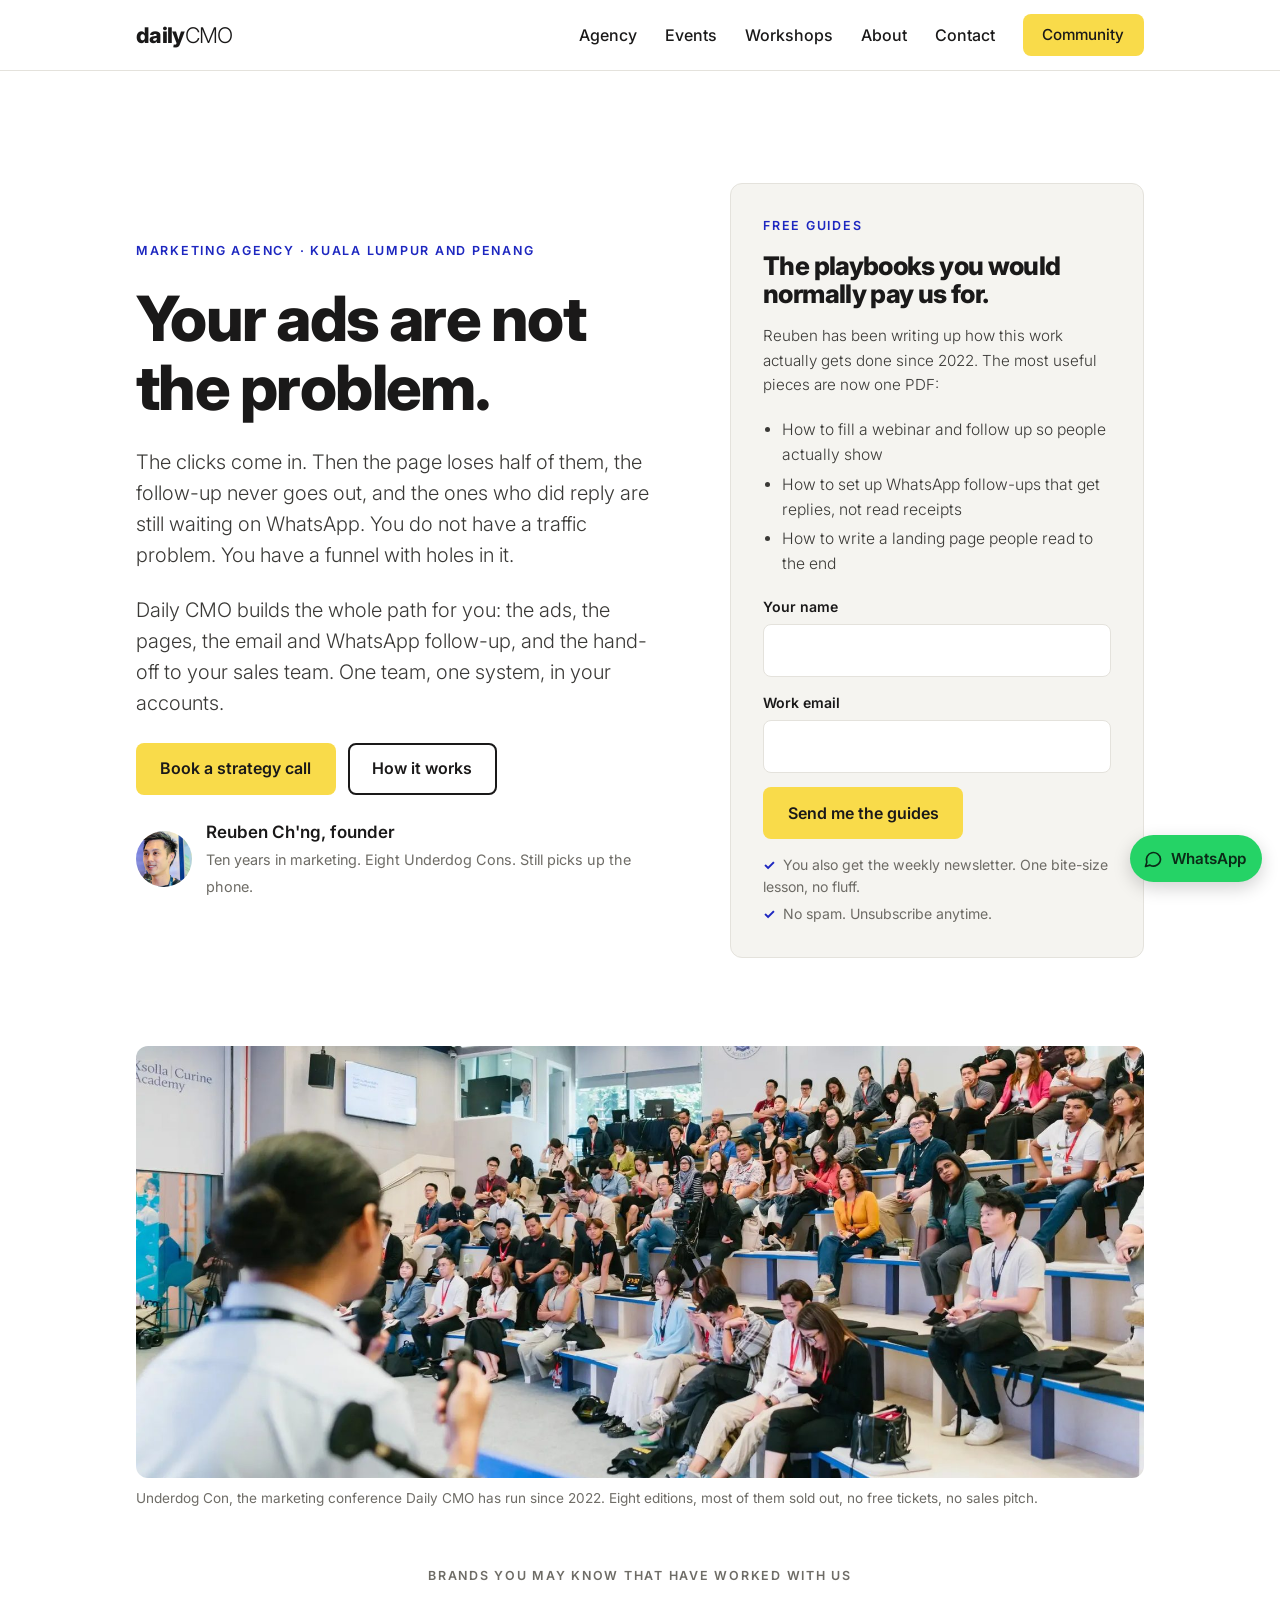
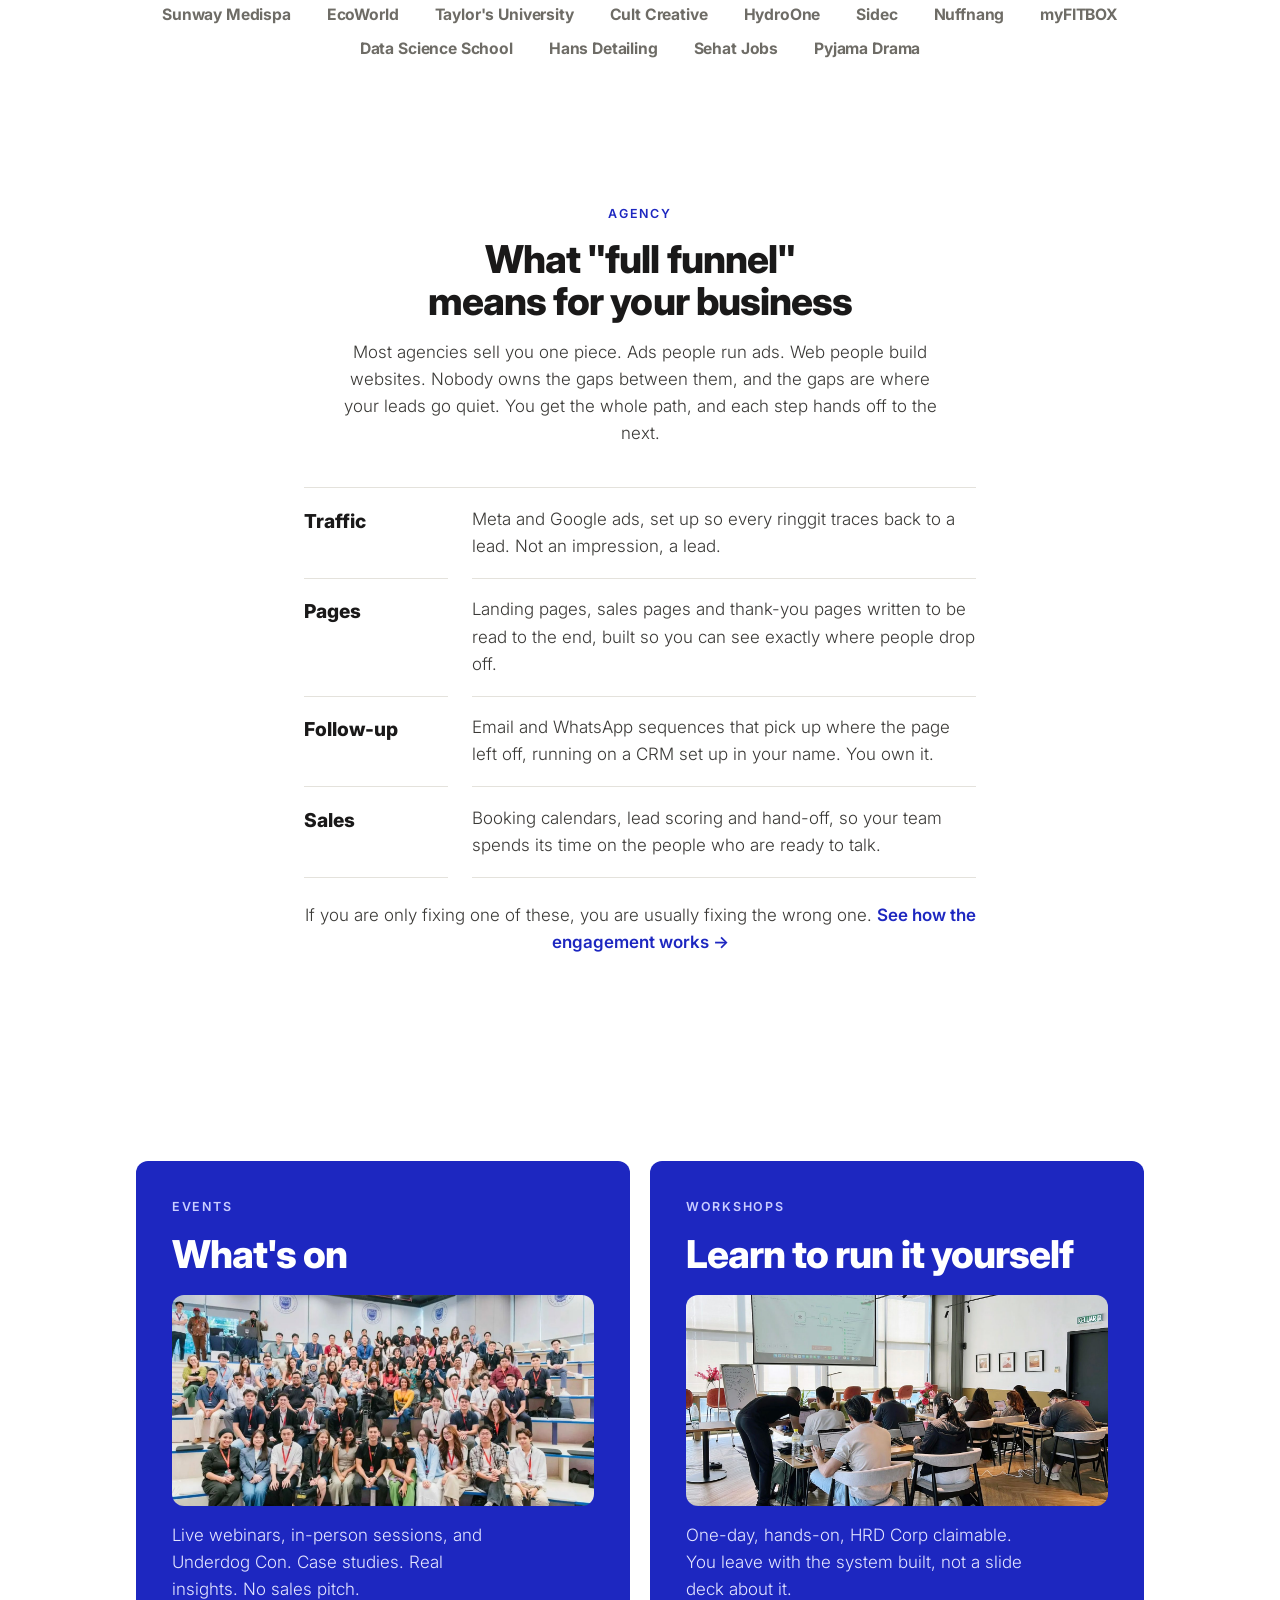
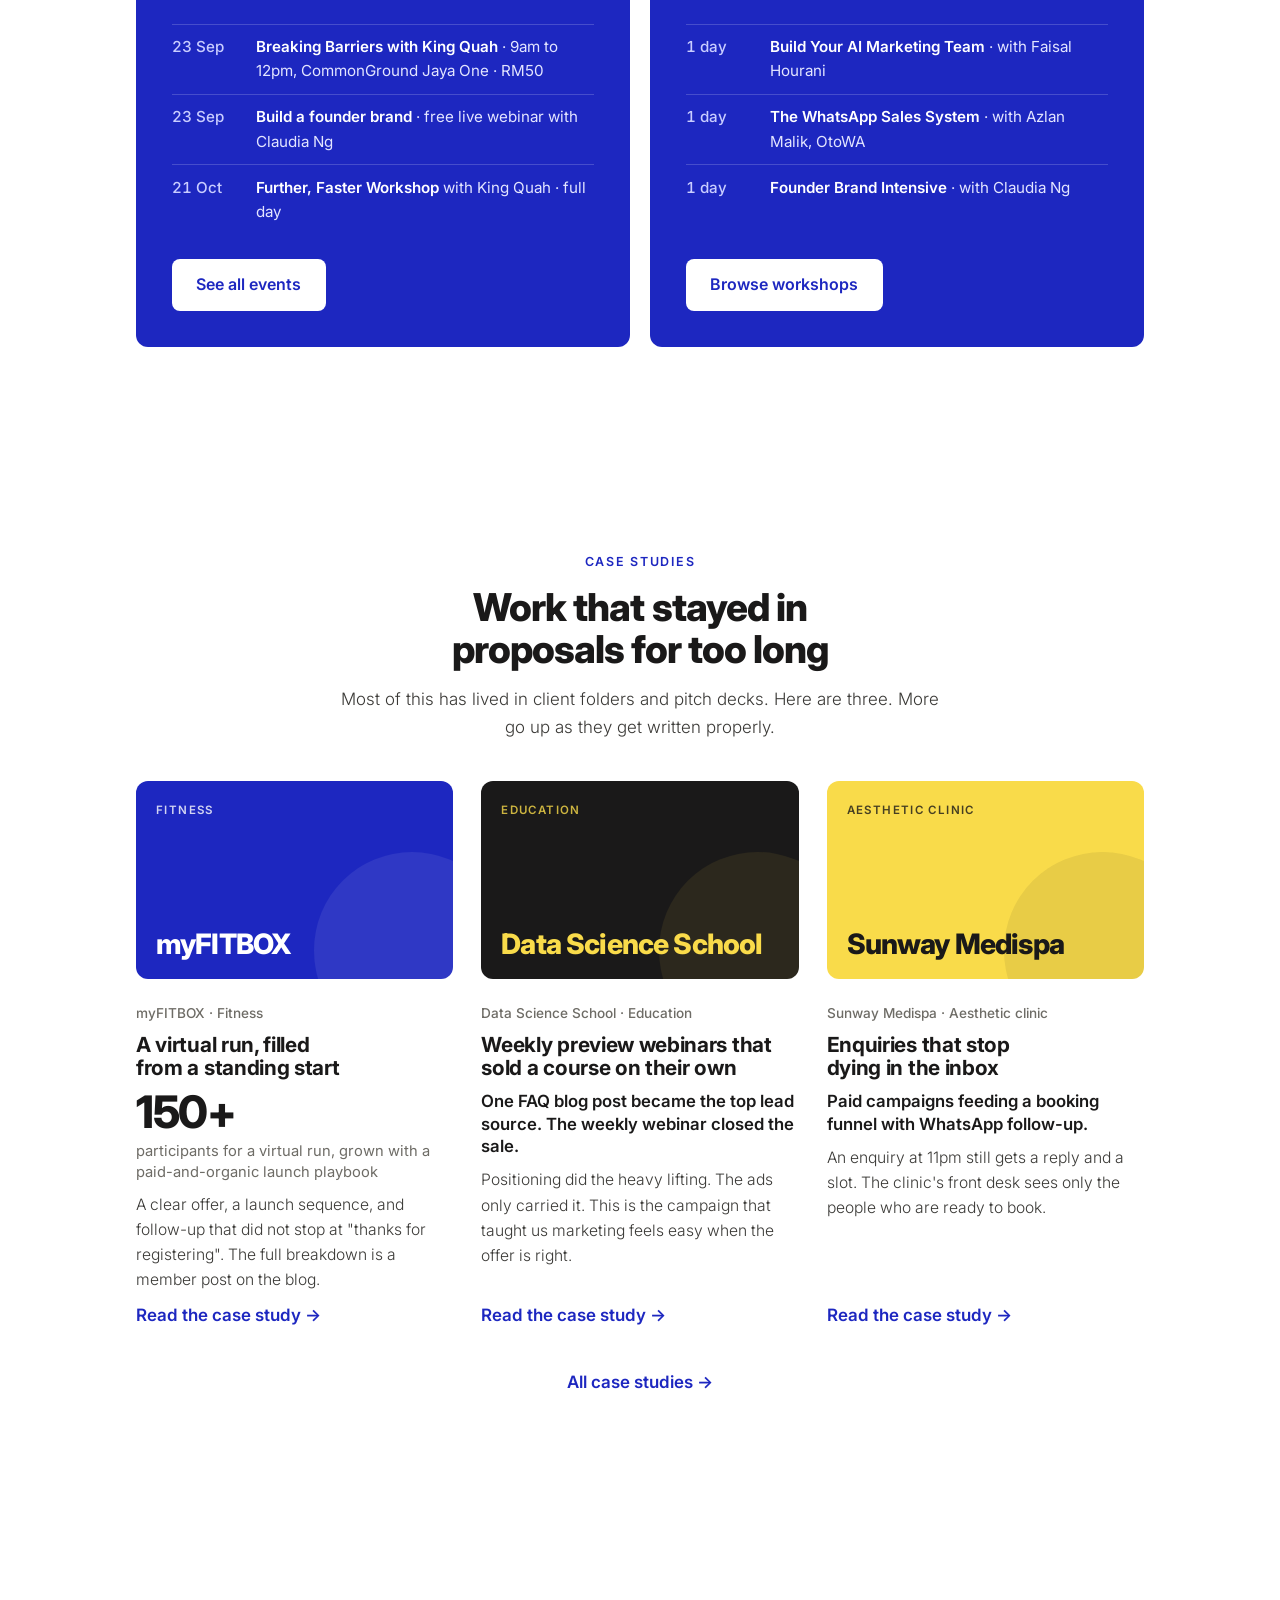
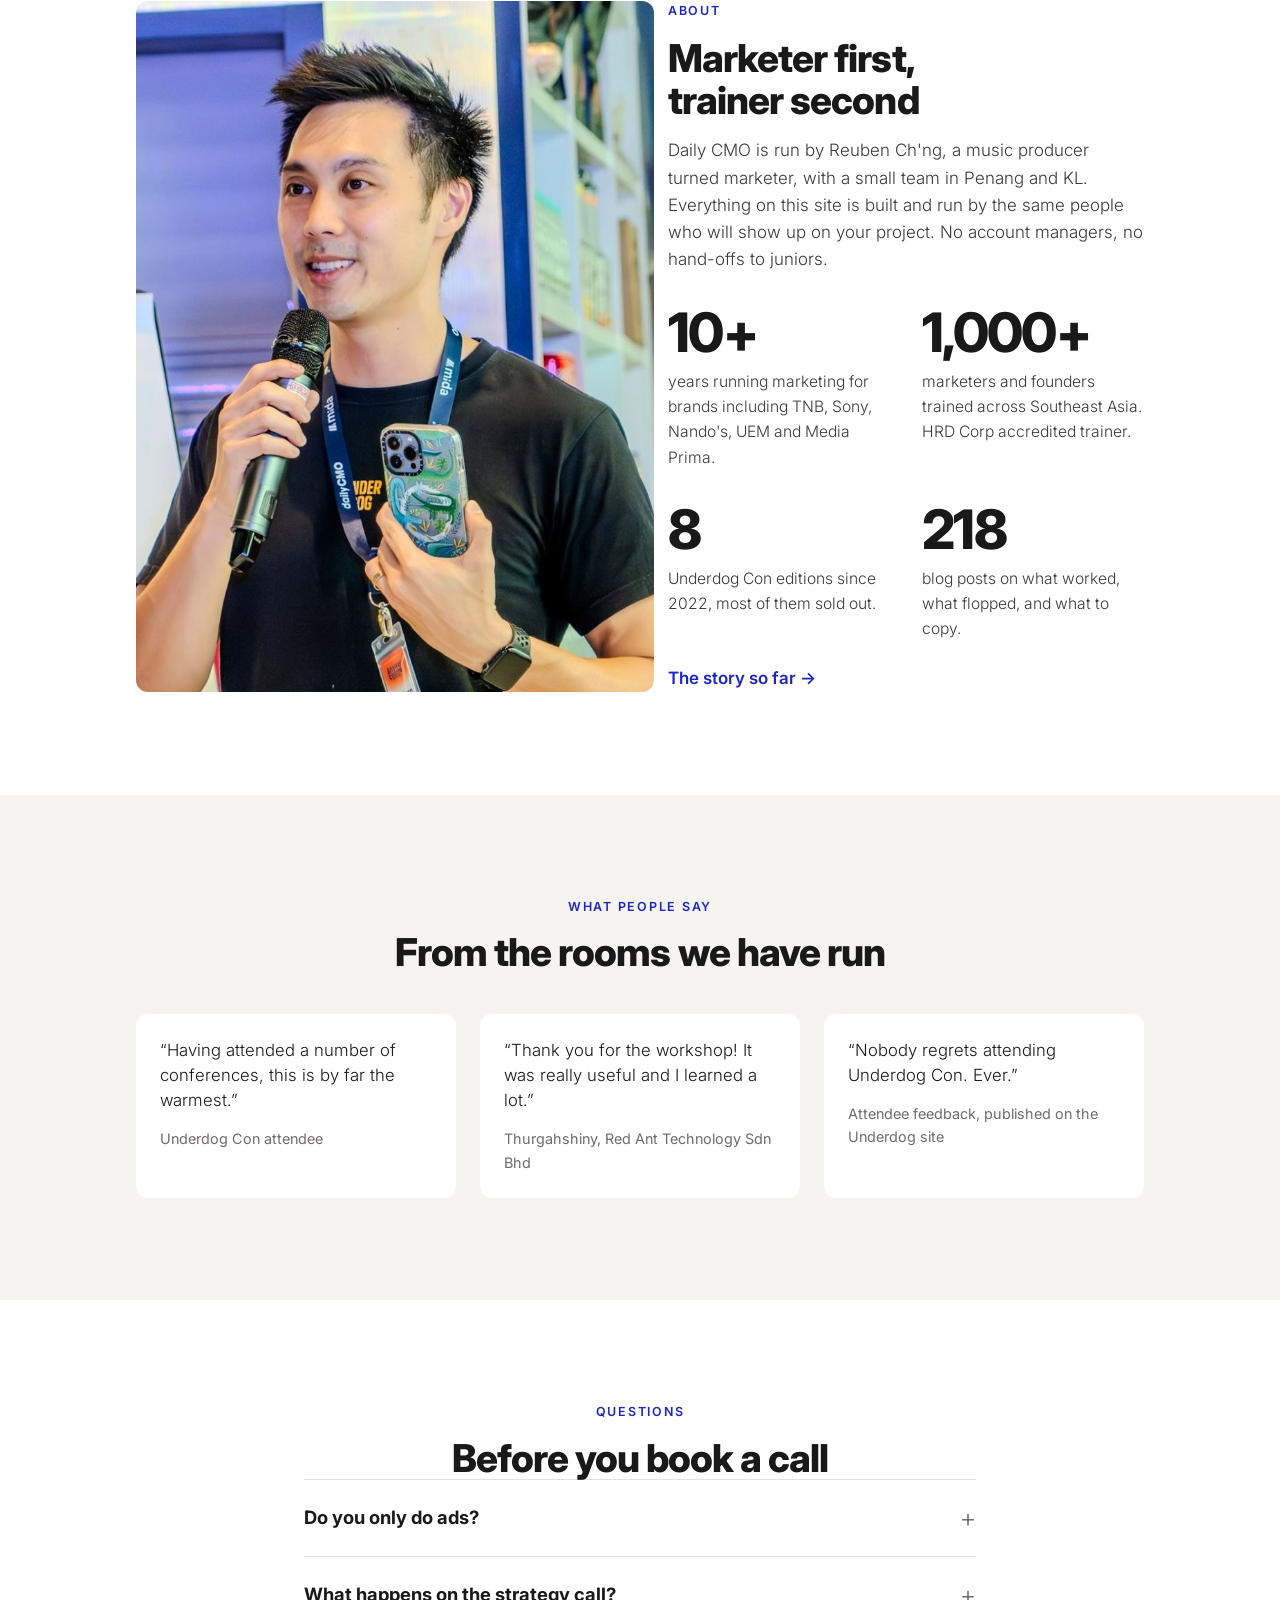
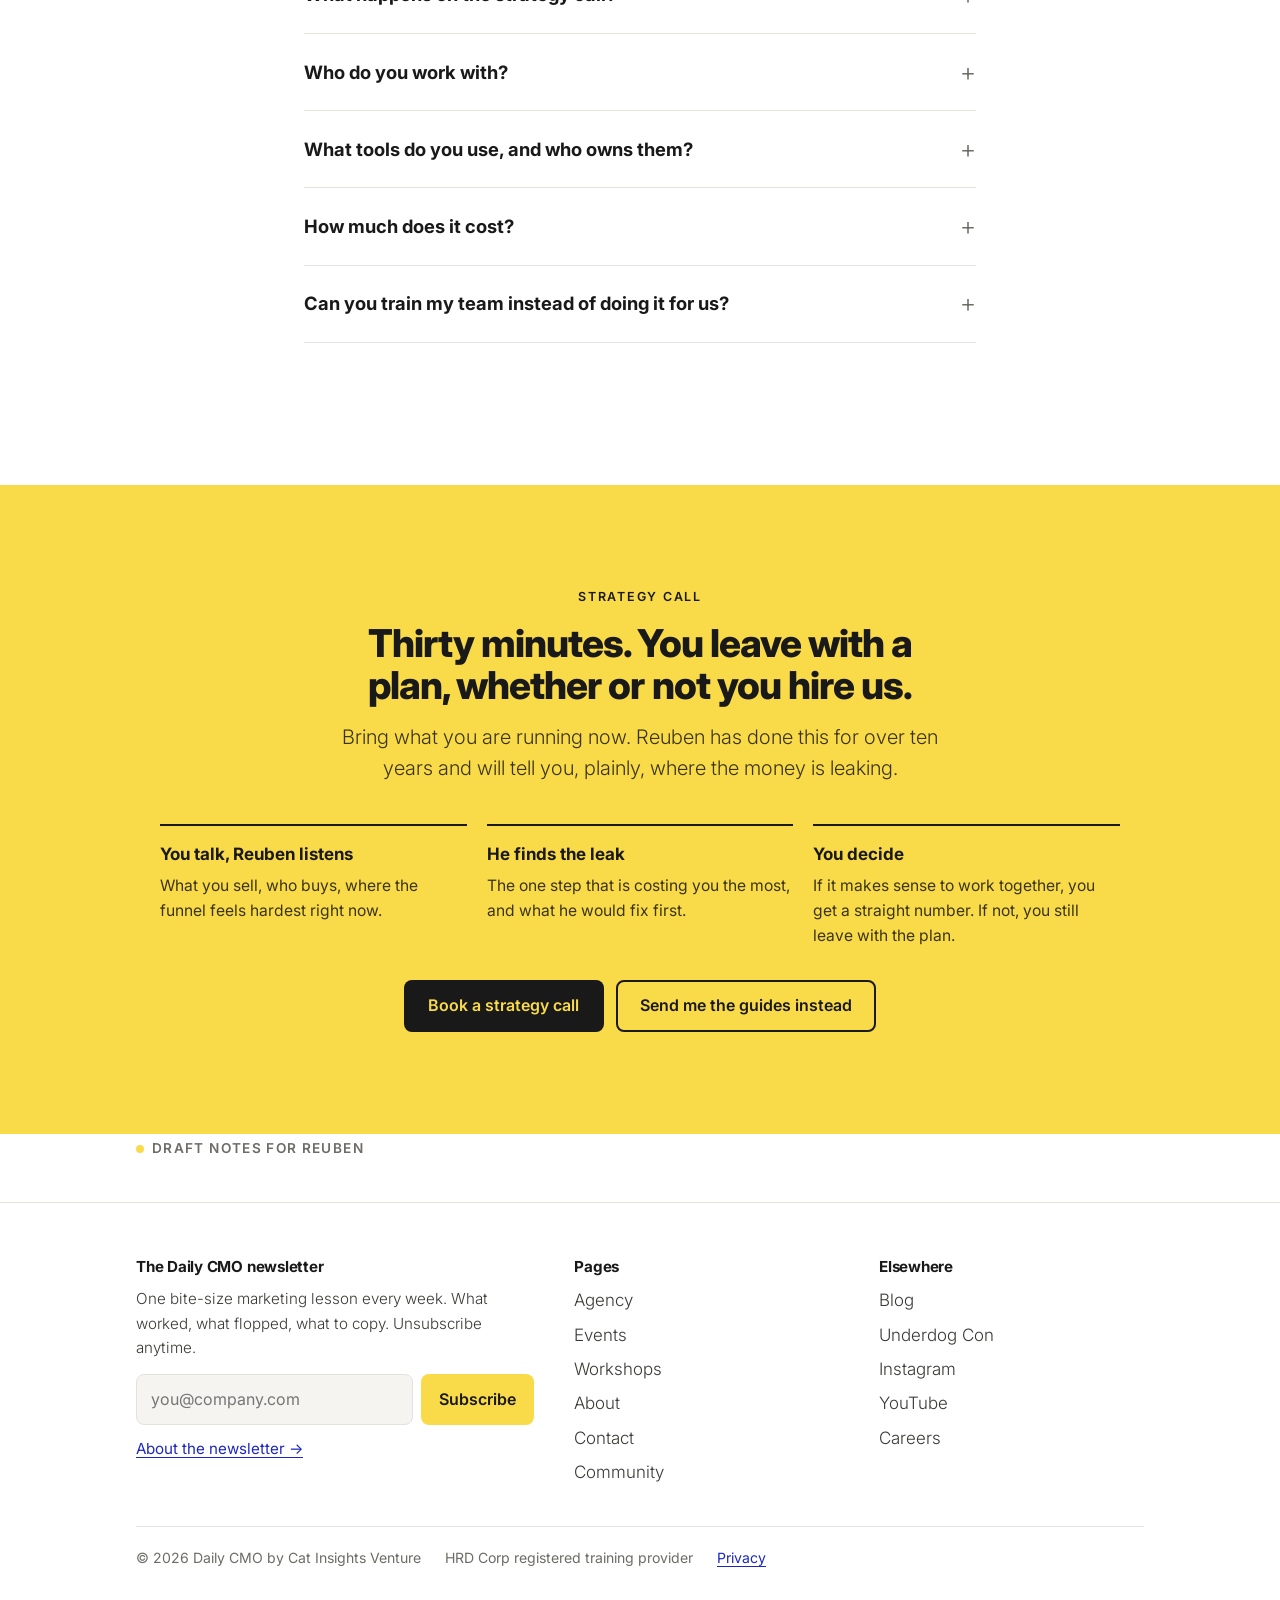
<file: index.html>
<!doctype html>
<html lang="en">
<head>
<meta charset="utf-8">
<meta name="viewport" content="width=device-width, initial-scale=1">
<title>Daily CMO | Full-funnel marketing agency, Malaysia</title>
<meta name="description" content="Daily CMO builds the whole path for you: ads, pages, email and WhatsApp follow-up, and the hand-off to sales. Workshops, Underdog Con and a weekly newsletter.">
<link rel="preconnect" href="https://fonts.googleapis.com"><link rel="preconnect" href="https://fonts.gstatic.com" crossorigin><link rel="stylesheet" href="https://fonts.googleapis.com/css2?family=Inter:wght@300;400;500;600;800&display=swap">
<link rel="stylesheet" href="assets/site.css">
</head>
<body>
<header class="nav">
  <div class="wrap nav-inner">
    <a class="brand" href="index.html" aria-label="Daily CMO home">daily<span>CMO</span></a>
    <button class="nav-toggle" id="navToggle" aria-expanded="false" aria-controls="navLinks">Menu</button>
    <ul class="nav-links" id="navLinks"><li><a href="agency.html">Agency</a></li><li><a href="events.html">Events</a></li><li><a href="workshops.html">Workshops</a></li><li><a href="about.html">About</a></li><li><a href="contact.html">Contact</a></li><li><a class="btn btn-yellow" href="https://app.dailycmo.net/" target="_blank" rel="noopener">Community</a></li></ul>
  </div>
</header>
<main id="top">
<!-- ============ HERO + OPT-IN ============ -->
<section class="hero">
  <div class="wrap hero-grid">
    <div class="stack">
      <span class="eyebrow" style="margin-bottom:0;">Marketing agency · Kuala Lumpur and Penang</span>
      <h1>Your ads are not the problem.</h1>
      <p class="lede">The clicks come in. Then the page loses half of them, the follow-up never goes out, and the ones who did reply are still waiting on WhatsApp. You do not have a traffic problem. You have a funnel with holes in it.</p>
      <p class="lede">Daily CMO builds the whole path for you: the ads, the pages, the email and WhatsApp follow-up, and the hand-off to your sales team. One team, one system, in your accounts.</p>
      <div class="actions">
        <a class="btn btn-yellow" href="#call">Book a strategy call</a>
        <a class="btn btn-outline" href="agency.html">How it works</a>
      </div>
      <div class="byline">
        <img class="avatar" src="assets/img/reuben-face.jpg" alt="Reuben Ch'ng">
        <div><b>Reuben Ch'ng, founder</b><span>Ten years in marketing. Eight Underdog Cons. Still picks up the phone.</span></div>
      </div>
    </div>

    <!-- Opt-in: name + email → PDF guides. Live build: GHL form. Zapier subscribes them to the
         newsletter, GHL redirects to thank-you.html (page 2). -->
    <div class="optin" id="guides">
      <div class="stack" style="gap:1rem;">
        <span class="eyebrow" style="margin-bottom:0;">Free guides</span>
        <h2>The playbooks you would normally pay us for.</h2>
        <p class="small light">Reuben has been writing up how this work actually gets done since 2022. The most useful pieces are now one PDF:</p>
        <ul>
          <li>How to fill a webinar and follow up so people actually show</li>
          <li>How to set up WhatsApp follow-ups that get replies, not read receipts</li>
          <li>How to write a landing page people read to the end</li>
        </ul>
        <form id="guideForm" novalidate>
          <div class="field">
            <label for="leadName">Your name</label>
            <input id="leadName" name="name" type="text" autocomplete="name" required>
          </div>
          <div class="field">
            <label for="leadEmail">Work email</label>
            <input id="leadEmail" name="email" type="email" autocomplete="email" required>
          </div>
          <button class="btn btn-yellow" type="submit">Send me the guides</button>
          <p class="small muted" id="formError" hidden>Add your name and a valid email and the guides will go out.</p>
          <div class="trust">
            <span>You also get the weekly newsletter. One bite-size lesson, no fluff.</span>
            <span>No spam. Unsubscribe anytime.</span>
          </div>
        </form>
      </div>
    </div>
  </div>
</section>

<!-- ============ PHOTO BAND ============ -->
<section class="photo-band">
  <div class="wrap">
    <div class="photo r-21x9"><img src="assets/img/underdog-hall.jpg" alt="A full lecture hall at Underdog Con" loading="lazy"></div>
    <p class="caption">Underdog Con, the marketing conference Daily CMO has run since 2022. Eight editions, most of them sold out, no free tickets, no sales pitch.</p>
  </div>
</section>

<!-- ============ LOGO STRIP ============ -->
<section class="logos">
  <div class="wrap">
    <span class="eyebrow" style="color:var(--muted);">Brands you may know that have worked with us</span>
    <div class="logo-row" aria-label="Client and partner list">
      <span>Sunway Medispa</span><span>EcoWorld</span><span>Taylor's University</span><span>Cult Creative</span><span>HydroOne</span><span>Sidec</span><span>Nuffnang</span><span>myFITBOX</span><span>Data Science School</span><span>Hans Detailing</span><span>Sehat Jobs</span><span>Pyjama Drama</span>
    </div>
  </div>
</section>

<!-- ============ AGENCY / FULL FUNNEL ============ -->
<section id="agency">
  <div class="wrap">
    <div class="reading">
      <span class="eyebrow">Agency</span>
      <h2>What "full funnel" means for your business</h2>
      <p class="light mt-1">Most agencies sell you one piece. Ads people run ads. Web people build websites. Nobody owns the gaps between them, and the gaps are where your leads go quiet. You get the whole path, and each step hands off to the next.</p>
    </div>
    <dl class="funnel reading">
      <dt>Traffic</dt>
      <dd>Meta and Google ads, set up so every ringgit traces back to a lead. Not an impression, a lead.</dd>
      <dt>Pages</dt>
      <dd>Landing pages, sales pages and thank-you pages written to be read to the end, built so you can see exactly where people drop off.</dd>
      <dt>Follow-up</dt>
      <dd>Email and WhatsApp sequences that pick up where the page left off, running on a CRM set up in your name. You own it.</dd>
      <dt>Sales</dt>
      <dd>Booking calendars, lead scoring and hand-off, so your team spends its time on the people who are ready to talk.</dd>
    </dl>
    <p class="reading light mt-2" style="margin-inline:auto; text-align:center;">If you are only fixing one of these, you are usually fixing the wrong one. <a class="link-arrow" href="agency.html">See how the engagement works →</a></p>
  </div>
</section>

<!-- ============ EVENTS + WORKSHOPS ============ -->
<section>
  <div class="wrap tiles">
    <div class="tile" id="events">
      <span class="eyebrow">Events</span>
      <h2>What's on</h2>
      <div class="tile-photo"><img src="assets/img/underdog-group-2026.jpg" alt="Underdog Content Con 2026 group photo" loading="lazy"></div>
      <p>Live webinars, in-person sessions, and Underdog Con. Case studies. Real insights. No sales pitch.</p>
      <ul>
        <li><span class="when">23 Sep</span><span><b>Breaking Barriers with King Quah</b> · 9am to 12pm, CommonGround Jaya One · RM50</span></li>
        <li><span class="when">23 Sep</span><span><b>Build a founder brand</b> · free live webinar with Claudia Ng</span></li>
        <li><span class="when">21 Oct</span><span><b>Further, Faster Workshop</b> with King Quah · full day</span></li>
      </ul>
      <a class="btn btn-white" href="events.html">See all events</a>
    </div>
    <div class="tile" id="workshops">
      <span class="eyebrow">Workshops</span>
      <h2>Learn to run it yourself</h2>
      <div class="tile-photo"><img src="assets/img/workshop-room.jpg" alt="A Daily CMO workshop in progress" loading="lazy"></div>
      <p>One-day, hands-on, HRD Corp claimable. You leave with the system built, not a slide deck about it.</p>
      <ul>
        <li><span class="when">1 day</span><span><b>Build Your AI Marketing Team</b> · with Faisal Hourani</span></li>
        <li><span class="when">1 day</span><span><b>The WhatsApp Sales System</b> · with Azlan Malik, OtoWA</span></li>
        <li><span class="when">1 day</span><span><b>Founder Brand Intensive</b> · with Claudia Ng</span></li>
      </ul>
      <a class="btn btn-white" href="workshops.html">Browse workshops</a>
    </div>
  </div>
</section>

<!-- ============ CASE STUDIES ============ -->
<section id="work">
  <div class="wrap">
    <div class="reading">
      <span class="eyebrow">Case studies</span>
      <h2>Work that stayed in proposals for too long</h2>
      <p class="light mt-1">Most of this has lived in client folders and pitch decks. Here are three. More go up as they get written properly.</p>
    </div>
    <div class="cases">
      <article class="case">
        <div class="case-cover c-blue"><span class="tag">Fitness</span><span class="mark">myFITBOX</span></div>
        <p class="who">myFITBOX · Fitness</p>
        <h3>A virtual run, filled from a standing start</h3>
        <div class="stat">150+<small>participants for a virtual run, grown with a paid-and-organic launch playbook</small></div>
        <p>A clear offer, a launch sequence, and follow-up that did not stop at "thanks for registering". The full breakdown is a member post on the blog.</p>
        <a class="link-arrow" href="https://blog.dailycmo.net/case-study-myfitbox/" target="_blank" rel="noopener">Read the case study →</a>
      </article>
      <article class="case">
        <div class="case-cover c-dark"><span class="tag">Education</span><span class="mark">Data Science School</span></div>
        <p class="who">Data Science School · Education</p>
        <h3>Weekly preview webinars that sold a course on their own</h3>
        <p class="result">One FAQ blog post became the top lead source. The weekly webinar closed the sale.</p>
        <p>Positioning did the heavy lifting. The ads only carried it. This is the campaign that taught us marketing feels easy when the offer is right.</p>
        <a class="link-arrow" href="agency.html#cases">Read the case study →</a>
      </article>
      <article class="case">
        <div class="case-cover c-yellow"><span class="tag">Aesthetic clinic</span><span class="mark">Sunway Medispa</span></div>
        <p class="who">Sunway Medispa · Aesthetic clinic</p>
        <h3>Enquiries that stop dying in the inbox</h3>
        <p class="result">Paid campaigns feeding a booking funnel with WhatsApp follow-up.</p>
        <p>An enquiry at 11pm still gets a reply and a slot. The clinic's front desk sees only the people who are ready to book.</p>
        <a class="link-arrow" href="agency.html#cases">Read the case study →</a>
      </article>
    </div>
    <p class="mt-3"><a class="link-arrow" href="agency.html#cases">All case studies →</a></p>
  </div>
</section>

<!-- ============ ABOUT / PROOF ============ -->
<section id="about">
  <div class="wrap two-col">
    <div class="photo r-3x4"><img src="assets/img/reuben-speaking-portrait.jpg" alt="Reuben Ch'ng speaking at an event" loading="lazy"></div>
    <div>
      <span class="eyebrow">About</span>
      <h2>Marketer first, trainer second</h2>
      <p class="light mt-1">Daily CMO is run by Reuben Ch'ng, a music producer turned marketer, with a small team in Penang and KL. Everything on this site is built and run by the same people who will show up on your project. No account managers, no hand-offs to juniors.</p>
      <div class="proof" style="grid-template-columns: 1fr 1fr; margin-top: 2rem;">
        <div><div class="num">10+</div><p>years running marketing for brands including TNB, Sony, Nando's, UEM and Media Prima.</p></div>
        <div><div class="num">1,000+</div><p>marketers and founders trained across Southeast Asia. HRD Corp accredited trainer.</p></div>
        <div><div class="num">8</div><p>Underdog Con editions since 2022, most of them sold out.</p></div>
        <div><div class="num">218</div><p>blog posts on what worked, what flopped, and what to copy.</p></div>
      </div>
      <p class="mt-2"><a class="link-arrow" href="about.html">The story so far →</a></p>
    </div>
  </div>
</section>

<!-- ============ TESTIMONIALS ============ -->
<section class="alt">
  <div class="wrap">
    <div class="reading">
      <span class="eyebrow">What people say</span>
      <h2>From the rooms we have run</h2>
    </div>
    <div class="quotes-grid">
      <figure>
        <blockquote>“Having attended a number of conferences, this is by far the warmest.”</blockquote>
        <figcaption>Underdog Con attendee</figcaption>
      </figure>
      <figure>
        <blockquote>“Thank you for the workshop! It was really useful and I learned a lot.”</blockquote>
        <figcaption>Thurgahshiny, Red Ant Technology Sdn Bhd</figcaption>
      </figure>
      <figure>
        <blockquote>“Nobody regrets attending Underdog Con. Ever.”</blockquote>
        <figcaption>Attendee feedback, published on the Underdog site</figcaption>
      </figure>
    </div>
  </div>
</section>

<!-- ============ FAQ ============ -->
<section>
  <div class="wrap">
    <div class="reading">
      <span class="eyebrow">Questions</span>
      <h2>Before you book a call</h2>
      <div class="faq">
        <details><summary>Do you only do ads?</summary><p>No. Ads are one of four pieces. If your page and follow-up are not ready, more ads just means paying more for leads that go cold. Usually the back half gets fixed first.</p></details>
        <details><summary>What happens on the strategy call?</summary><p>Thirty minutes with Reuben on Zoom. You walk him through what you are running. He tells you where he would start and roughly what it takes. No slides, no pressure. If it is not a fit, he will say so.</p></details>
        <details><summary>Who do you work with?</summary><p>Mostly founder-led companies and SMEs in Malaysia: clinics, schools and training providers, property, professional services, e-commerce. If your sale needs a conversation before someone pays, this is built for you.</p></details>
        <details><summary>What tools do you use, and who owns them?</summary><p>A CRM for pages, forms, email and WhatsApp automations, plus Meta and Google ads. Everything is set up in accounts under your name. If you ever leave, you keep all of it.</p></details>
        <details><summary>How much does it cost?</summary><p>It depends on how much of the funnel needs building versus fixing. Book the call and you get a straight number, not a range designed to get you on another call.</p></details>
        <details><summary>Can you train my team instead of doing it for us?</summary><p>Yes. That is what the workshops are for, and corporate seats are HRD Corp claimable. Some teams start with a workshop and hire Daily CMO later; some do it the other way round.</p></details>
      </div>
    </div>
  </div>
</section>

<!-- ============ YELLOW CTA BAND ============ -->
<section class="cta-band" id="call">
  <div class="wrap">
    <div class="reading">
      <span class="eyebrow">Strategy call</span>
      <h2>Thirty minutes. You leave with a plan, whether or not you hire us.</h2>
      <p class="lede mt-1">Bring what you are running now. Reuben has done this for over ten years and will tell you, plainly, where the money is leaking.</p>
    </div>
    <div class="steps">
      <div class="step"><b>You talk, Reuben listens</b><p>What you sell, who buys, where the funnel feels hardest right now.</p></div>
      <div class="step"><b>He finds the leak</b><p>The one step that is costing you the most, and what he would fix first.</p></div>
      <div class="step"><b>You decide</b><p>If it makes sense to work together, you get a straight number. If not, you still leave with the plan.</p></div>
    </div>
    <div class="cta-row">
      <a class="btn btn-dark" href="https://tidycal.com/reuben/strategy-call" target="_blank" rel="noopener">Book a strategy call</a>
      <a class="btn btn-outline" href="#guides">Send me the guides instead</a>
    </div>
  </div>
</section>

<div class="wrap notes">
  <details>
    <summary>Draft notes for Reuben</summary>
    <ul>
      <li><b>Copy</b> is a first draft in the Basecamp voice. Rewrite anything.</li>
      <li><b>Guides PDF</b>: the three bullets in the opt-in card are a guess at what you will include.</li>
      <li><b>Logo strip</b> is text until logo files are collected.</li>
      <li><b>Case studies</b>: only myFITBOX has a published number. Data Science School and Sunway Medispa need a headline result.</li>
      <li><b>Testimonial</b> is an Underdog quote. Swap for an agency client quote when one is approved.</li>
      <li><b>Buttons</b> are not wired. Opt-in goes to the thank-you page for preview only.</li>
    </ul>
  </details>
</div>
</main>
<footer id="site-footer">
  <div class="wrap">
    <div class="foot">
      <div>
        <h3>The Daily CMO newsletter</h3>
        <p class="small light">One bite-size marketing lesson every week. What worked, what flopped, what to copy. Unsubscribe anytime.</p>
        <form class="news-form" data-sim="footNewsThanks" novalidate>
          <label for="footNewsEmail" style="position:absolute;left:-9999px;">Email</label>
          <input id="footNewsEmail" type="email" placeholder="you@company.com" autocomplete="email">
          <button class="btn btn-yellow" type="submit">Subscribe</button>
        </form>
        <p class="small muted" id="footNewsThanks" hidden style="margin-top:0.5rem;">Subscribed. The next one lands this week.</p>
        <p class="small" style="margin-top:0.75rem;"><a href="newsletter.html">About the newsletter →</a></p>
      </div>
      <div>
        <h3>Pages</h3>
        <ul>
          <li><a href="agency.html">Agency</a></li>
          <li><a href="events.html">Events</a></li>
          <li><a href="workshops.html">Workshops</a></li>
          <li><a href="about.html">About</a></li>
          <li><a href="contact.html">Contact</a></li>
          <li><a href="https://app.dailycmo.net/" target="_blank" rel="noopener">Community</a></li>
        </ul>
      </div>
      <div>
        <h3>Elsewhere</h3>
        <ul>
          <li><a href="https://blog.dailycmo.net/" target="_blank" rel="noopener">Blog</a></li>
          <li><a href="https://underdog.dailycmo.net/" target="_blank" rel="noopener">Underdog Con</a></li>
          <li><a href="https://www.instagram.com/daily.cmo/" target="_blank" rel="noopener">Instagram</a></li>
          <li><a href="https://www.youtube.com/channel/UCx18APgUeI3Ecvn-slOfWSg" target="_blank" rel="noopener">YouTube</a></li>
          <li><a href="https://dailycmo.net/careers/">Careers</a></li>
        </ul>
      </div>
    </div>
    <div class="legal">
      <span>© 2026 Daily CMO by Cat Insights Venture</span>
      <span>HRD Corp registered training provider</span>
      <span><a href="#">Privacy</a></span>
    </div>
  </div>
</footer>
<a class="wa" href="https://wa.me/601647207281" target="_blank" rel="noopener" aria-label="Chat with us on WhatsApp">
  <svg viewBox="0 0 24 24" fill="none" stroke="currentColor" stroke-width="2" stroke-linecap="round" stroke-linejoin="round" aria-hidden="true"><path d="M21 12a8.5 8.5 0 0 1-12.6 7.4L3 21l1.6-5.2A8.5 8.5 0 1 1 21 12z"/></svg>
  WhatsApp
</a>
<script src="assets/site.js"></script>
</body>
</html>
</file>
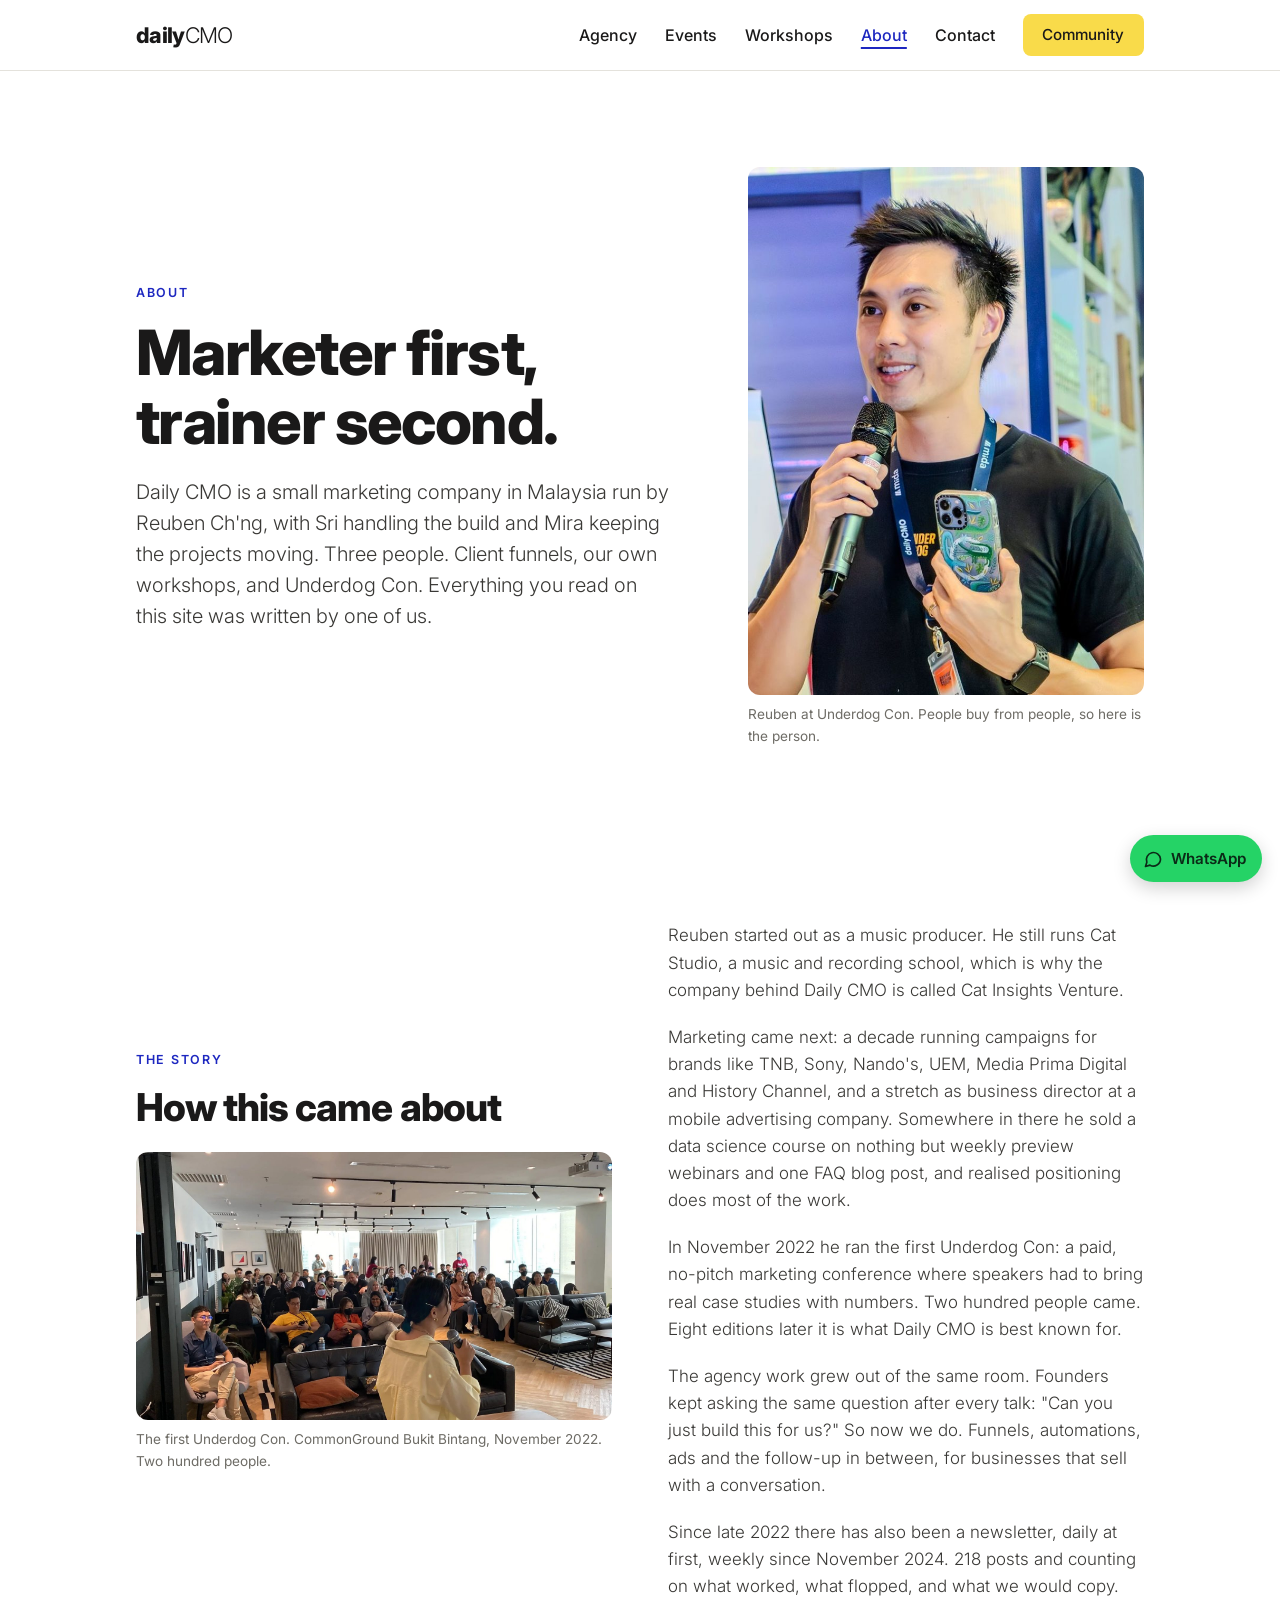
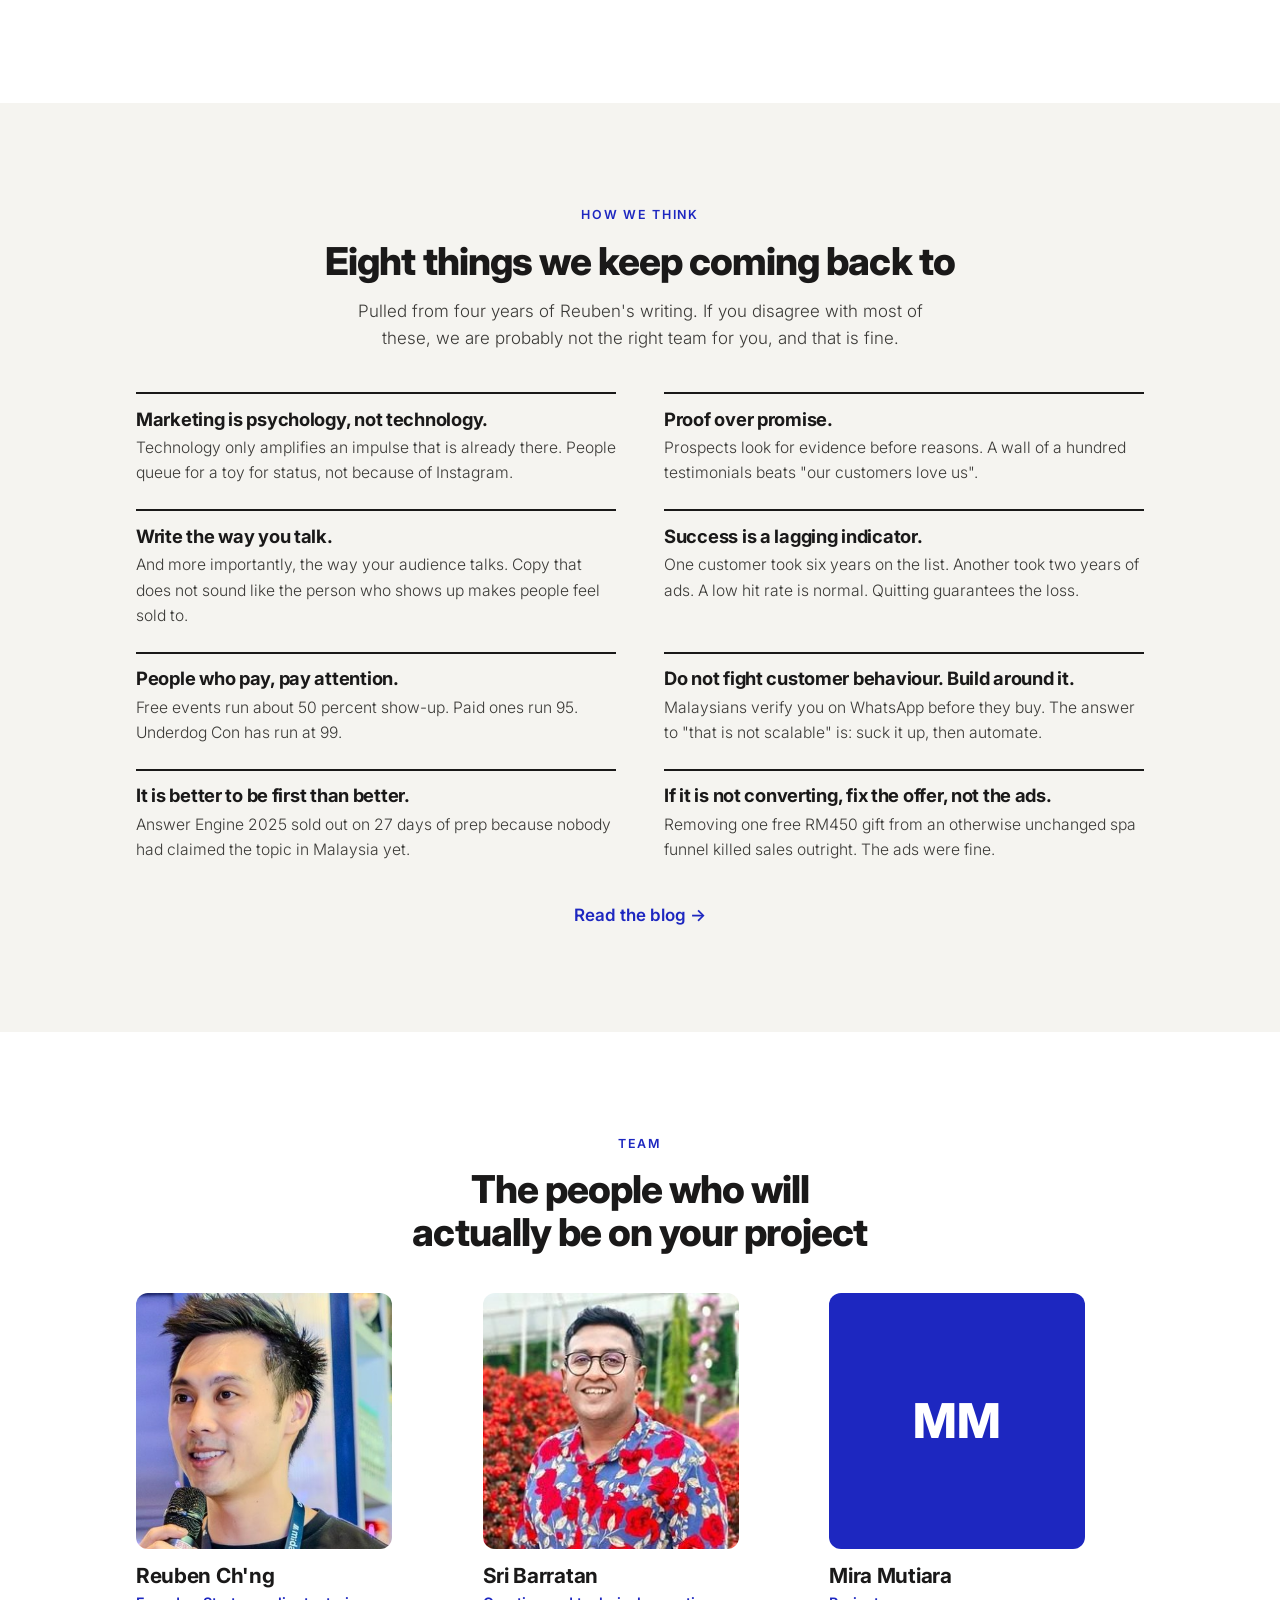
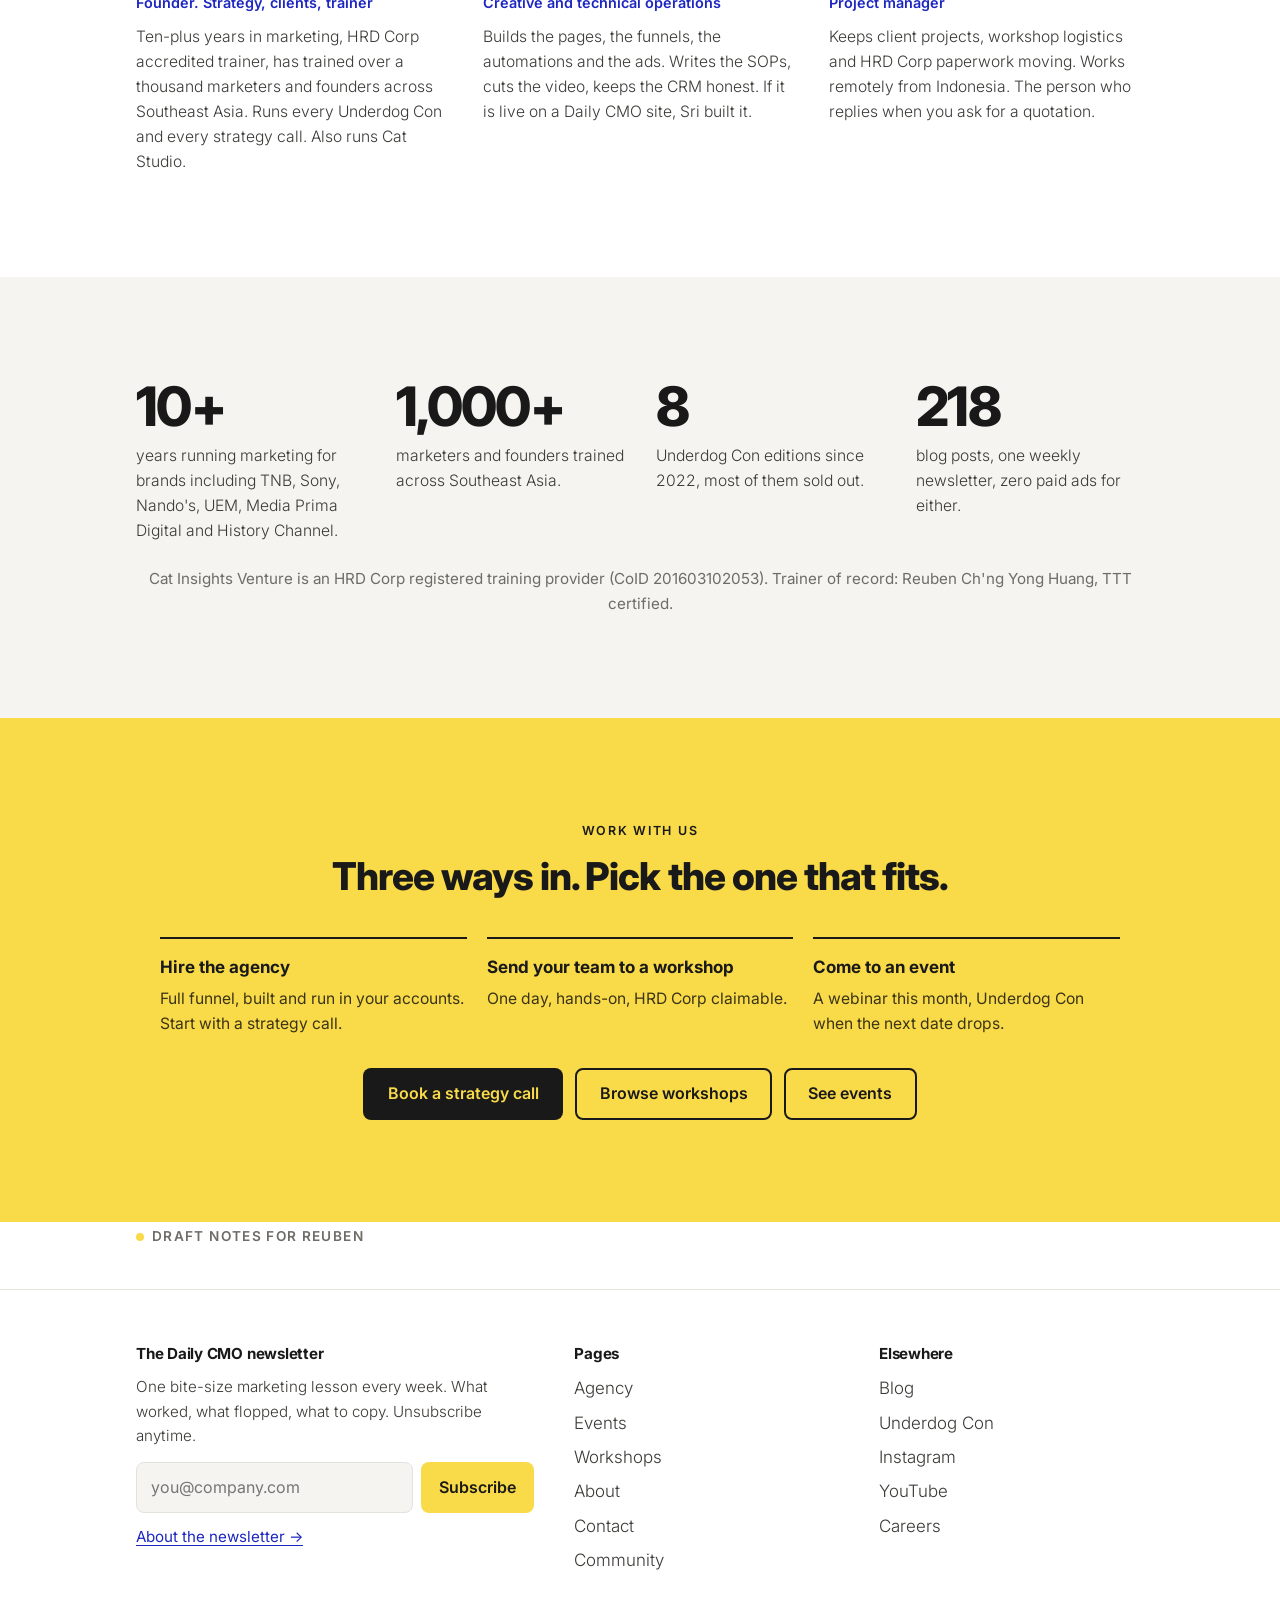
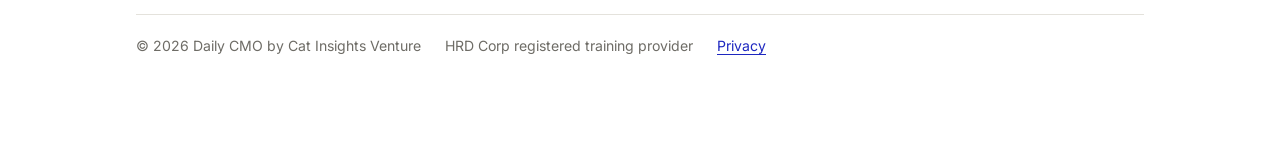
<file: about.html>
<!doctype html>
<html lang="en">
<head>
<meta charset="utf-8">
<meta name="viewport" content="width=device-width, initial-scale=1">
<title>About | Daily CMO</title>
<meta name="description" content="Who runs Daily CMO, how we think about marketing, and why the same people who build your funnel are the ones who show up.">
<link rel="preconnect" href="https://fonts.googleapis.com"><link rel="preconnect" href="https://fonts.gstatic.com" crossorigin><link rel="stylesheet" href="https://fonts.googleapis.com/css2?family=Inter:wght@300;400;500;600;800&display=swap">
<link rel="stylesheet" href="assets/site.css">
</head>
<body>
<header class="nav">
  <div class="wrap nav-inner">
    <a class="brand" href="index.html" aria-label="Daily CMO home">daily<span>CMO</span></a>
    <button class="nav-toggle" id="navToggle" aria-expanded="false" aria-controls="navLinks">Menu</button>
    <ul class="nav-links" id="navLinks"><li><a href="agency.html">Agency</a></li><li><a href="events.html">Events</a></li><li><a href="workshops.html">Workshops</a></li><li><a href="about.html" aria-current="page">About</a></li><li><a href="contact.html">Contact</a></li><li><a class="btn btn-yellow" href="https://app.dailycmo.net/" target="_blank" rel="noopener">Community</a></li></ul>
  </div>
</header>
<main id="top">
<section class="page-hero">
  <div class="wrap hero-photo">
    <div>
      <span class="eyebrow">About</span>
      <h1>Marketer first, trainer second.</h1>
      <p class="lede">Daily CMO is a small marketing company in Malaysia run by Reuben Ch'ng, with Sri handling the build and Mira keeping the projects moving. Three people. Client funnels, our own workshops, and Underdog Con. Everything you read on this site was written by one of us.</p>
    </div>
    <div>
      <div class="photo r-3x4"><img src="assets/img/reuben-speaking-portrait.jpg" alt="Reuben Ch'ng on stage" loading="lazy"></div>
      <p class="caption">Reuben at Underdog Con. People buy from people, so here is the person.</p>
    </div>
  </div>
</section>

<!-- Story -->
<section>
  <div class="wrap two-col">
    <div>
      <span class="eyebrow">The story</span>
      <h2>How this came about</h2>
      <div class="photo r-16x9 mt-2"><img src="assets/img/underdog-2022.jpg" alt="The first Underdog Con, November 2022" loading="lazy"></div>
      <p class="caption">The first Underdog Con. CommonGround Bukit Bintang, November 2022. Two hundred people.</p>
    </div>
    <div class="stack light">
      <p>Reuben started out as a music producer. He still runs Cat Studio, a music and recording school, which is why the company behind Daily CMO is called Cat Insights Venture.</p>
      <p>Marketing came next: a decade running campaigns for brands like TNB, Sony, Nando's, UEM, Media Prima Digital and History Channel, and a stretch as business director at a mobile advertising company. Somewhere in there he sold a data science course on nothing but weekly preview webinars and one FAQ blog post, and realised positioning does most of the work.</p>
      <p>In November 2022 he ran the first Underdog Con: a paid, no-pitch marketing conference where speakers had to bring real case studies with numbers. Two hundred people came. Eight editions later it is what Daily CMO is best known for.</p>
      <p>The agency work grew out of the same room. Founders kept asking the same question after every talk: "Can you just build this for us?" So now we do. Funnels, automations, ads and the follow-up in between, for businesses that sell with a conversation.</p>
      <p>Since late 2022 there has also been a newsletter, daily at first, weekly since November 2024. 218 posts and counting on what worked, what flopped, and what we would copy.</p>
    </div>
  </div>
</section>

<!-- How we think -->
<section class="alt">
  <div class="wrap">
    <div class="reading">
      <span class="eyebrow">How we think</span>
      <h2>Eight things we keep coming back to</h2>
      <p class="light mt-1">Pulled from four years of Reuben's writing. If you disagree with most of these, we are probably not the right team for you, and that is fine.</p>
    </div>
    <div class="principles">
      <div><h3>Marketing is psychology, not technology.</h3><p>Technology only amplifies an impulse that is already there. People queue for a toy for status, not because of Instagram.</p></div>
      <div><h3>Proof over promise.</h3><p>Prospects look for evidence before reasons. A wall of a hundred testimonials beats "our customers love us".</p></div>
      <div><h3>Write the way you talk.</h3><p>And more importantly, the way your audience talks. Copy that does not sound like the person who shows up makes people feel sold to.</p></div>
      <div><h3>Success is a lagging indicator.</h3><p>One customer took six years on the list. Another took two years of ads. A low hit rate is normal. Quitting guarantees the loss.</p></div>
      <div><h3>People who pay, pay attention.</h3><p>Free events run about 50 percent show-up. Paid ones run 95. Underdog Con has run at 99.</p></div>
      <div><h3>Do not fight customer behaviour. Build around it.</h3><p>Malaysians verify you on WhatsApp before they buy. The answer to "that is not scalable" is: suck it up, then automate.</p></div>
      <div><h3>It is better to be first than better.</h3><p>Answer Engine 2025 sold out on 27 days of prep because nobody had claimed the topic in Malaysia yet.</p></div>
      <div><h3>If it is not converting, fix the offer, not the ads.</h3><p>Removing one free RM450 gift from an otherwise unchanged spa funnel killed sales outright. The ads were fine.</p></div>
    </div>
    <p class="mt-3"><a class="link-arrow" href="https://blog.dailycmo.net/" target="_blank" rel="noopener">Read the blog →</a></p>
  </div>
</section>

<!-- Team -->
<section>
  <div class="wrap">
    <div class="reading">
      <span class="eyebrow">Team</span>
      <h2>The people who will actually be on your project</h2>
    </div>
    <div class="team">
      <div class="member">
        <div class="photo r-1x1" style="max-width:16rem;"><img src="assets/img/reuben-face.jpg" alt="Reuben Ch'ng"></div>
        <h3>Reuben Ch'ng</h3>
        <p class="role">Founder. Strategy, clients, trainer</p>
        <p>Ten-plus years in marketing, HRD Corp accredited trainer, has trained over a thousand marketers and founders across Southeast Asia. Runs every Underdog Con and every strategy call. Also runs Cat Studio.</p>
      </div>
      <div class="member">
        <div class="photo r-1x1" style="max-width:16rem;"><img src="assets/img/sri-headshot.jpg" alt="Sri Barratan"></div>
        <h3>Sri Barratan</h3>
        <p class="role">Creative and technical operations</p>
        <p>Builds the pages, the funnels, the automations and the ads. Writes the SOPs, cuts the video, keeps the CRM honest. If it is live on a Daily CMO site, Sri built it.</p>
      </div>
      <div class="member">
        <div class="photo r-1x1" style="max-width:16rem; display:flex; align-items:center; justify-content:center; background:var(--blue); color:#fff; font-weight:800; font-size:3rem;">MM</div>
        <h3>Mira Mutiara</h3>
        <p class="role">Project manager</p>
        <p>Keeps client projects, workshop logistics and HRD Corp paperwork moving. Works remotely from Indonesia. The person who replies when you ask for a quotation.</p>
      </div>
    </div>
  </div>
</section>

<!-- Numbers -->
<section class="alt">
  <div class="wrap">
    <div class="proof" style="margin-top:0;">
      <div><div class="num">10+</div><p>years running marketing for brands including TNB, Sony, Nando's, UEM, Media Prima Digital and History Channel.</p></div>
      <div><div class="num">1,000+</div><p>marketers and founders trained across Southeast Asia.</p></div>
      <div><div class="num">8</div><p>Underdog Con editions since 2022, most of them sold out.</p></div>
      <div><div class="num">218</div><p>blog posts, one weekly newsletter, zero paid ads for either.</p></div>
    </div>
    <p class="small muted mt-2">Cat Insights Venture is an HRD Corp registered training provider (CoID 201603102053). Trainer of record: Reuben Ch'ng Yong Huang, TTT certified.</p>
  </div>
</section>

<section class="cta-band">
  <div class="wrap">
    <div class="reading">
      <span class="eyebrow">Work with us</span>
      <h2>Three ways in. Pick the one that fits.</h2>
    </div>
    <div class="steps">
      <div class="step"><b>Hire the agency</b><p>Full funnel, built and run in your accounts. Start with a strategy call.</p></div>
      <div class="step"><b>Send your team to a workshop</b><p>One day, hands-on, HRD Corp claimable.</p></div>
      <div class="step"><b>Come to an event</b><p>A webinar this month, Underdog Con when the next date drops.</p></div>
    </div>
    <div class="cta-row">
      <a class="btn btn-dark" href="https://tidycal.com/reuben/strategy-call" target="_blank" rel="noopener">Book a strategy call</a>
      <a class="btn btn-outline" href="workshops.html">Browse workshops</a>
      <a class="btn btn-outline" href="events.html">See events</a>
    </div>
  </div>
</section>

<div class="wrap notes">
  <details>
    <summary>Draft notes for Reuben</summary>
    <ul>
      <li><b>The story</b> is my draft from the blog and old bios. You said you would write this yourself. Treat it as a structure to react to.</li>
      <li><b>Reuben photos</b> are the Underdog lanyard shot from the WhatsApp workshop page. A newer proper headshot would help here and on the homepage.</li>
      <li><b>Mira</b> has initials until we get a photo.</li>
      <li><b>Team bios</b> are one paragraph each. Rewrite in your words.</li>
    </ul>
  </details>
</div>
</main>
<footer id="site-footer">
  <div class="wrap">
    <div class="foot">
      <div>
        <h3>The Daily CMO newsletter</h3>
        <p class="small light">One bite-size marketing lesson every week. What worked, what flopped, what to copy. Unsubscribe anytime.</p>
        <form class="news-form" data-sim="footNewsThanks" novalidate>
          <label for="footNewsEmail" style="position:absolute;left:-9999px;">Email</label>
          <input id="footNewsEmail" type="email" placeholder="you@company.com" autocomplete="email">
          <button class="btn btn-yellow" type="submit">Subscribe</button>
        </form>
        <p class="small muted" id="footNewsThanks" hidden style="margin-top:0.5rem;">Subscribed. The next one lands this week.</p>
        <p class="small" style="margin-top:0.75rem;"><a href="newsletter.html">About the newsletter →</a></p>
      </div>
      <div>
        <h3>Pages</h3>
        <ul>
          <li><a href="agency.html">Agency</a></li>
          <li><a href="events.html">Events</a></li>
          <li><a href="workshops.html">Workshops</a></li>
          <li><a href="about.html">About</a></li>
          <li><a href="contact.html">Contact</a></li>
          <li><a href="https://app.dailycmo.net/" target="_blank" rel="noopener">Community</a></li>
        </ul>
      </div>
      <div>
        <h3>Elsewhere</h3>
        <ul>
          <li><a href="https://blog.dailycmo.net/" target="_blank" rel="noopener">Blog</a></li>
          <li><a href="https://underdog.dailycmo.net/" target="_blank" rel="noopener">Underdog Con</a></li>
          <li><a href="https://www.instagram.com/daily.cmo/" target="_blank" rel="noopener">Instagram</a></li>
          <li><a href="https://www.youtube.com/channel/UCx18APgUeI3Ecvn-slOfWSg" target="_blank" rel="noopener">YouTube</a></li>
          <li><a href="https://dailycmo.net/careers/">Careers</a></li>
        </ul>
      </div>
    </div>
    <div class="legal">
      <span>© 2026 Daily CMO by Cat Insights Venture</span>
      <span>HRD Corp registered training provider</span>
      <span><a href="#">Privacy</a></span>
    </div>
  </div>
</footer>
<a class="wa" href="https://wa.me/601647207281" target="_blank" rel="noopener" aria-label="Chat with us on WhatsApp">
  <svg viewBox="0 0 24 24" fill="none" stroke="currentColor" stroke-width="2" stroke-linecap="round" stroke-linejoin="round" aria-hidden="true"><path d="M21 12a8.5 8.5 0 0 1-12.6 7.4L3 21l1.6-5.2A8.5 8.5 0 1 1 21 12z"/></svg>
  WhatsApp
</a>
<script src="assets/site.js"></script>
</body>
</html>
</file>
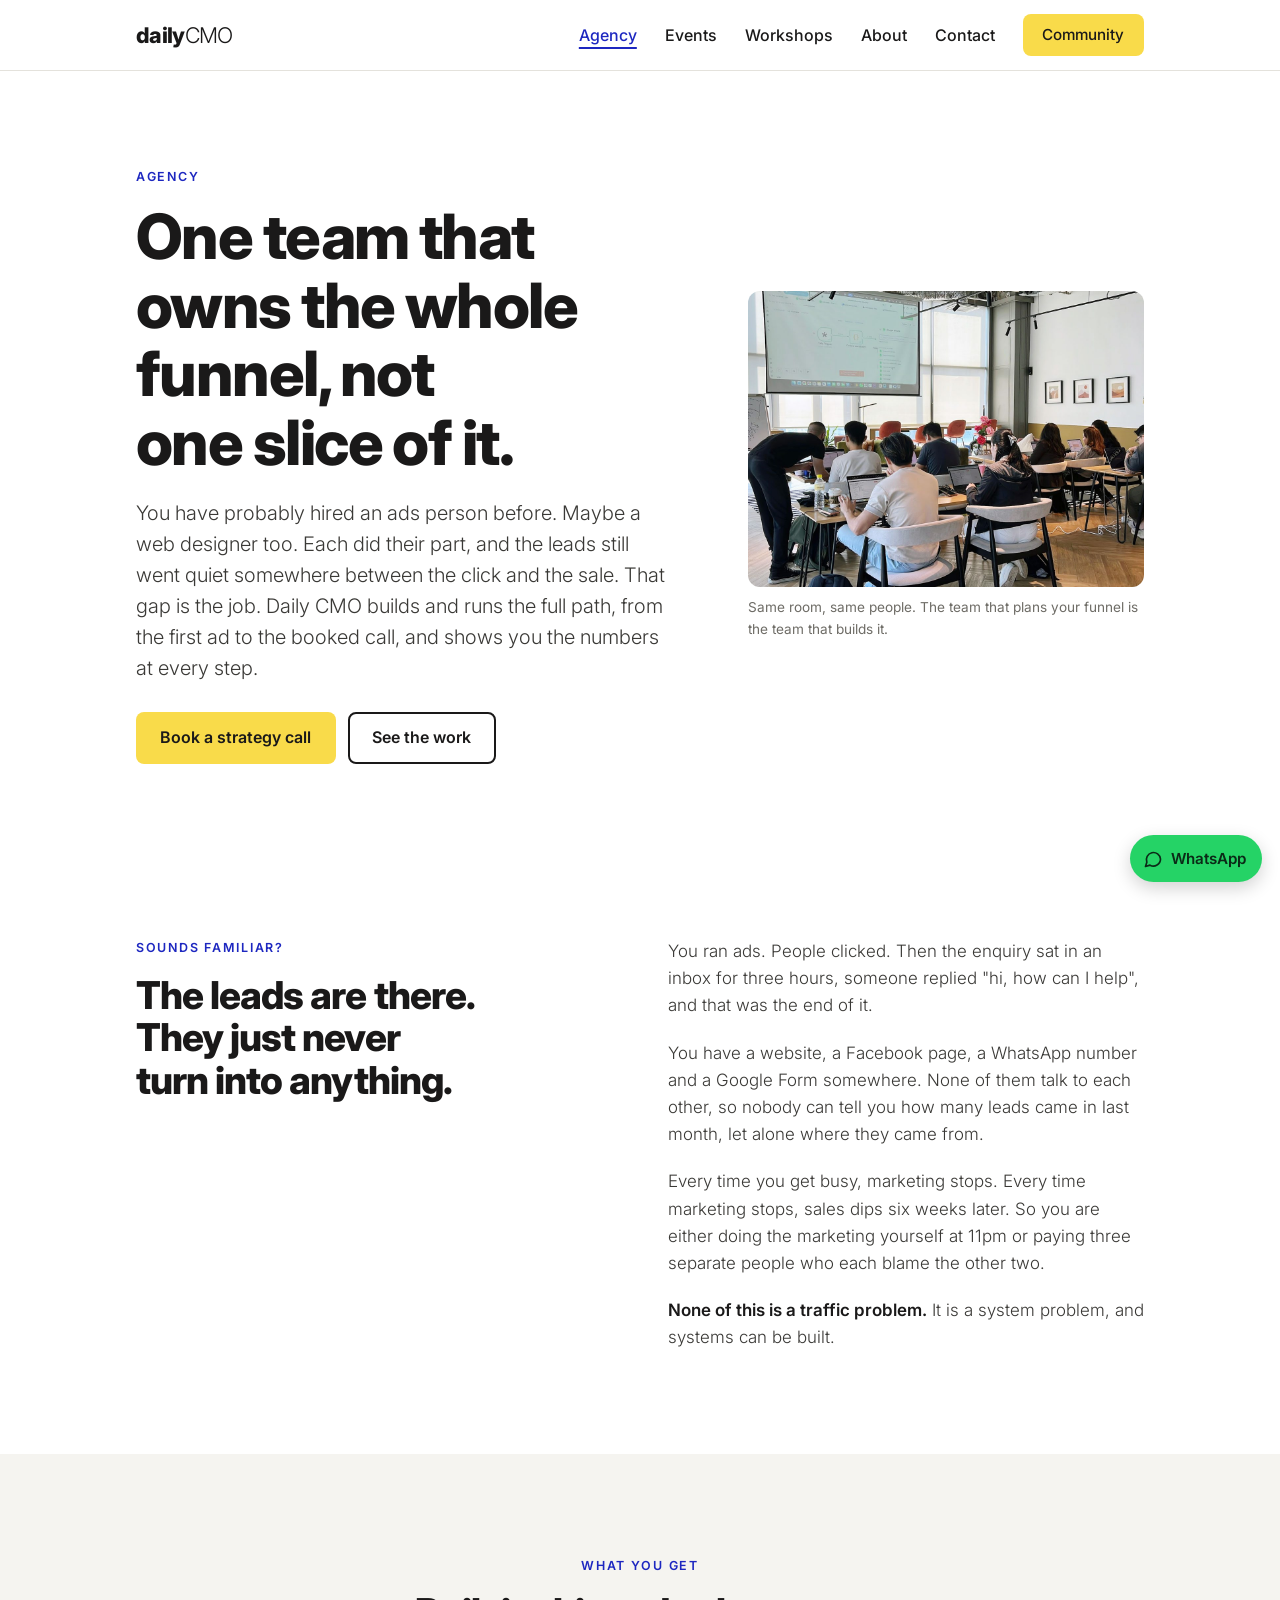
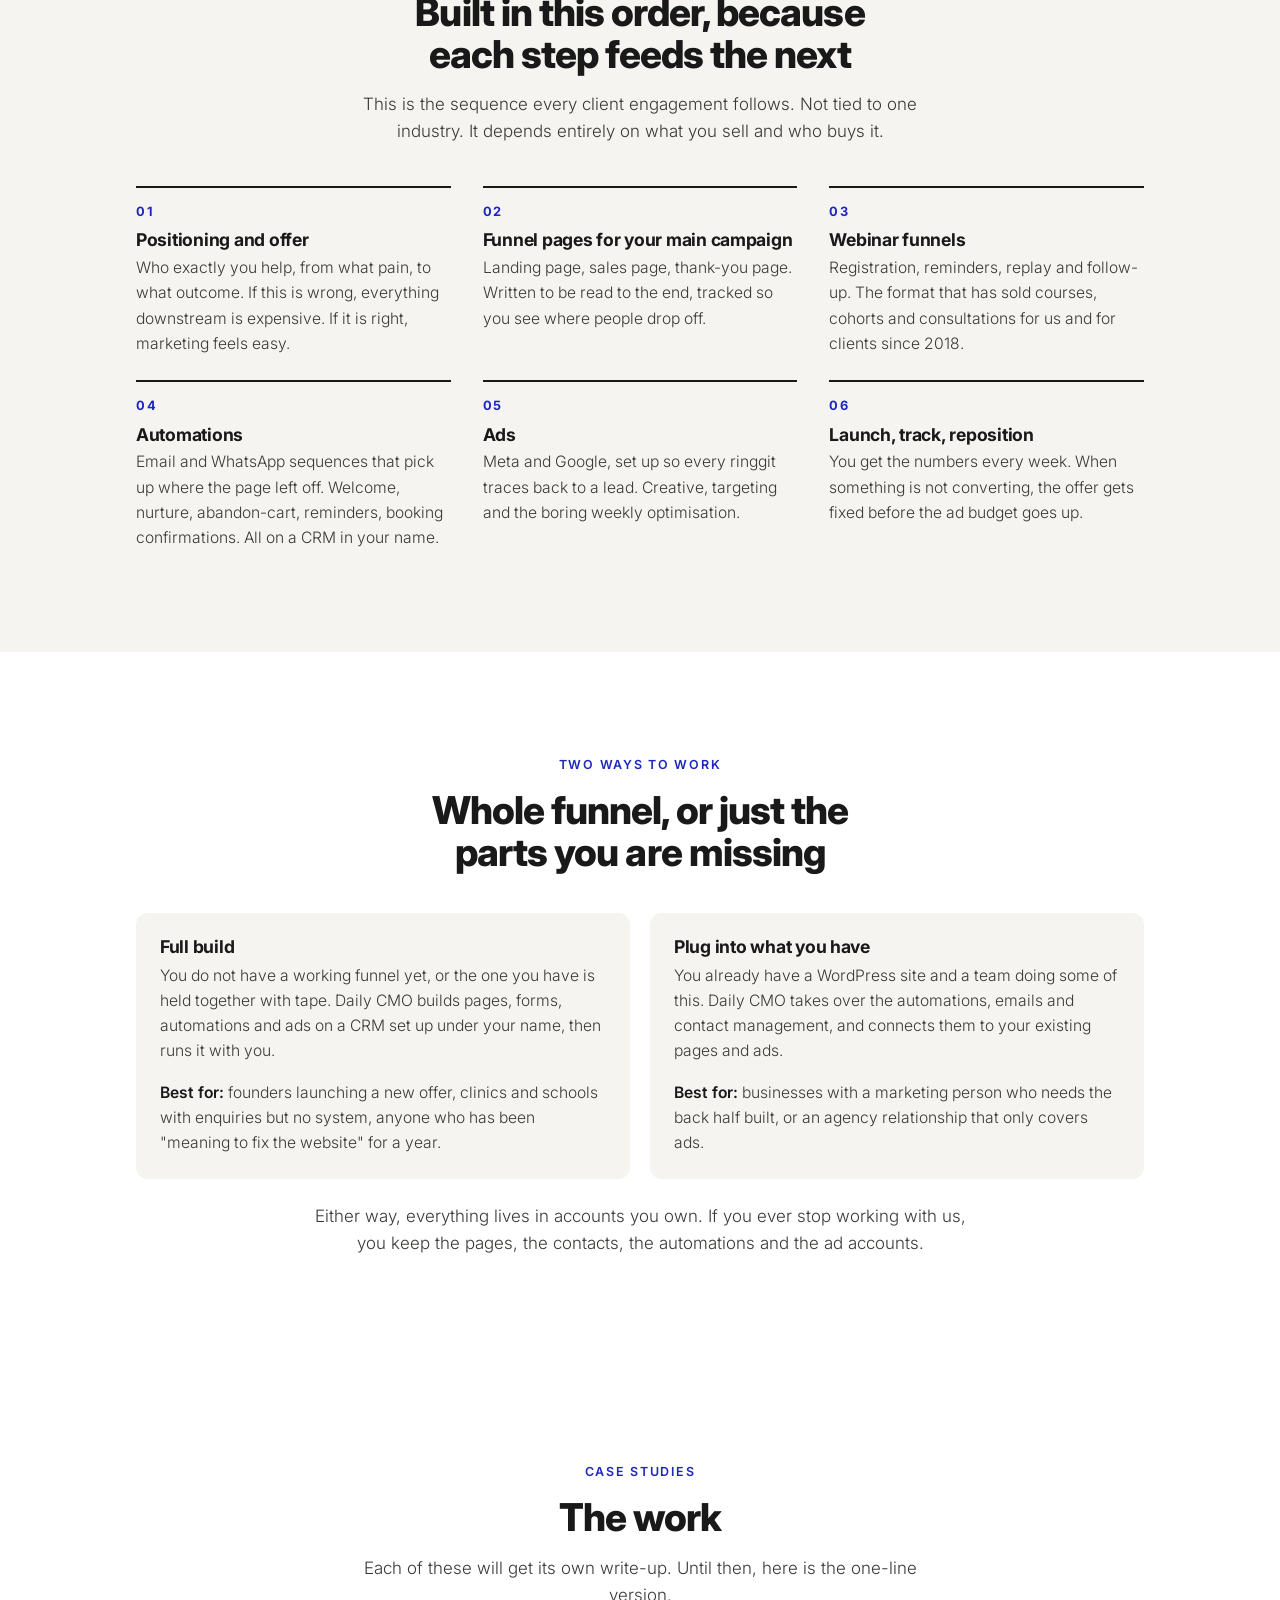
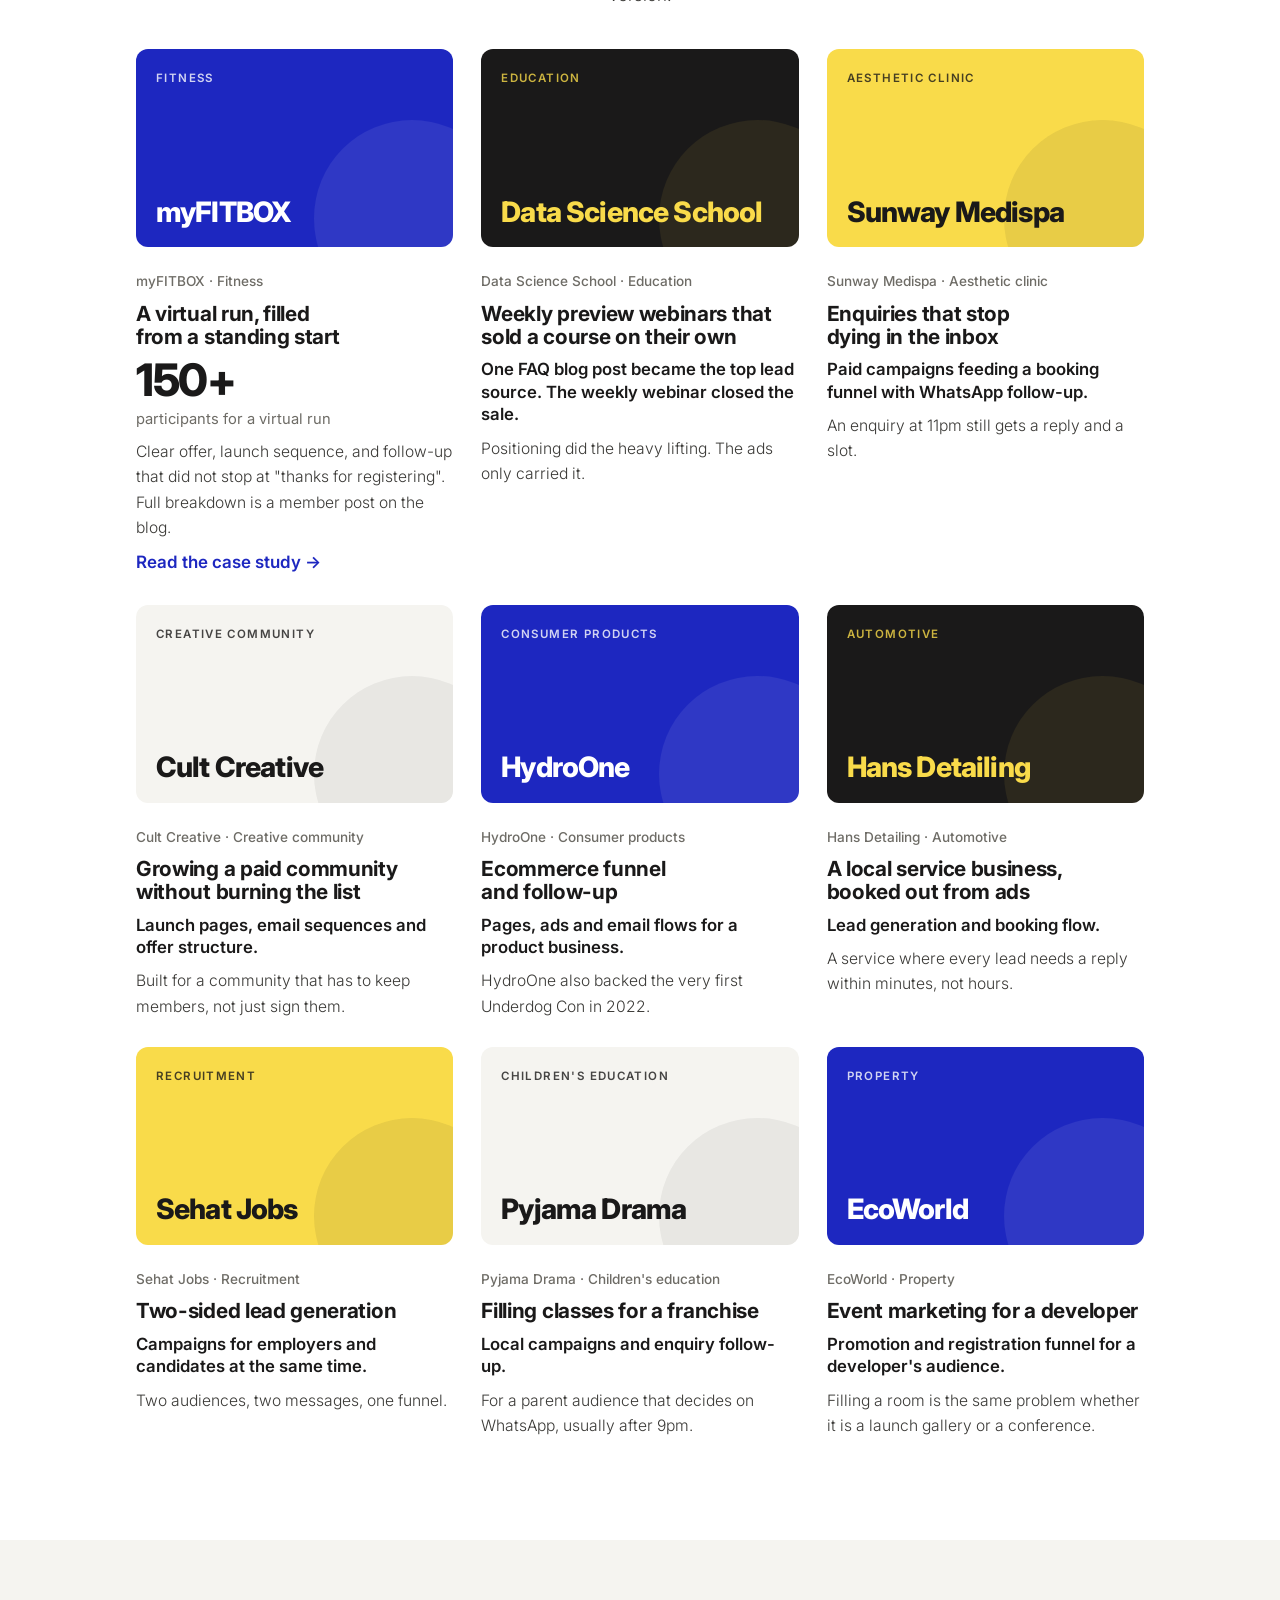
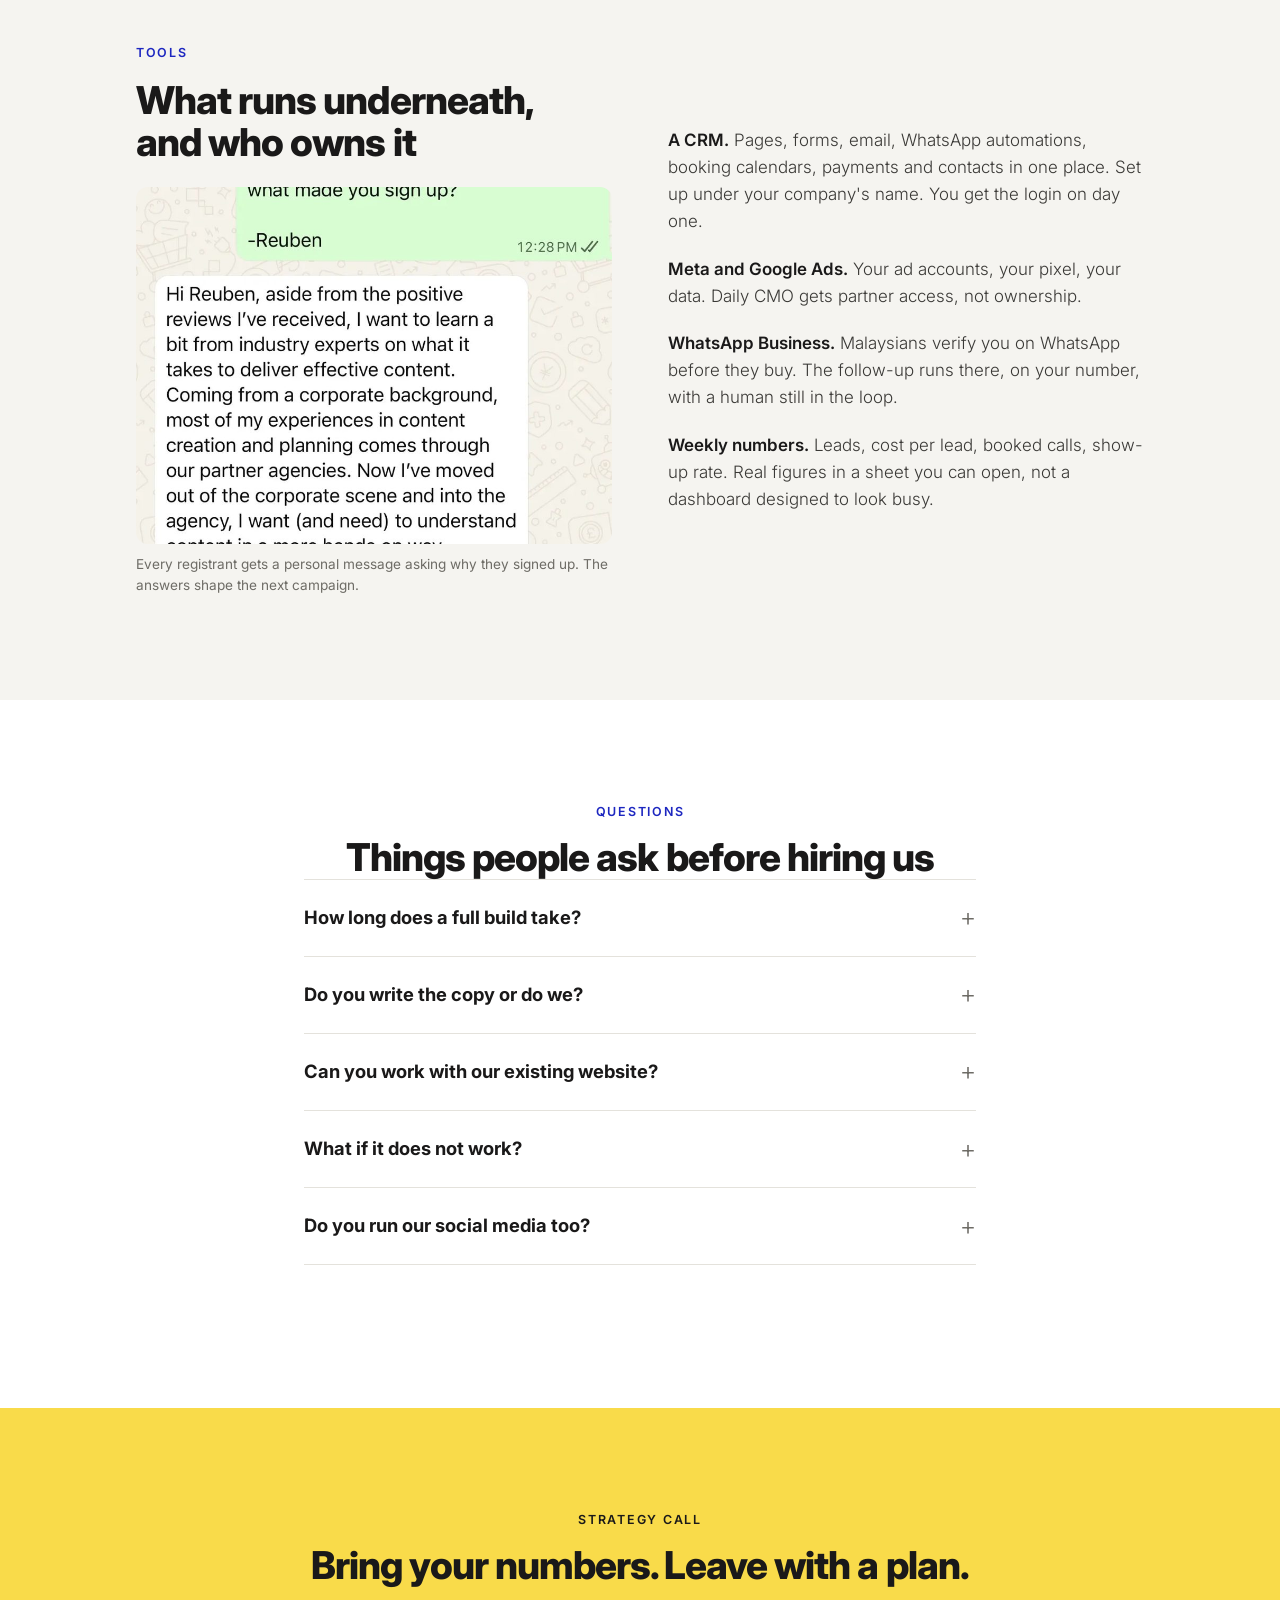
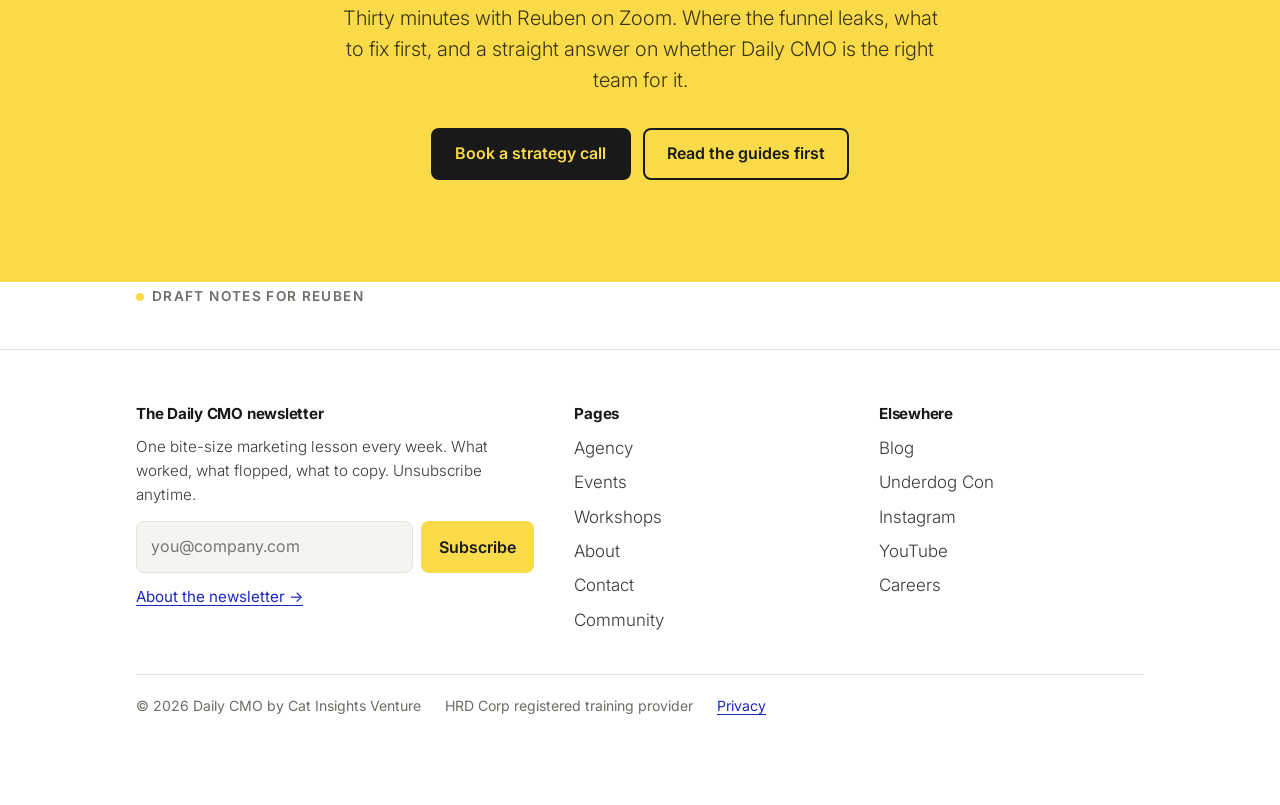
<file: agency.html>
<!doctype html>
<html lang="en">
<head>
<meta charset="utf-8">
<meta name="viewport" content="width=device-width, initial-scale=1">
<title>Agency | Daily CMO</title>
<meta name="description" content="A full-funnel marketing team for founder-led businesses in Malaysia. Ads, pages, email and WhatsApp follow-up, and the hand-off to sales, built in your accounts.">
<link rel="preconnect" href="https://fonts.googleapis.com"><link rel="preconnect" href="https://fonts.gstatic.com" crossorigin><link rel="stylesheet" href="https://fonts.googleapis.com/css2?family=Inter:wght@300;400;500;600;800&display=swap">
<link rel="stylesheet" href="assets/site.css">
</head>
<body>
<header class="nav">
  <div class="wrap nav-inner">
    <a class="brand" href="index.html" aria-label="Daily CMO home">daily<span>CMO</span></a>
    <button class="nav-toggle" id="navToggle" aria-expanded="false" aria-controls="navLinks">Menu</button>
    <ul class="nav-links" id="navLinks"><li><a href="agency.html" aria-current="page">Agency</a></li><li><a href="events.html">Events</a></li><li><a href="workshops.html">Workshops</a></li><li><a href="about.html">About</a></li><li><a href="contact.html">Contact</a></li><li><a class="btn btn-yellow" href="https://app.dailycmo.net/" target="_blank" rel="noopener">Community</a></li></ul>
  </div>
</header>
<main id="top">
<section class="page-hero">
  <div class="wrap hero-photo">
    <div>
      <span class="eyebrow">Agency</span>
      <h1>One team that owns the whole funnel, not one slice of it.</h1>
      <p class="lede">You have probably hired an ads person before. Maybe a web designer too. Each did their part, and the leads still went quiet somewhere between the click and the sale. That gap is the job. Daily CMO builds and runs the full path, from the first ad to the booked call, and shows you the numbers at every step.</p>
      <div class="actions">
        <a class="btn btn-yellow" href="https://tidycal.com/reuben/strategy-call" target="_blank" rel="noopener">Book a strategy call</a>
        <a class="btn btn-outline" href="#cases">See the work</a>
      </div>
    </div>
    <div>
      <div class="photo r-4x3"><img src="assets/img/workshop-room.jpg" alt="Reuben working with a room of founders" loading="lazy"></div>
      <p class="caption">Same room, same people. The team that plans your funnel is the team that builds it.</p>
    </div>
  </div>
</section>

<!-- Sounds familiar -->
<section>
  <div class="wrap two-col top">
    <div>
      <span class="eyebrow">Sounds familiar?</span>
      <h2>The leads are there. They just never turn into anything.</h2>
    </div>
    <div class="stack light">
      <p>You ran ads. People clicked. Then the enquiry sat in an inbox for three hours, someone replied "hi, how can I help", and that was the end of it.</p>
      <p>You have a website, a Facebook page, a WhatsApp number and a Google Form somewhere. None of them talk to each other, so nobody can tell you how many leads came in last month, let alone where they came from.</p>
      <p>Every time you get busy, marketing stops. Every time marketing stops, sales dips six weeks later. So you are either doing the marketing yourself at 11pm or paying three separate people who each blame the other two.</p>
      <p><strong>None of this is a traffic problem.</strong> It is a system problem, and systems can be built.</p>
    </div>
  </div>
</section>

<!-- What you get -->
<section class="alt">
  <div class="wrap">
    <div class="reading">
      <span class="eyebrow">What you get</span>
      <h2>Built in this order, because each step feeds the next</h2>
      <p class="light mt-1">This is the sequence every client engagement follows. Not tied to one industry. It depends entirely on what you sell and who buys it.</p>
    </div>
    <ol class="steps-list">
      <li><h3>Positioning and offer</h3><p>Who exactly you help, from what pain, to what outcome. If this is wrong, everything downstream is expensive. If it is right, marketing feels easy.</p></li>
      <li><h3>Funnel pages for your main campaign</h3><p>Landing page, sales page, thank-you page. Written to be read to the end, tracked so you see where people drop off.</p></li>
      <li><h3>Webinar funnels</h3><p>Registration, reminders, replay and follow-up. The format that has sold courses, cohorts and consultations for us and for clients since 2018.</p></li>
      <li><h3>Automations</h3><p>Email and WhatsApp sequences that pick up where the page left off. Welcome, nurture, abandon-cart, reminders, booking confirmations. All on a CRM in your name.</p></li>
      <li><h3>Ads</h3><p>Meta and Google, set up so every ringgit traces back to a lead. Creative, targeting and the boring weekly optimisation.</p></li>
      <li><h3>Launch, track, reposition</h3><p>You get the numbers every week. When something is not converting, the offer gets fixed before the ad budget goes up.</p></li>
    </ol>
  </div>
</section>

<!-- Two ways to work -->
<section>
  <div class="wrap">
    <div class="reading">
      <span class="eyebrow">Two ways to work</span>
      <h2>Whole funnel, or just the parts you are missing</h2>
    </div>
    <div class="info-cards" style="grid-template-columns: 1fr 1fr;">
      <div class="info-card">
        <h3>Full build</h3>
        <p>You do not have a working funnel yet, or the one you have is held together with tape. Daily CMO builds pages, forms, automations and ads on a CRM set up under your name, then runs it with you.</p>
        <p class="mt-1"><strong>Best for:</strong> founders launching a new offer, clinics and schools with enquiries but no system, anyone who has been "meaning to fix the website" for a year.</p>
      </div>
      <div class="info-card">
        <h3>Plug into what you have</h3>
        <p>You already have a WordPress site and a team doing some of this. Daily CMO takes over the automations, emails and contact management, and connects them to your existing pages and ads.</p>
        <p class="mt-1"><strong>Best for:</strong> businesses with a marketing person who needs the back half built, or an agency relationship that only covers ads.</p>
      </div>
    </div>
    <p class="reading light mt-2">Either way, everything lives in accounts you own. If you ever stop working with us, you keep the pages, the contacts, the automations and the ad accounts.</p>
  </div>
</section>

<!-- Case studies -->
<section id="cases">
  <div class="wrap">
    <div class="reading">
      <span class="eyebrow">Case studies</span>
      <h2>The work</h2>
      <p class="light mt-1">Each of these will get its own write-up. Until then, here is the one-line version.</p>
    </div>
    <div class="cases">
      <article class="case">
        <div class="case-cover c-blue"><span class="tag">Fitness</span><span class="mark">myFITBOX</span></div>
        <p class="who">myFITBOX · Fitness</p>
        <h3>A virtual run, filled from a standing start</h3>
        <div class="stat">150+<small>participants for a virtual run</small></div>
        <p>Clear offer, launch sequence, and follow-up that did not stop at "thanks for registering". Full breakdown is a member post on the blog.</p>
        <a class="link-arrow" href="https://blog.dailycmo.net/case-study-myfitbox/" target="_blank" rel="noopener">Read the case study →</a>
      </article>
      <article class="case">
        <div class="case-cover c-dark"><span class="tag">Education</span><span class="mark">Data Science School</span></div>
        <p class="who">Data Science School · Education</p>
        <h3>Weekly preview webinars that sold a course on their own</h3>
        <p class="result">One FAQ blog post became the top lead source. The weekly webinar closed the sale.</p>
        <p>Positioning did the heavy lifting. The ads only carried it.</p>
      </article>
      <article class="case">
        <div class="case-cover c-yellow"><span class="tag">Aesthetic clinic</span><span class="mark">Sunway Medispa</span></div>
        <p class="who">Sunway Medispa · Aesthetic clinic</p>
        <h3>Enquiries that stop dying in the inbox</h3>
        <p class="result">Paid campaigns feeding a booking funnel with WhatsApp follow-up.</p>
        <p>An enquiry at 11pm still gets a reply and a slot.</p>
      </article>
      <article class="case">
        <div class="case-cover c-grey"><span class="tag">Creative community</span><span class="mark">Cult Creative</span></div>
        <p class="who">Cult Creative · Creative community</p>
        <h3>Growing a paid community without burning the list</h3>
        <p class="result">Launch pages, email sequences and offer structure.</p>
        <p>Built for a community that has to keep members, not just sign them.</p>
      </article>
      <article class="case">
        <div class="case-cover c-blue"><span class="tag">Consumer products</span><span class="mark">HydroOne</span></div>
        <p class="who">HydroOne · Consumer products</p>
        <h3>Ecommerce funnel and follow-up</h3>
        <p class="result">Pages, ads and email flows for a product business.</p>
        <p>HydroOne also backed the very first Underdog Con in 2022.</p>
      </article>
      <article class="case">
        <div class="case-cover c-dark"><span class="tag">Automotive</span><span class="mark">Hans Detailing</span></div>
        <p class="who">Hans Detailing · Automotive</p>
        <h3>A local service business, booked out from ads</h3>
        <p class="result">Lead generation and booking flow.</p>
        <p>A service where every lead needs a reply within minutes, not hours.</p>
      </article>
      <article class="case">
        <div class="case-cover c-yellow"><span class="tag">Recruitment</span><span class="mark">Sehat Jobs</span></div>
        <p class="who">Sehat Jobs · Recruitment</p>
        <h3>Two-sided lead generation</h3>
        <p class="result">Campaigns for employers and candidates at the same time.</p>
        <p>Two audiences, two messages, one funnel.</p>
      </article>
      <article class="case">
        <div class="case-cover c-grey"><span class="tag">Children's education</span><span class="mark">Pyjama Drama</span></div>
        <p class="who">Pyjama Drama · Children's education</p>
        <h3>Filling classes for a franchise</h3>
        <p class="result">Local campaigns and enquiry follow-up.</p>
        <p>For a parent audience that decides on WhatsApp, usually after 9pm.</p>
      </article>
      <article class="case">
        <div class="case-cover c-blue"><span class="tag">Property</span><span class="mark">EcoWorld</span></div>
        <p class="who">EcoWorld · Property</p>
        <h3>Event marketing for a developer</h3>
        <p class="result">Promotion and registration funnel for a developer's audience.</p>
        <p>Filling a room is the same problem whether it is a launch gallery or a conference.</p>
      </article>
    </div>
  </div>
</section>

<!-- Tools and ownership -->
<section class="alt">
  <div class="wrap two-col">
    <div>
      <span class="eyebrow">Tools</span>
      <h2>What runs underneath, and who owns it</h2>
      <div class="photo r-4x3 mt-2"><img src="assets/img/underdog-whatsapp-1.jpg" alt="A WhatsApp conversation with a registrant, asking what made them sign up" loading="lazy"></div>
      <p class="caption">Every registrant gets a personal message asking why they signed up. The answers shape the next campaign.</p>
    </div>
    <div class="stack light">
      <p><strong>A CRM.</strong> Pages, forms, email, WhatsApp automations, booking calendars, payments and contacts in one place. Set up under your company's name. You get the login on day one.</p>
      <p><strong>Meta and Google Ads.</strong> Your ad accounts, your pixel, your data. Daily CMO gets partner access, not ownership.</p>
      <p><strong>WhatsApp Business.</strong> Malaysians verify you on WhatsApp before they buy. The follow-up runs there, on your number, with a human still in the loop.</p>
      <p><strong>Weekly numbers.</strong> Leads, cost per lead, booked calls, show-up rate. Real figures in a sheet you can open, not a dashboard designed to look busy.</p>
    </div>
  </div>
</section>

<!-- FAQ -->
<section>
  <div class="wrap">
    <div class="reading">
      <span class="eyebrow">Questions</span>
      <h2>Things people ask before hiring us</h2>
      <div class="faq">
        <details><summary>How long does a full build take?</summary><p>Pages and automations for one campaign usually go live within a few weeks of kick-off, once positioning is agreed. Ads start as soon as the pages can take a lead.</p></details>
        <details><summary>Do you write the copy or do we?</summary><p>Daily CMO writes it, in your voice, from conversations with you and your customers. You review before anything goes live. Copy that does not sound like the person who shows up makes people feel sold to, so this is not outsourced to a template.</p></details>
        <details><summary>Can you work with our existing website?</summary><p>Yes. Plenty of clients keep their WordPress site and Daily CMO runs the automations, emails and contacts behind it.</p></details>
        <details><summary>What if it does not work?</summary><p>Then the offer gets fixed before more money goes into ads. Every step is tracked, so you will know which part is leaking rather than guessing. Reuben will tell you early if he thinks the offer itself is the problem.</p></details>
        <details><summary>Do you run our social media too?</summary><p>It can be part of the engagement. It is usually the last piece added, once the funnel behind it is converting.</p></details>
      </div>
    </div>
  </div>
</section>

<!-- CTA -->
<section class="cta-band">
  <div class="wrap">
    <div class="reading">
      <span class="eyebrow">Strategy call</span>
      <h2>Bring your numbers. Leave with a plan.</h2>
      <p class="lede mt-1">Thirty minutes with Reuben on Zoom. Where the funnel leaks, what to fix first, and a straight answer on whether Daily CMO is the right team for it.</p>
    </div>
    <div class="cta-row">
      <a class="btn btn-dark" href="https://tidycal.com/reuben/strategy-call" target="_blank" rel="noopener">Book a strategy call</a>
      <a class="btn btn-outline" href="index.html#guides">Read the guides first</a>
    </div>
  </div>
</section>

<div class="wrap notes">
  <details>
    <summary>Draft notes for Reuben</summary>
    <ul>
      <li><b>Case studies</b>: the one-liners are written from what I know of each client. Correct anything wrong. Headline numbers needed for all except myFITBOX. You mentioned sharing the Data Science School proposal as the reference.</li>
      <li><b>Testimonials</b>: no agency client quotes yet, so there is no testimonial block on this page. Add one once quotes are approved.</li>
      <li><b>FAQ</b>: "minimum commitment" and "how do you price" are left out until you decide project vs retainer.</li>
      <li><b>Hero photo</b> is a workshop room shot. Swap for a client-work photo if there is one.</li>
    </ul>
  </details>
</div>
</main>
<footer id="site-footer">
  <div class="wrap">
    <div class="foot">
      <div>
        <h3>The Daily CMO newsletter</h3>
        <p class="small light">One bite-size marketing lesson every week. What worked, what flopped, what to copy. Unsubscribe anytime.</p>
        <form class="news-form" data-sim="footNewsThanks" novalidate>
          <label for="footNewsEmail" style="position:absolute;left:-9999px;">Email</label>
          <input id="footNewsEmail" type="email" placeholder="you@company.com" autocomplete="email">
          <button class="btn btn-yellow" type="submit">Subscribe</button>
        </form>
        <p class="small muted" id="footNewsThanks" hidden style="margin-top:0.5rem;">Subscribed. The next one lands this week.</p>
        <p class="small" style="margin-top:0.75rem;"><a href="newsletter.html">About the newsletter →</a></p>
      </div>
      <div>
        <h3>Pages</h3>
        <ul>
          <li><a href="agency.html">Agency</a></li>
          <li><a href="events.html">Events</a></li>
          <li><a href="workshops.html">Workshops</a></li>
          <li><a href="about.html">About</a></li>
          <li><a href="contact.html">Contact</a></li>
          <li><a href="https://app.dailycmo.net/" target="_blank" rel="noopener">Community</a></li>
        </ul>
      </div>
      <div>
        <h3>Elsewhere</h3>
        <ul>
          <li><a href="https://blog.dailycmo.net/" target="_blank" rel="noopener">Blog</a></li>
          <li><a href="https://underdog.dailycmo.net/" target="_blank" rel="noopener">Underdog Con</a></li>
          <li><a href="https://www.instagram.com/daily.cmo/" target="_blank" rel="noopener">Instagram</a></li>
          <li><a href="https://www.youtube.com/channel/UCx18APgUeI3Ecvn-slOfWSg" target="_blank" rel="noopener">YouTube</a></li>
          <li><a href="https://dailycmo.net/careers/">Careers</a></li>
        </ul>
      </div>
    </div>
    <div class="legal">
      <span>© 2026 Daily CMO by Cat Insights Venture</span>
      <span>HRD Corp registered training provider</span>
      <span><a href="#">Privacy</a></span>
    </div>
  </div>
</footer>
<a class="wa" href="https://wa.me/601647207281" target="_blank" rel="noopener" aria-label="Chat with us on WhatsApp">
  <svg viewBox="0 0 24 24" fill="none" stroke="currentColor" stroke-width="2" stroke-linecap="round" stroke-linejoin="round" aria-hidden="true"><path d="M21 12a8.5 8.5 0 0 1-12.6 7.4L3 21l1.6-5.2A8.5 8.5 0 1 1 21 12z"/></svg>
  WhatsApp
</a>
<script src="assets/site.js"></script>
</body>
</html>
</file>
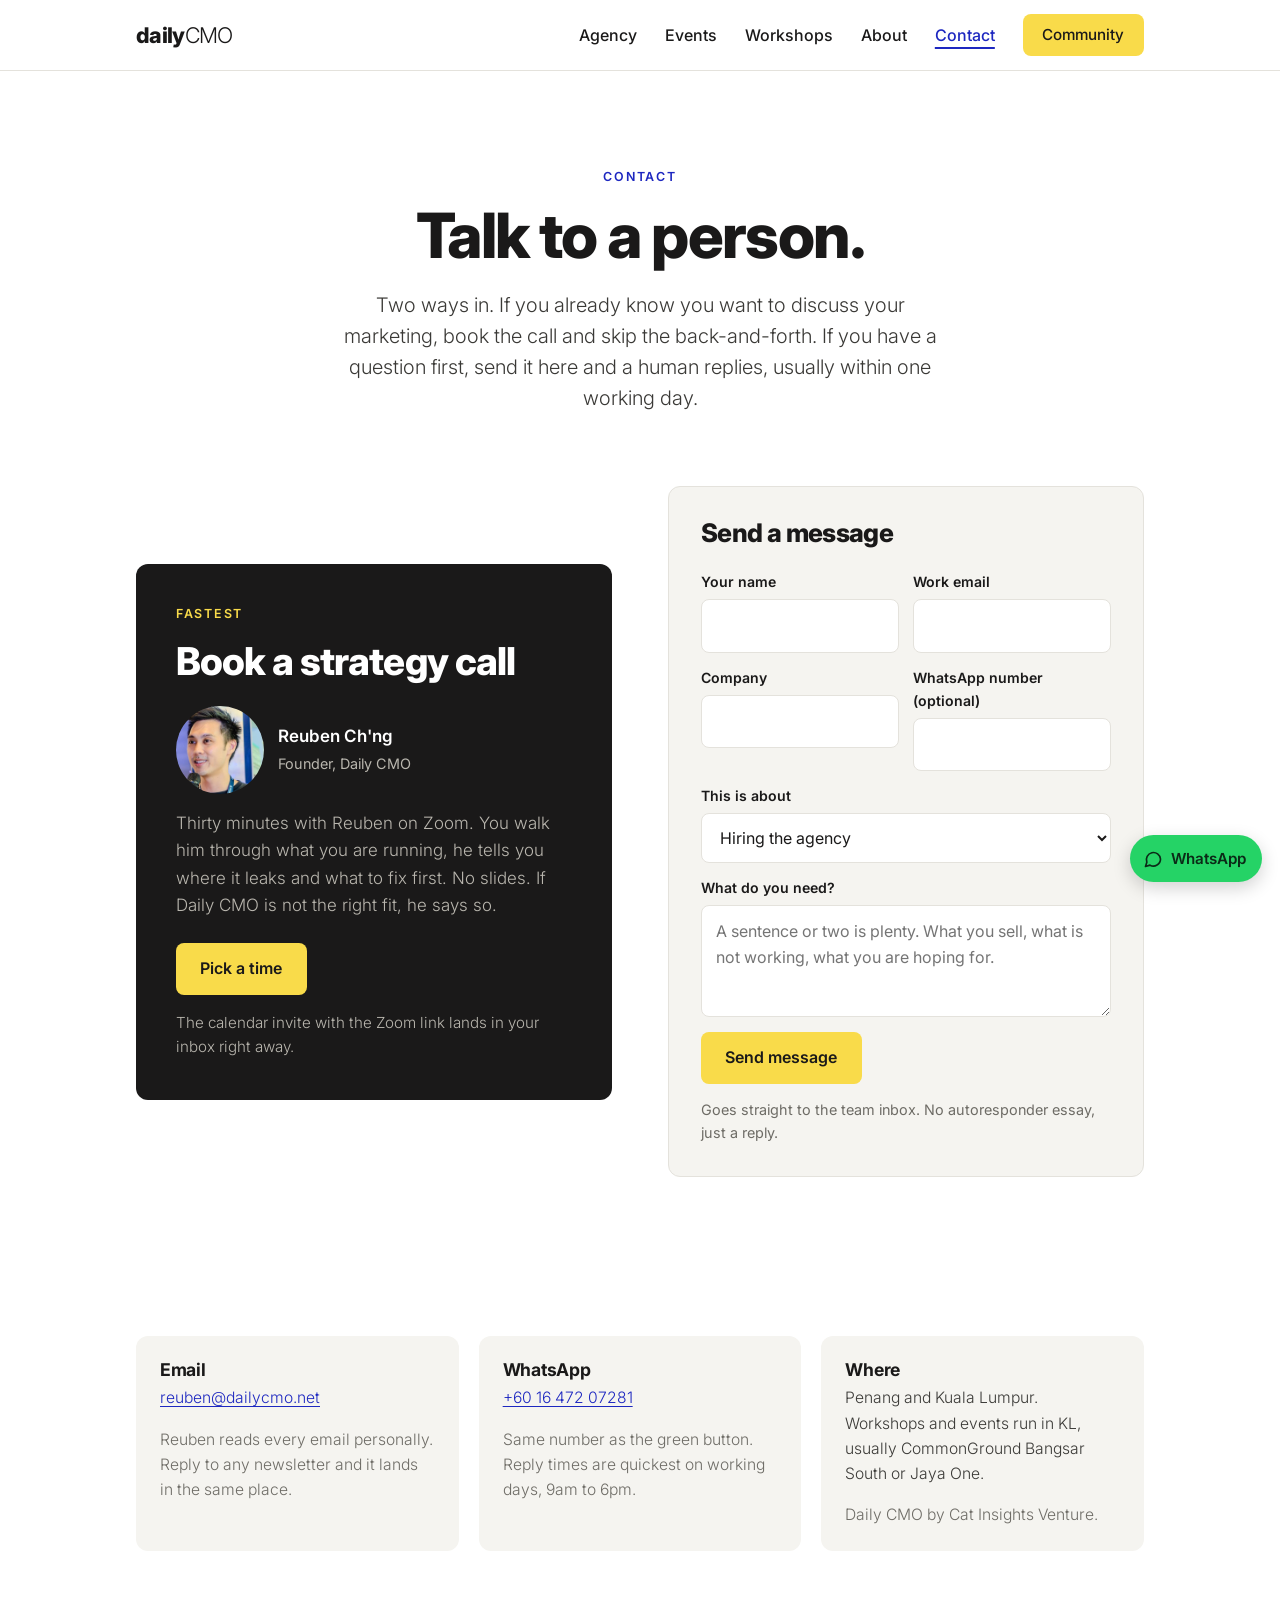
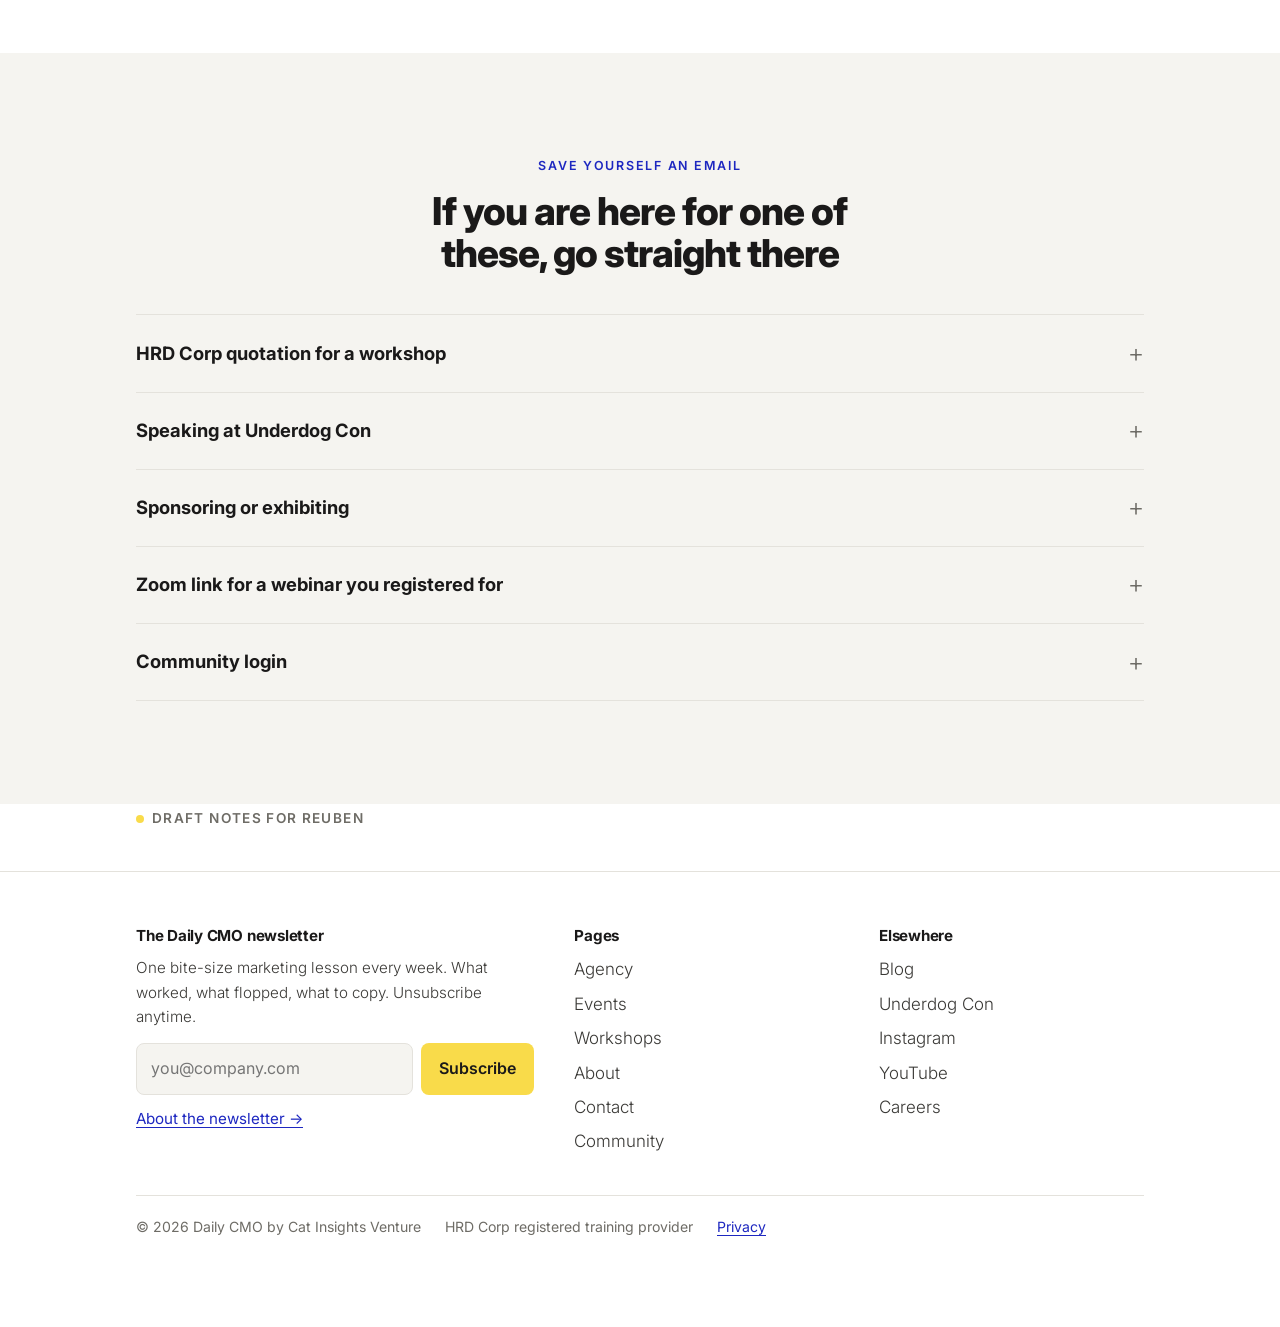
<file: contact.html>
<!doctype html>
<html lang="en">
<head>
<meta charset="utf-8">
<meta name="viewport" content="width=device-width, initial-scale=1">
<title>Contact | Daily CMO</title>
<meta name="description" content="Book a strategy call with Reuben, send a message, or reach Daily CMO on WhatsApp. Kuala Lumpur and Penang.">
<link rel="preconnect" href="https://fonts.googleapis.com"><link rel="preconnect" href="https://fonts.gstatic.com" crossorigin><link rel="stylesheet" href="https://fonts.googleapis.com/css2?family=Inter:wght@300;400;500;600;800&display=swap">
<link rel="stylesheet" href="assets/site.css">
</head>
<body>
<header class="nav">
  <div class="wrap nav-inner">
    <a class="brand" href="index.html" aria-label="Daily CMO home">daily<span>CMO</span></a>
    <button class="nav-toggle" id="navToggle" aria-expanded="false" aria-controls="navLinks">Menu</button>
    <ul class="nav-links" id="navLinks"><li><a href="agency.html">Agency</a></li><li><a href="events.html">Events</a></li><li><a href="workshops.html">Workshops</a></li><li><a href="about.html">About</a></li><li><a href="contact.html" aria-current="page">Contact</a></li><li><a class="btn btn-yellow" href="https://app.dailycmo.net/" target="_blank" rel="noopener">Community</a></li></ul>
  </div>
</header>
<main id="top">
<section class="page-hero">
  <div class="wrap">
    <div class="reading">
      <span class="eyebrow">Contact</span>
      <h1>Talk to a person.</h1>
      <p class="lede">Two ways in. If you already know you want to discuss your marketing, book the call and skip the back-and-forth. If you have a question first, send it here and a human replies, usually within one working day.</p>
    </div>
  </div>
</section>

<section class="tight" style="border-top:0; padding-top:0;">
  <div class="wrap two-col">
    <!-- Book a call -->
    <div class="dark-block">
      <span class="eyebrow">Fastest</span>
      <h2>Book a strategy call</h2>
      <div class="byline mt-2"><img class="avatar lg" src="assets/img/reuben-face.jpg" alt="Reuben Ch'ng"><div><b style="color:#fff;">Reuben Ch'ng</b><span style="color:var(--on-dark-muted);">Founder, Daily CMO</span></div></div>
      <p class="mt-1">Thirty minutes with Reuben on Zoom. You walk him through what you are running, he tells you where it leaks and what to fix first. No slides. If Daily CMO is not the right fit, he says so.</p>
      <a class="btn btn-yellow mt-2" href="https://tidycal.com/reuben/strategy-call" target="_blank" rel="noopener">Pick a time</a>
      <p class="small mt-1" style="color:var(--on-dark-muted);">The calendar invite with the Zoom link lands in your inbox right away.</p>
    </div>

    <!-- Contact form -->
    <div class="form-card">
      <h2 style="font-size:1.6rem;">Send a message</h2>
      <form data-sim="contactThanks" novalidate class="mt-2">
        <div class="field-row">
          <div class="field"><label for="cName">Your name</label><input id="cName" type="text" required autocomplete="name"></div>
          <div class="field"><label for="cEmail">Work email</label><input id="cEmail" type="email" required autocomplete="email"></div>
        </div>
        <div class="field-row">
          <div class="field"><label for="cCompany">Company</label><input id="cCompany" type="text" autocomplete="organization"></div>
          <div class="field"><label for="cPhone">WhatsApp number (optional)</label><input id="cPhone" type="tel" autocomplete="tel"></div>
        </div>
        <div class="field">
          <label for="cAbout">This is about</label>
          <select id="cAbout">
            <option>Hiring the agency</option>
            <option>A workshop for me</option>
            <option>A workshop for my team (HRD Corp)</option>
            <option>Underdog Con: tickets, speaking or sponsoring</option>
            <option>Something else</option>
          </select>
        </div>
        <div class="field"><label for="cMsg">What do you need?</label><textarea id="cMsg" required placeholder="A sentence or two is plenty. What you sell, what is not working, what you are hoping for."></textarea></div>
        <button class="btn btn-yellow" type="submit" style="align-self:flex-start;">Send message</button>
        <p class="form-note">Goes straight to the team inbox. No autoresponder essay, just a reply.</p>
      </form>
      <div id="contactThanks" hidden>
        <h3>Got it.</h3>
        <p class="light mt-1">Someone will reply within one working day. If it is urgent, the WhatsApp button at the bottom right goes to the same people.</p>
      </div>
    </div>
  </div>
</section>

<!-- Direct details -->
<section>
  <div class="wrap">
    <div class="info-cards">
      <div class="info-card">
        <h3>Email</h3>
        <p><a href="mailto:reuben@dailycmo.net">reuben@dailycmo.net</a></p>
        <p class="small muted mt-1">Reuben reads every email personally. Reply to any newsletter and it lands in the same place.</p>
      </div>
      <div class="info-card">
        <h3>WhatsApp</h3>
        <p><a href="https://wa.me/601647207281" target="_blank" rel="noopener">+60 16 472 07281</a></p>
        <p class="small muted mt-1">Same number as the green button. Reply times are quickest on working days, 9am to 6pm.</p>
      </div>
      <div class="info-card">
        <h3>Where</h3>
        <p>Penang and Kuala Lumpur. Workshops and events run in KL, usually CommonGround Bangsar South or Jaya One.</p>
        <p class="small muted mt-1">Daily CMO by Cat Insights Venture.</p>
      </div>
    </div>
  </div>
</section>

<!-- Quick routes -->
<section class="alt">
  <div class="wrap">
    <div class="reading">
      <span class="eyebrow">Save yourself an email</span>
      <h2>If you are here for one of these, go straight there</h2>
    </div>
    <div class="faq">
      <details><summary>HRD Corp quotation for a workshop</summary><p>Use the interest form on the <a href="workshops.html#interest">workshops page</a> and tick "HRD Corp quotation". Mira sends the quotation and course documents.</p></details>
      <details><summary>Speaking at Underdog Con</summary><p>Email Reuben with the subject "Underdog Speaker". Practitioners with real numbers only, and nothing to sell at the end.</p></details>
      <details><summary>Sponsoring or exhibiting</summary><p>Details and past sponsors are on <a href="https://underdog.dailycmo.net/" target="_blank" rel="noopener">underdog.dailycmo.net</a>.</p></details>
      <details><summary>Zoom link for a webinar you registered for</summary><p>It is in your confirmation email and the reminders the day before and one hour before. Check spam, then WhatsApp us.</p></details>
      <details><summary>Community login</summary><p>The <a href="https://app.dailycmo.net/" target="_blank" rel="noopener">Community button</a> at the top of every page takes you there.</p></details>
    </div>
  </div>
</section>

<div class="wrap notes">
  <details>
    <summary>Draft notes for Reuben</summary>
    <ul>
      <li><b>WhatsApp number</b> shown is the one in Sidekick (+60 16 472 07281). Confirm it is the one to publish. The bubble stays for now, per the call.</li>
      <li><b>Response promise</b> says one working day. Change if that is not realistic.</li>
      <li><b>Form</b> goes nowhere yet. Live: GHL form into the team inbox.</li>
      <li><b>Registered address</b> left out. Add to the footer if you want it there.</li>
    </ul>
  </details>
</div>
</main>
<footer id="site-footer">
  <div class="wrap">
    <div class="foot">
      <div>
        <h3>The Daily CMO newsletter</h3>
        <p class="small light">One bite-size marketing lesson every week. What worked, what flopped, what to copy. Unsubscribe anytime.</p>
        <form class="news-form" data-sim="footNewsThanks" novalidate>
          <label for="footNewsEmail" style="position:absolute;left:-9999px;">Email</label>
          <input id="footNewsEmail" type="email" placeholder="you@company.com" autocomplete="email">
          <button class="btn btn-yellow" type="submit">Subscribe</button>
        </form>
        <p class="small muted" id="footNewsThanks" hidden style="margin-top:0.5rem;">Subscribed. The next one lands this week.</p>
        <p class="small" style="margin-top:0.75rem;"><a href="newsletter.html">About the newsletter →</a></p>
      </div>
      <div>
        <h3>Pages</h3>
        <ul>
          <li><a href="agency.html">Agency</a></li>
          <li><a href="events.html">Events</a></li>
          <li><a href="workshops.html">Workshops</a></li>
          <li><a href="about.html">About</a></li>
          <li><a href="contact.html">Contact</a></li>
          <li><a href="https://app.dailycmo.net/" target="_blank" rel="noopener">Community</a></li>
        </ul>
      </div>
      <div>
        <h3>Elsewhere</h3>
        <ul>
          <li><a href="https://blog.dailycmo.net/" target="_blank" rel="noopener">Blog</a></li>
          <li><a href="https://underdog.dailycmo.net/" target="_blank" rel="noopener">Underdog Con</a></li>
          <li><a href="https://www.instagram.com/daily.cmo/" target="_blank" rel="noopener">Instagram</a></li>
          <li><a href="https://www.youtube.com/channel/UCx18APgUeI3Ecvn-slOfWSg" target="_blank" rel="noopener">YouTube</a></li>
          <li><a href="https://dailycmo.net/careers/">Careers</a></li>
        </ul>
      </div>
    </div>
    <div class="legal">
      <span>© 2026 Daily CMO by Cat Insights Venture</span>
      <span>HRD Corp registered training provider</span>
      <span><a href="#">Privacy</a></span>
    </div>
  </div>
</footer>
<a class="wa" href="https://wa.me/601647207281" target="_blank" rel="noopener" aria-label="Chat with us on WhatsApp">
  <svg viewBox="0 0 24 24" fill="none" stroke="currentColor" stroke-width="2" stroke-linecap="round" stroke-linejoin="round" aria-hidden="true"><path d="M21 12a8.5 8.5 0 0 1-12.6 7.4L3 21l1.6-5.2A8.5 8.5 0 1 1 21 12z"/></svg>
  WhatsApp
</a>
<script src="assets/site.js"></script>
</body>
</html>
</file>
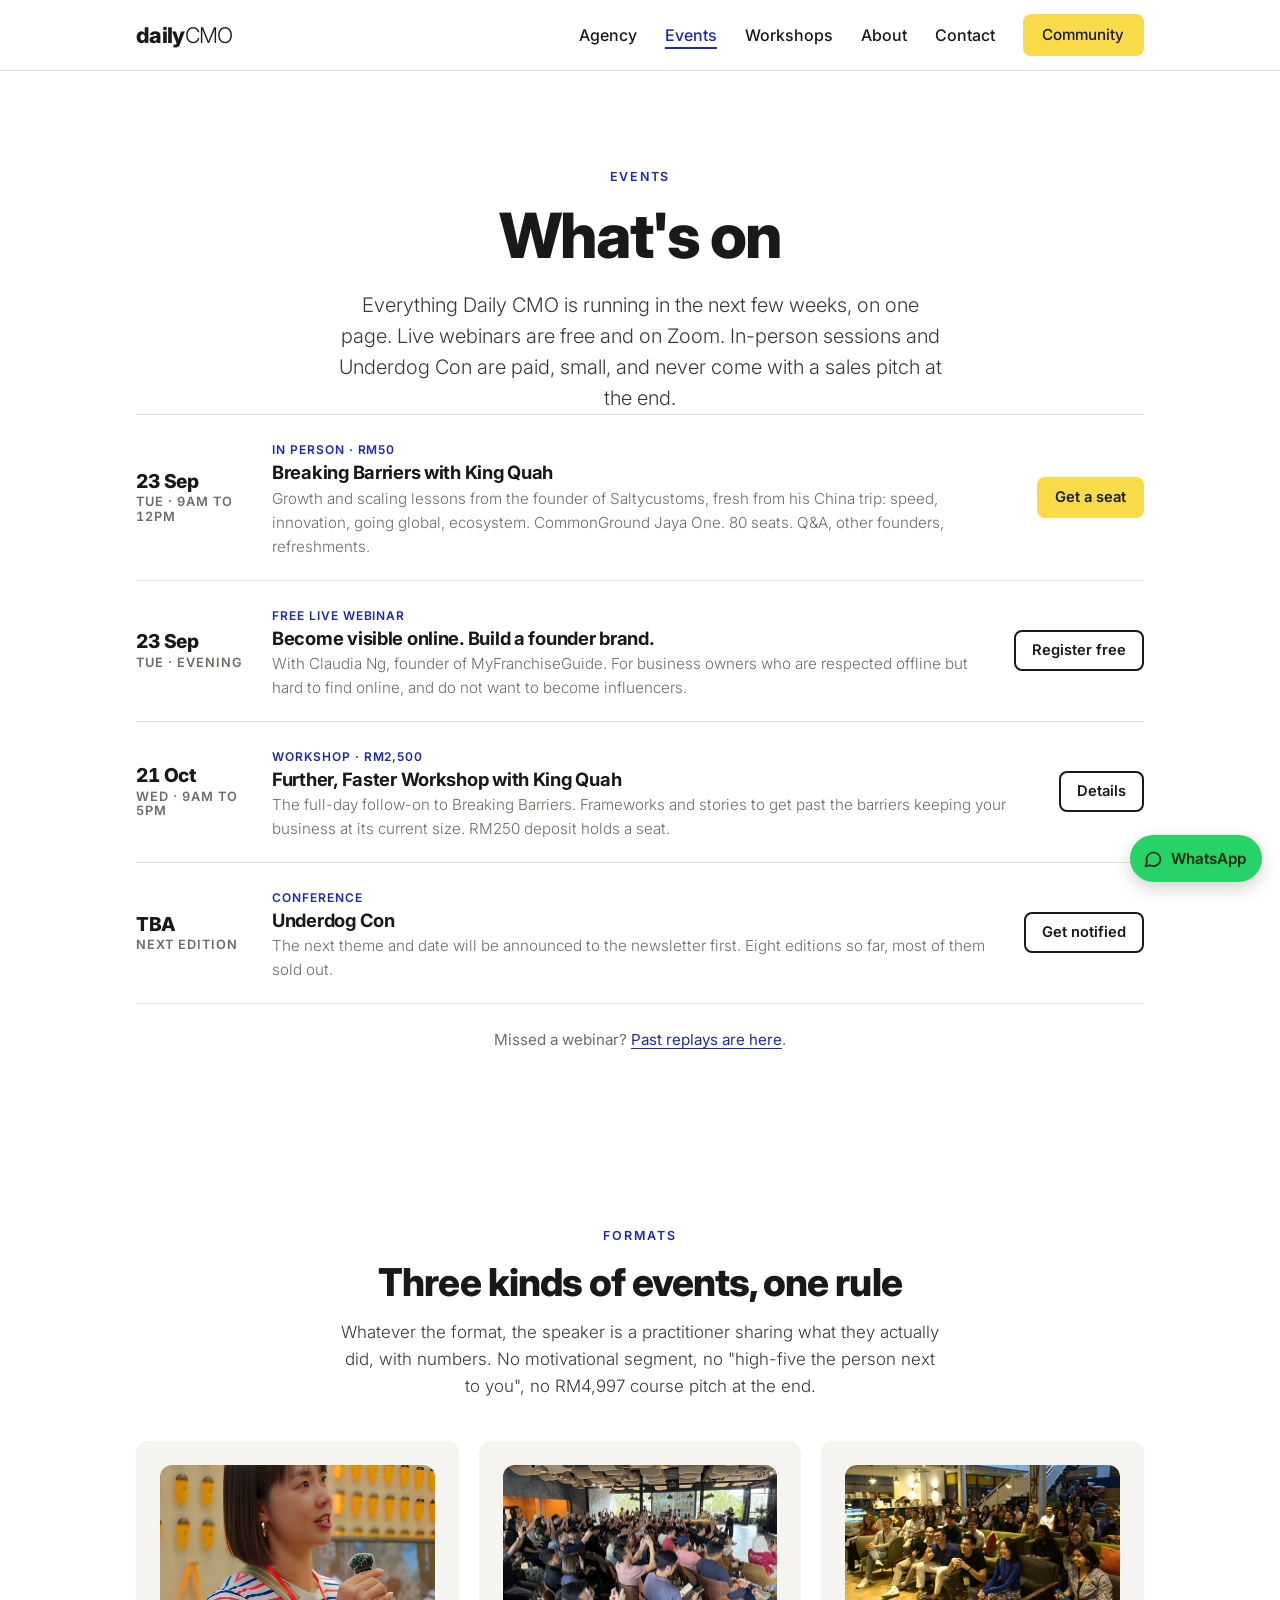
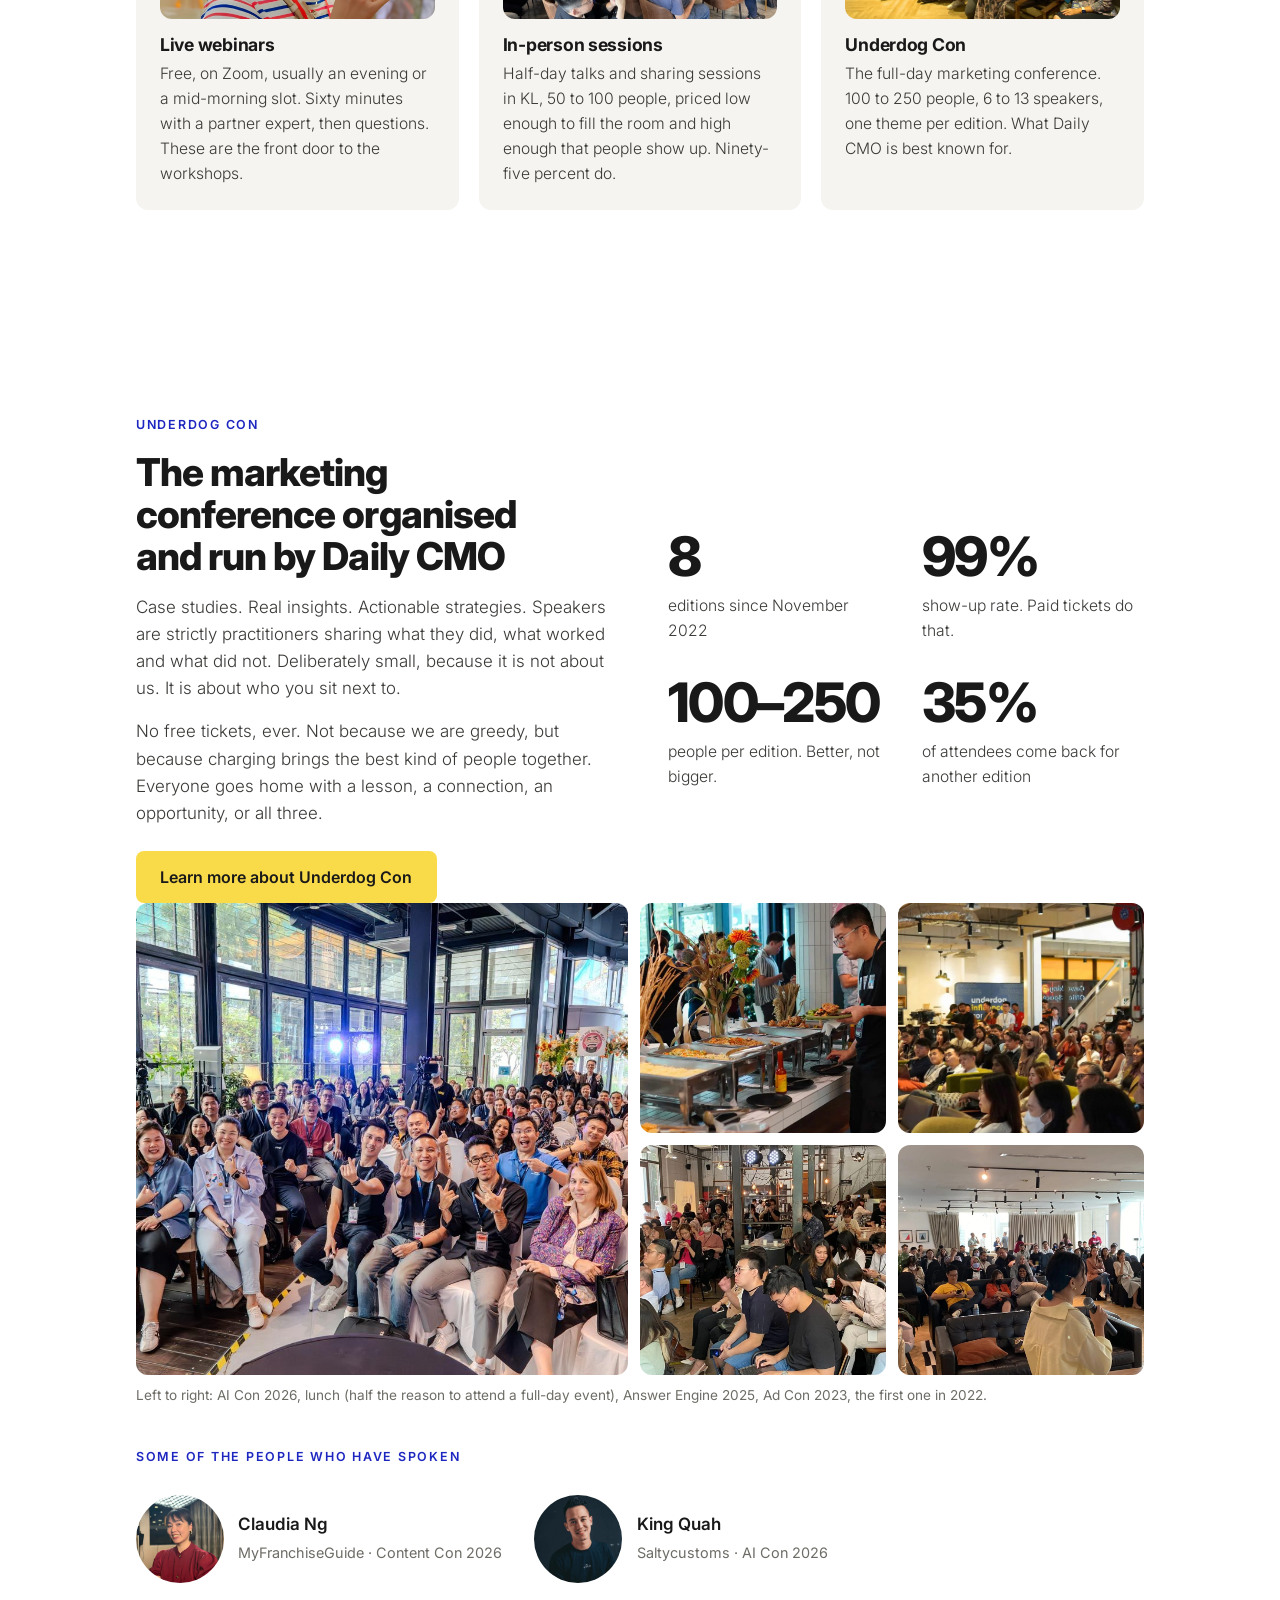
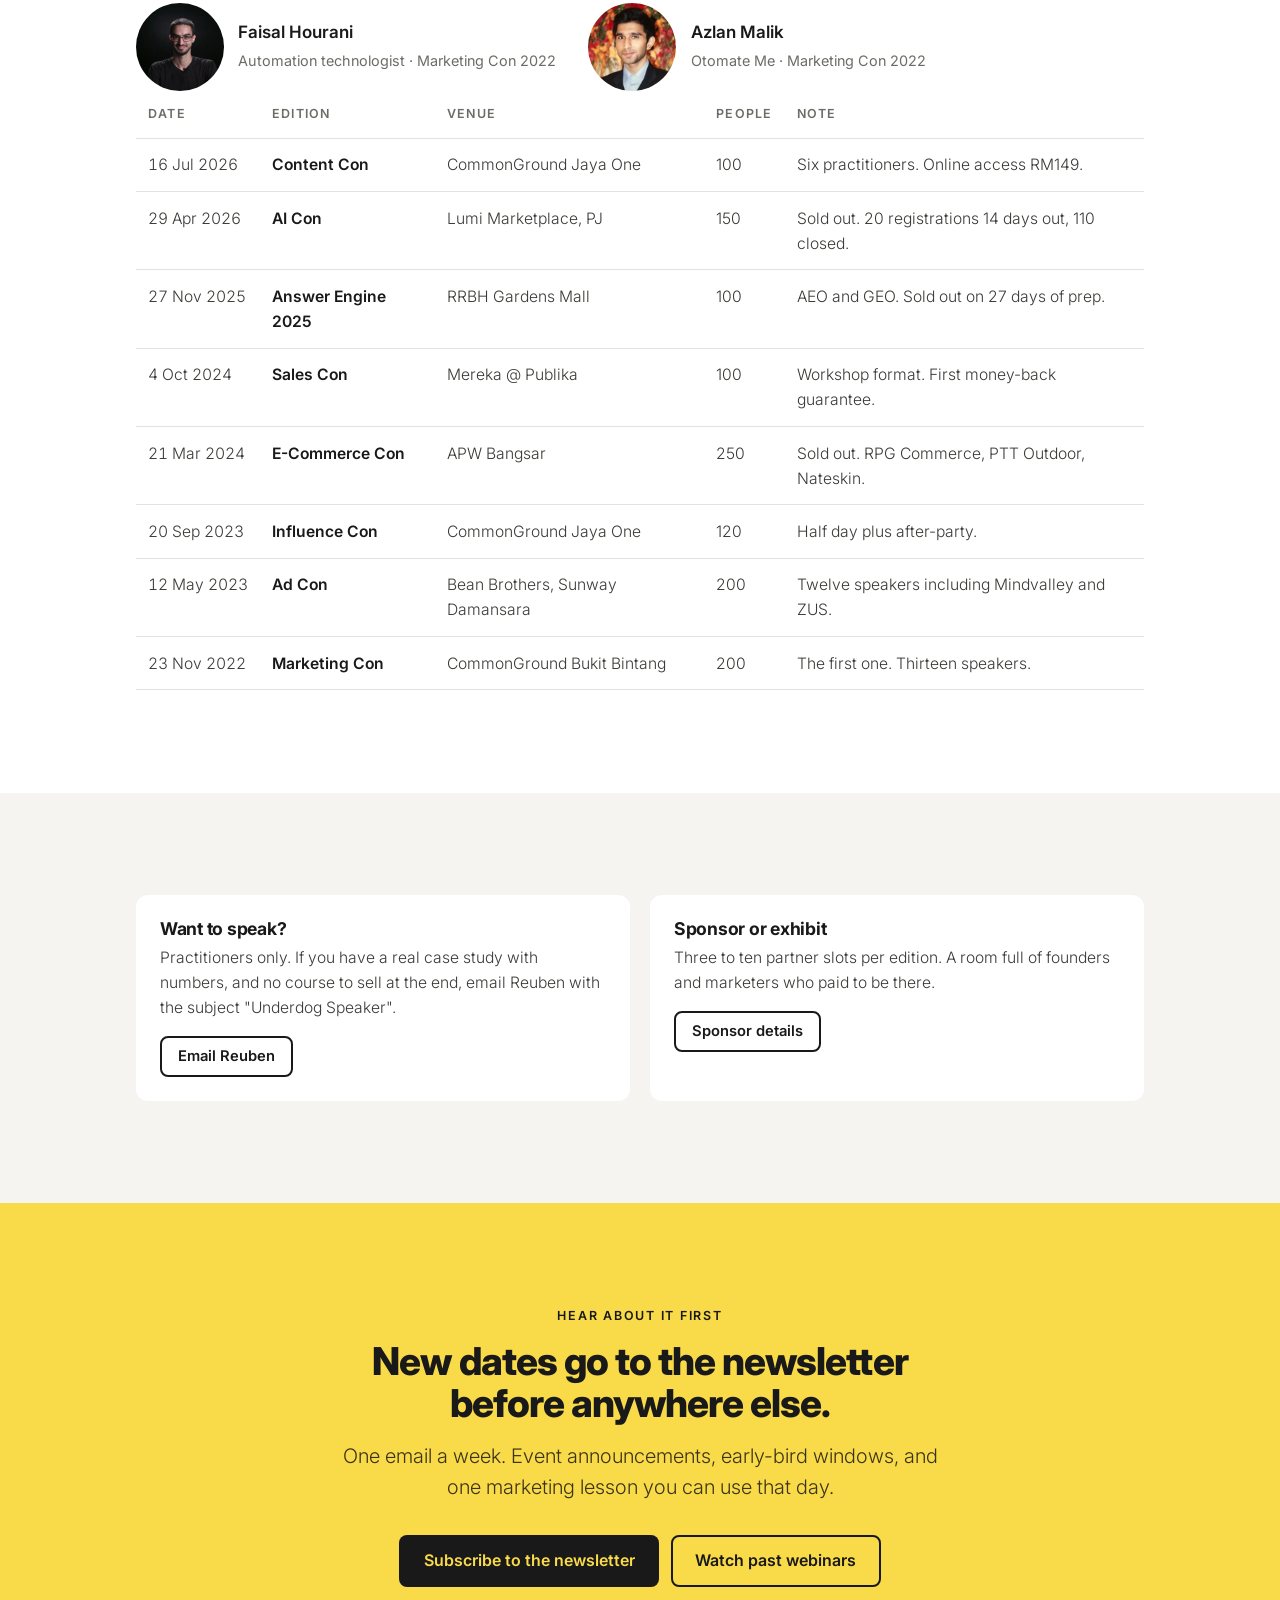
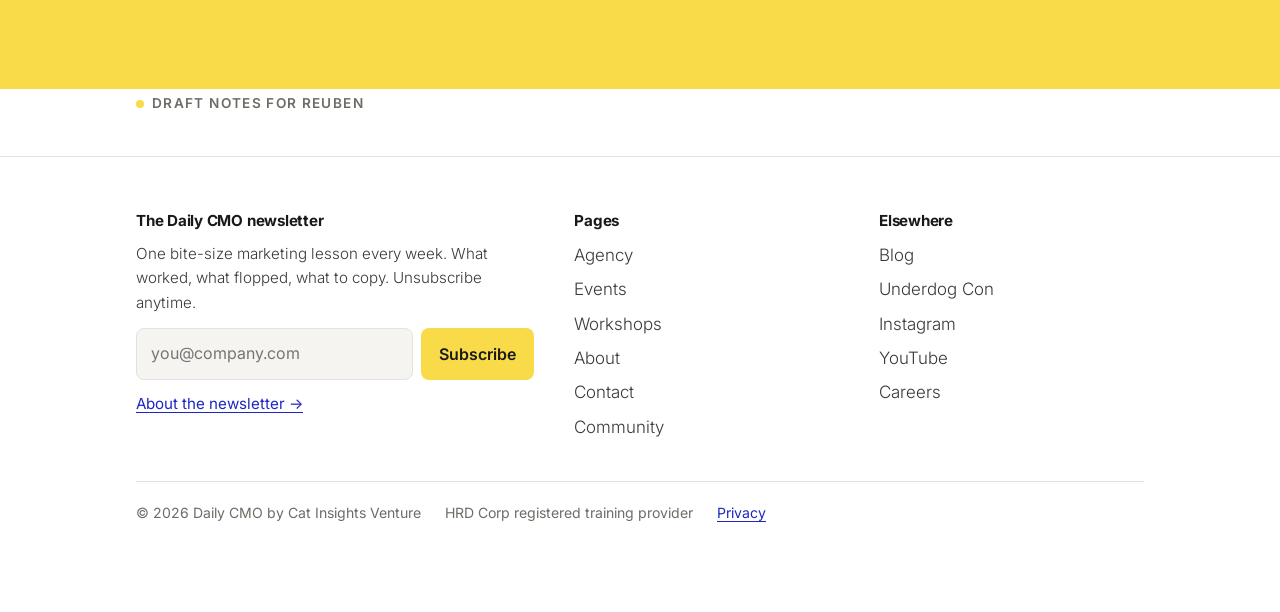
<file: events.html>
<!doctype html>
<html lang="en">
<head>
<meta charset="utf-8">
<meta name="viewport" content="width=device-width, initial-scale=1">
<title>Events | Daily CMO</title>
<meta name="description" content="Upcoming Daily CMO webinars, in-person sessions and Underdog Con, the practitioner-only marketing conference running since 2022.">
<link rel="preconnect" href="https://fonts.googleapis.com"><link rel="preconnect" href="https://fonts.gstatic.com" crossorigin><link rel="stylesheet" href="https://fonts.googleapis.com/css2?family=Inter:wght@300;400;500;600;800&display=swap">
<link rel="stylesheet" href="assets/site.css">
</head>
<body>
<header class="nav">
  <div class="wrap nav-inner">
    <a class="brand" href="index.html" aria-label="Daily CMO home">daily<span>CMO</span></a>
    <button class="nav-toggle" id="navToggle" aria-expanded="false" aria-controls="navLinks">Menu</button>
    <ul class="nav-links" id="navLinks"><li><a href="agency.html">Agency</a></li><li><a href="events.html" aria-current="page">Events</a></li><li><a href="workshops.html">Workshops</a></li><li><a href="about.html">About</a></li><li><a href="contact.html">Contact</a></li><li><a class="btn btn-yellow" href="https://app.dailycmo.net/" target="_blank" rel="noopener">Community</a></li></ul>
  </div>
</header>
<main id="top">
<section class="page-hero">
  <div class="wrap">
    <div class="reading">
      <span class="eyebrow">Events</span>
      <h1>What's on</h1>
      <p class="lede">Everything Daily CMO is running in the next few weeks, on one page. Live webinars are free and on Zoom. In-person sessions and Underdog Con are paid, small, and never come with a sales pitch at the end.</p>
    </div>
    <ul class="event-list">
      <li>
        <div class="date">23 Sep<small>Tue · 9am to 12pm</small></div>
        <div>
          <span class="tag">In person · RM50</span>
          <h3>Breaking Barriers with King Quah</h3>
          <p class="meta">Growth and scaling lessons from the founder of Saltycustoms, fresh from his China trip: speed, innovation, going global, ecosystem. CommonGround Jaya One. 80 seats. Q&amp;A, other founders, refreshments.</p>
        </div>
        <a class="btn btn-yellow btn-sm" href="https://go.dailycmo.net/breaking/" target="_blank" rel="noopener">Get a seat</a>
      </li>
      <li>
        <div class="date">23 Sep<small>Tue · evening</small></div>
        <div>
          <span class="tag">Free live webinar</span>
          <h3>Become visible online. Build a founder brand.</h3>
          <p class="meta">With Claudia Ng, founder of MyFranchiseGuide. For business owners who are respected offline but hard to find online, and do not want to become influencers.</p>
        </div>
        <a class="btn btn-outline btn-sm" href="#">Register free</a>
      </li>
      <li>
        <div class="date">21 Oct<small>Wed · 9am to 5pm</small></div>
        <div>
          <span class="tag">Workshop · RM2,500</span>
          <h3>Further, Faster Workshop with King Quah</h3>
          <p class="meta">The full-day follow-on to Breaking Barriers. Frameworks and stories to get past the barriers keeping your business at its current size. RM250 deposit holds a seat.</p>
        </div>
        <a class="btn btn-outline btn-sm" href="workshops.html#further-faster">Details</a>
      </li>
      <li>
        <div class="date">TBA<small>Next edition</small></div>
        <div>
          <span class="tag">Conference</span>
          <h3>Underdog Con</h3>
          <p class="meta">The next theme and date will be announced to the newsletter first. Eight editions so far, most of them sold out.</p>
        </div>
        <a class="btn btn-outline btn-sm" href="newsletter.html">Get notified</a>
      </li>
    </ul>
    <p class="small muted mt-2">Missed a webinar? <a href="https://dailycmo.net/webinars/">Past replays are here</a>.</p>
  </div>
</section>

<!-- Three kinds of events -->
<section>
  <div class="wrap">
    <div class="reading">
      <span class="eyebrow">Formats</span>
      <h2>Three kinds of events, one rule</h2>
      <p class="light mt-1">Whatever the format, the speaker is a practitioner sharing what they actually did, with numbers. No motivational segment, no "high-five the person next to you", no RM4,997 course pitch at the end.</p>
    </div>
    <div class="info-cards">
      <div class="info-card">
        <div class="photo r-16x9" style="margin-bottom:1rem;"><img src="assets/img/founder-brand-claudia.jpg" alt="Claudia Ng presenting" loading="lazy"></div>
        <h3>Live webinars</h3>
        <p>Free, on Zoom, usually an evening or a mid-morning slot. Sixty minutes with a partner expert, then questions. These are the front door to the workshops.</p>
      </div>
      <div class="info-card">
        <div class="photo r-16x9" style="margin-bottom:1rem;"><img src="assets/img/event-sold-out.jpg" alt="A packed in-person session" loading="lazy"></div>
        <h3>In-person sessions</h3>
        <p>Half-day talks and sharing sessions in KL, 50 to 100 people, priced low enough to fill the room and high enough that people show up. Ninety-five percent do.</p>
      </div>
      <div class="info-card">
        <div class="photo r-16x9" style="margin-bottom:1rem;"><img src="assets/img/underdog-ai-con-crowd.jpg" alt="The crowd at Underdog AI Con" loading="lazy"></div>
        <h3>Underdog Con</h3>
        <p>The full-day marketing conference. 100 to 250 people, 6 to 13 speakers, one theme per edition. What Daily CMO is best known for.</p>
      </div>
    </div>
  </div>
</section>

<!-- Underdog Con -->
<section id="underdog">
  <div class="wrap">
    <div class="two-col">
      <div>
        <span class="eyebrow">Underdog Con</span>
        <h2>The marketing conference organised and run by Daily CMO</h2>
        <p class="light mt-1">Case studies. Real insights. Actionable strategies. Speakers are strictly practitioners sharing what they did, what worked and what did not. Deliberately small, because it is not about us. It is about who you sit next to.</p>
        <p class="light mt-1">No free tickets, ever. Not because we are greedy, but because charging brings the best kind of people together. Everyone goes home with a lesson, a connection, an opportunity, or all three.</p>
        <div class="actions mt-2">
          <a class="btn btn-yellow" href="https://underdog.dailycmo.net/" target="_blank" rel="noopener">Learn more about Underdog Con</a>
        </div>
      </div>
      <div class="proof" style="grid-template-columns: 1fr 1fr; margin-top:0;">
        <div><div class="num">8</div><p>editions since November 2022</p></div>
        <div><div class="num">99%</div><p>show-up rate. Paid tickets do that.</p></div>
        <div><div class="num">100–250</div><p>people per edition. Better, not bigger.</p></div>
        <div><div class="num">35%</div><p>of attendees come back for another edition</p></div>
      </div>
    </div>

    <div class="mosaic">
      <div class="photo"><img src="assets/img/underdog-group-photo.jpg" alt="Underdog Con attendees" loading="lazy"></div>
      <div class="photo"><img src="assets/img/underdog-food.jpg" alt="Lunch at Underdog Con" loading="lazy"></div>
      <div class="photo"><img src="assets/img/underdog-aeo.jpg" alt="Answer Engine 2025 audience" loading="lazy"></div>
      <div class="photo"><img src="assets/img/underdog-ad-con-2023.jpg" alt="Underdog Ad Con 2023" loading="lazy"></div>
      <div class="photo"><img src="assets/img/underdog-2022.jpg" alt="The first Underdog Con, November 2022" loading="lazy"></div>
    </div>
    <p class="caption">Left to right: AI Con 2026, lunch (half the reason to attend a full-day event), Answer Engine 2025, Ad Con 2023, the first one in 2022.</p>

    <div class="mt-3">
      <span class="eyebrow">Some of the people who have spoken</span>
      <div class="speakers">
        <div class="byline"><img class="avatar lg" src="assets/img/claudia-ng.jpg" alt=""><div><b>Claudia Ng</b><span>MyFranchiseGuide · Content Con 2026</span></div></div>
        <div class="byline"><img class="avatar lg" src="assets/img/king-quah.jpg" alt=""><div><b>King Quah</b><span>Saltycustoms · AI Con 2026</span></div></div>
        <div class="byline"><img class="avatar lg" src="assets/img/faisal-hourani.jpg" alt=""><div><b>Faisal Hourani</b><span>Automation technologist · Marketing Con 2022</span></div></div>
        <div class="byline"><img class="avatar lg" src="assets/img/azlan-malik.jpg" alt=""><div><b>Azlan Malik</b><span>Otomate Me · Marketing Con 2022</span></div></div>
      </div>
    </div>

    <div class="table-wrap">
      <table>
        <thead><tr><th>Date</th><th>Edition</th><th>Venue</th><th>People</th><th>Note</th></tr></thead>
        <tbody>
          <tr><td>16 Jul 2026</td><td><b>Content Con</b></td><td>CommonGround Jaya One</td><td>100</td><td>Six practitioners. Online access RM149.</td></tr>
          <tr><td>29 Apr 2026</td><td><b>AI Con</b></td><td>Lumi Marketplace, PJ</td><td>150</td><td>Sold out. 20 registrations 14 days out, 110 closed.</td></tr>
          <tr><td>27 Nov 2025</td><td><b>Answer Engine 2025</b></td><td>RRBH Gardens Mall</td><td>100</td><td>AEO and GEO. Sold out on 27 days of prep.</td></tr>
          <tr><td>4 Oct 2024</td><td><b>Sales Con</b></td><td>Mereka @ Publika</td><td>100</td><td>Workshop format. First money-back guarantee.</td></tr>
          <tr><td>21 Mar 2024</td><td><b>E-Commerce Con</b></td><td>APW Bangsar</td><td>250</td><td>Sold out. RPG Commerce, PTT Outdoor, Nateskin.</td></tr>
          <tr><td>20 Sep 2023</td><td><b>Influence Con</b></td><td>CommonGround Jaya One</td><td>120</td><td>Half day plus after-party.</td></tr>
          <tr><td>12 May 2023</td><td><b>Ad Con</b></td><td>Bean Brothers, Sunway Damansara</td><td>200</td><td>Twelve speakers including Mindvalley and ZUS.</td></tr>
          <tr><td>23 Nov 2022</td><td><b>Marketing Con</b></td><td>CommonGround Bukit Bintang</td><td>200</td><td>The first one. Thirteen speakers.</td></tr>
        </tbody>
      </table>
    </div>
  </div>
</section>

<!-- Speak or sponsor -->
<section class="alt">
  <div class="wrap">
    <div class="info-cards" style="grid-template-columns: 1fr 1fr; margin-top:0;">
      <div class="info-card">
        <h3>Want to speak?</h3>
        <p>Practitioners only. If you have a real case study with numbers, and no course to sell at the end, email Reuben with the subject "Underdog Speaker".</p>
        <a class="btn btn-outline btn-sm" href="mailto:reuben@dailycmo.net?subject=Underdog%20Speaker">Email Reuben</a>
      </div>
      <div class="info-card">
        <h3>Sponsor or exhibit</h3>
        <p>Three to ten partner slots per edition. A room full of founders and marketers who paid to be there.</p>
        <a class="btn btn-outline btn-sm" href="https://underdog.dailycmo.net/" target="_blank" rel="noopener">Sponsor details</a>
      </div>
    </div>
  </div>
</section>

<!-- Get notified -->
<section class="cta-band">
  <div class="wrap">
    <div class="reading">
      <span class="eyebrow">Hear about it first</span>
      <h2>New dates go to the newsletter before anywhere else.</h2>
      <p class="lede mt-1">One email a week. Event announcements, early-bird windows, and one marketing lesson you can use that day.</p>
    </div>
    <div class="cta-row">
      <a class="btn btn-dark" href="newsletter.html">Subscribe to the newsletter</a>
      <a class="btn btn-outline" href="https://dailycmo.net/webinars/">Watch past webinars</a>
    </div>
  </div>
</section>

<div class="wrap notes">
  <details>
    <summary>Draft notes for Reuben</summary>
    <ul>
      <li><b>Claudia's webinar on 23 Sep</b>: exact time and registration link needed. It clashes with Breaking Barriers the same day (morning vs evening).</li>
      <li><b>Further, Faster</b>: venue and seat cap still TBC in the campaign file.</li>
      <li><b>Photos</b> are pulled from the Underdog page archives. The 2022 photo is the oldest and the softest; happy to swap.</li>
      <li><b>Speaker row</b>: four people we have headshots for. Add more from the edition folders if you want a bigger wall.</li>
      <li><b>Stats</b>: 99% show-up and 35% re-attend are from your blog and the Underdog pages.</li>
    </ul>
  </details>
</div>
</main>
<footer id="site-footer">
  <div class="wrap">
    <div class="foot">
      <div>
        <h3>The Daily CMO newsletter</h3>
        <p class="small light">One bite-size marketing lesson every week. What worked, what flopped, what to copy. Unsubscribe anytime.</p>
        <form class="news-form" data-sim="footNewsThanks" novalidate>
          <label for="footNewsEmail" style="position:absolute;left:-9999px;">Email</label>
          <input id="footNewsEmail" type="email" placeholder="you@company.com" autocomplete="email">
          <button class="btn btn-yellow" type="submit">Subscribe</button>
        </form>
        <p class="small muted" id="footNewsThanks" hidden style="margin-top:0.5rem;">Subscribed. The next one lands this week.</p>
        <p class="small" style="margin-top:0.75rem;"><a href="newsletter.html">About the newsletter →</a></p>
      </div>
      <div>
        <h3>Pages</h3>
        <ul>
          <li><a href="agency.html">Agency</a></li>
          <li><a href="events.html">Events</a></li>
          <li><a href="workshops.html">Workshops</a></li>
          <li><a href="about.html">About</a></li>
          <li><a href="contact.html">Contact</a></li>
          <li><a href="https://app.dailycmo.net/" target="_blank" rel="noopener">Community</a></li>
        </ul>
      </div>
      <div>
        <h3>Elsewhere</h3>
        <ul>
          <li><a href="https://blog.dailycmo.net/" target="_blank" rel="noopener">Blog</a></li>
          <li><a href="https://underdog.dailycmo.net/" target="_blank" rel="noopener">Underdog Con</a></li>
          <li><a href="https://www.instagram.com/daily.cmo/" target="_blank" rel="noopener">Instagram</a></li>
          <li><a href="https://www.youtube.com/channel/UCx18APgUeI3Ecvn-slOfWSg" target="_blank" rel="noopener">YouTube</a></li>
          <li><a href="https://dailycmo.net/careers/">Careers</a></li>
        </ul>
      </div>
    </div>
    <div class="legal">
      <span>© 2026 Daily CMO by Cat Insights Venture</span>
      <span>HRD Corp registered training provider</span>
      <span><a href="#">Privacy</a></span>
    </div>
  </div>
</footer>
<a class="wa" href="https://wa.me/601647207281" target="_blank" rel="noopener" aria-label="Chat with us on WhatsApp">
  <svg viewBox="0 0 24 24" fill="none" stroke="currentColor" stroke-width="2" stroke-linecap="round" stroke-linejoin="round" aria-hidden="true"><path d="M21 12a8.5 8.5 0 0 1-12.6 7.4L3 21l1.6-5.2A8.5 8.5 0 1 1 21 12z"/></svg>
  WhatsApp
</a>
<script src="assets/site.js"></script>
</body>
</html>
</file>
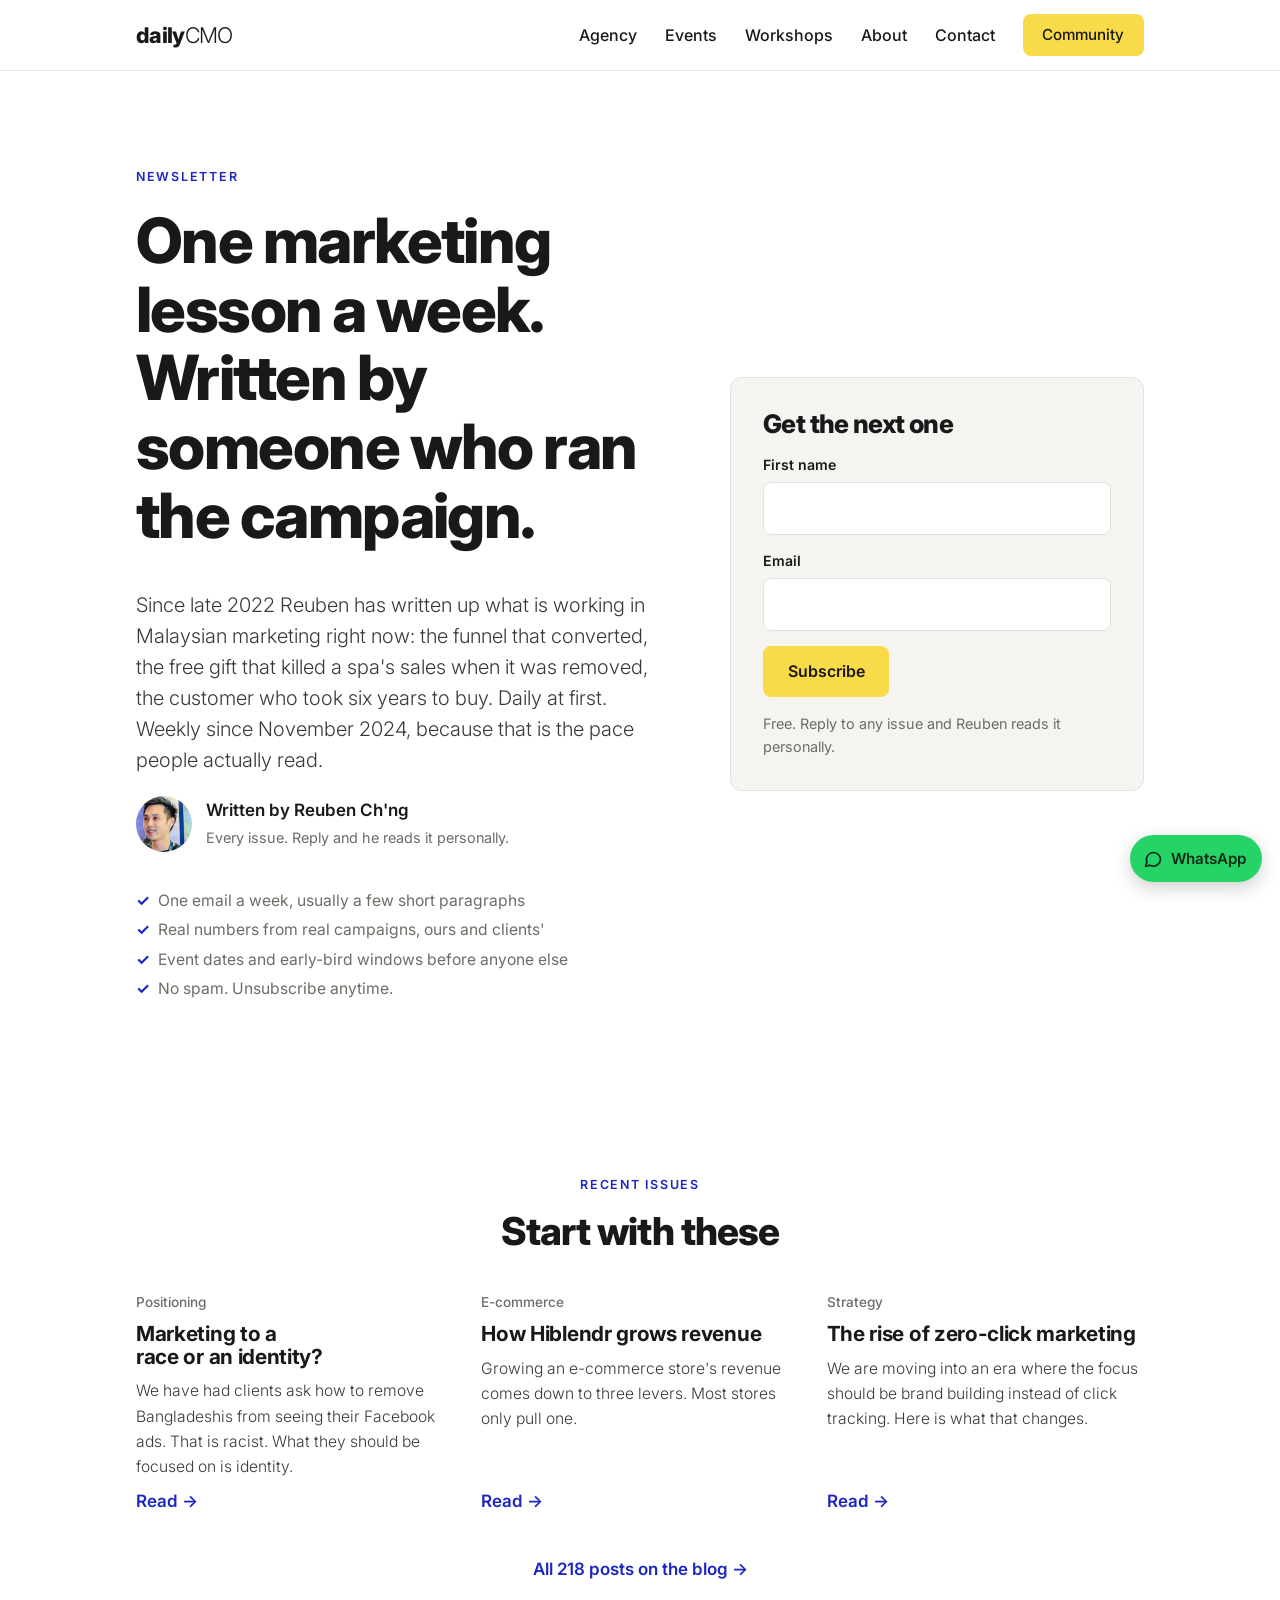
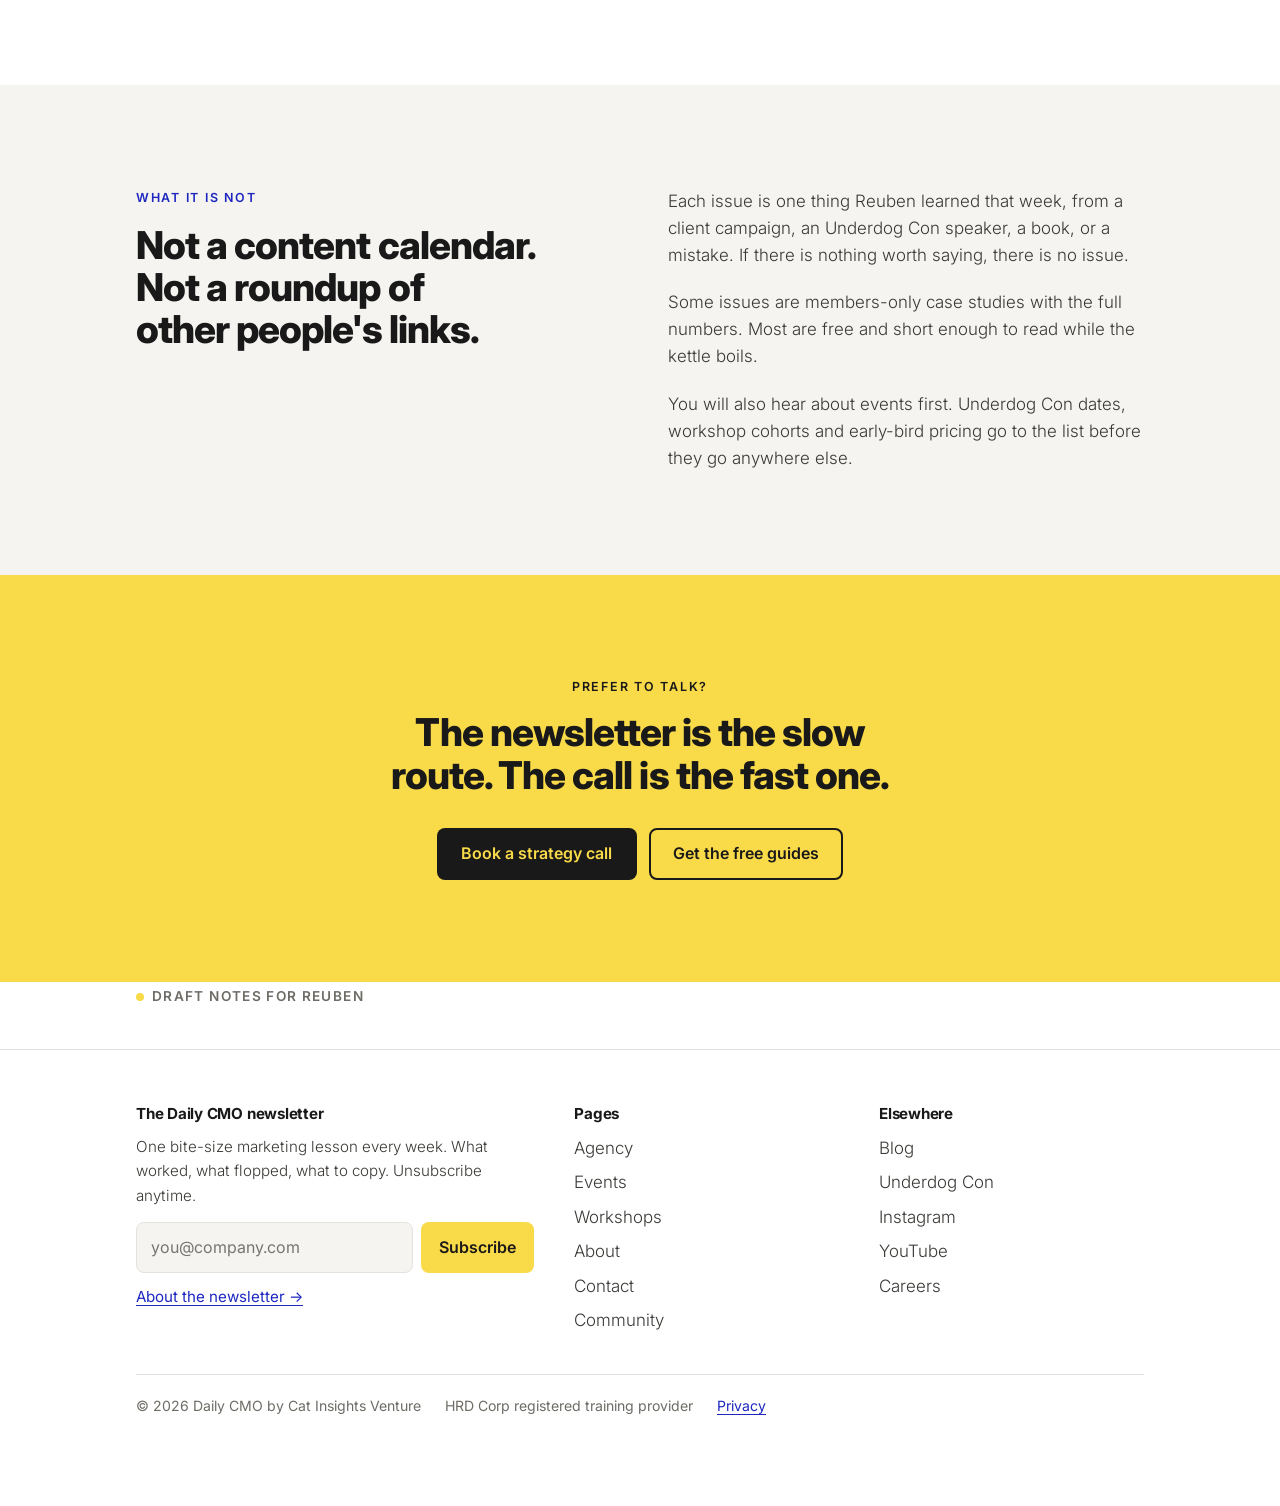
<file: newsletter.html>
<!doctype html>
<html lang="en">
<head>
<meta charset="utf-8">
<meta name="viewport" content="width=device-width, initial-scale=1">
<title>Newsletter | Daily CMO</title>
<meta name="description" content="One bite-size marketing lesson a week from Reuben Ch&#x27;ng. What worked, what flopped, what to copy. No spam, unsubscribe anytime.">
<link rel="preconnect" href="https://fonts.googleapis.com"><link rel="preconnect" href="https://fonts.gstatic.com" crossorigin><link rel="stylesheet" href="https://fonts.googleapis.com/css2?family=Inter:wght@300;400;500;600;800&display=swap">
<link rel="stylesheet" href="assets/site.css">
</head>
<body>
<header class="nav">
  <div class="wrap nav-inner">
    <a class="brand" href="index.html" aria-label="Daily CMO home">daily<span>CMO</span></a>
    <button class="nav-toggle" id="navToggle" aria-expanded="false" aria-controls="navLinks">Menu</button>
    <ul class="nav-links" id="navLinks"><li><a href="agency.html">Agency</a></li><li><a href="events.html">Events</a></li><li><a href="workshops.html">Workshops</a></li><li><a href="about.html">About</a></li><li><a href="contact.html">Contact</a></li><li><a class="btn btn-yellow" href="https://app.dailycmo.net/" target="_blank" rel="noopener">Community</a></li></ul>
  </div>
</header>
<main id="top">
<section class="page-hero">
  <div class="wrap hero-grid">
    <div class="stack">
      <span class="eyebrow" style="margin-bottom:0;">Newsletter</span>
      <h1>One marketing lesson a week. Written by someone who ran the campaign.</h1>
      <p class="lede">Since late 2022 Reuben has written up what is working in Malaysian marketing right now: the funnel that converted, the free gift that killed a spa's sales when it was removed, the customer who took six years to buy. Daily at first. Weekly since November 2024, because that is the pace people actually read.</p>
      <div class="byline"><img class="avatar" src="assets/img/reuben-face.jpg" alt="Reuben Ch'ng"><div><b>Written by Reuben Ch'ng</b><span>Every issue. Reply and he reads it personally.</span></div></div>
      <div class="trust mt-1" style="font-size:0.98rem;">
        <span>One email a week, usually a few short paragraphs</span>
        <span>Real numbers from real campaigns, ours and clients'</span>
        <span>Event dates and early-bird windows before anyone else</span>
        <span>No spam. Unsubscribe anytime.</span>
      </div>
    </div>
    <div class="optin">
      <div class="stack" style="gap:1rem;">
        <h2>Get the next one</h2>
        <form data-sim="newsThanks" novalidate>
          <div class="field"><label for="nName">First name</label><input id="nName" type="text" autocomplete="given-name"></div>
          <div class="field"><label for="nEmail">Email</label><input id="nEmail" type="email" required autocomplete="email"></div>
          <button class="btn btn-yellow" type="submit">Subscribe</button>
          <p class="form-note">Free. Reply to any issue and Reuben reads it personally.</p>
        </form>
        <div id="newsThanks" hidden>
          <h3>You're in.</h3>
          <p class="light mt-1">The welcome email is on its way. The next issue lands this week.</p>
        </div>
      </div>
    </div>
  </div>
</section>

<!-- Sample issues -->
<section>
  <div class="wrap">
    <div class="reading">
      <span class="eyebrow">Recent issues</span>
      <h2>Start with these</h2>
    </div>
    <div class="cases">
      <article class="case">
        <p class="who">Positioning</p>
        <h3>Marketing to a race or an identity?</h3>
        <p>We have had clients ask how to remove Bangladeshis from seeing their Facebook ads. That is racist. What they should be focused on is identity.</p>
        <a class="link-arrow" href="https://blog.dailycmo.net/are-you-marketing-to-a-race-or-an-identity/" target="_blank" rel="noopener">Read →</a>
      </article>
      <article class="case">
        <p class="who">E-commerce</p>
        <h3>How Hiblendr grows revenue</h3>
        <p>Growing an e-commerce store's revenue comes down to three levers. Most stores only pull one.</p>
        <a class="link-arrow" href="https://blog.dailycmo.net/hiblender-grows-revenue/" target="_blank" rel="noopener">Read →</a>
      </article>
      <article class="case">
        <p class="who">Strategy</p>
        <h3>The rise of zero-click marketing</h3>
        <p>We are moving into an era where the focus should be brand building instead of click tracking. Here is what that changes.</p>
        <a class="link-arrow" href="https://blog.dailycmo.net/zero-click-marketing/" target="_blank" rel="noopener">Read →</a>
      </article>
    </div>
    <p class="mt-3"><a class="link-arrow" href="https://blog.dailycmo.net/" target="_blank" rel="noopener">All 218 posts on the blog →</a></p>
  </div>
</section>

<!-- What it is not -->
<section class="alt">
  <div class="wrap two-col top">
    <div>
      <span class="eyebrow">What it is not</span>
      <h2>Not a content calendar. Not a roundup of other people's links.</h2>
    </div>
    <div class="stack light">
      <p>Each issue is one thing Reuben learned that week, from a client campaign, an Underdog Con speaker, a book, or a mistake. If there is nothing worth saying, there is no issue.</p>
      <p>Some issues are members-only case studies with the full numbers. Most are free and short enough to read while the kettle boils.</p>
      <p>You will also hear about events first. Underdog Con dates, workshop cohorts and early-bird pricing go to the list before they go anywhere else.</p>
    </div>
  </div>
</section>

<section class="cta-band">
  <div class="wrap">
    <div class="reading">
      <span class="eyebrow">Prefer to talk?</span>
      <h2>The newsletter is the slow route. The call is the fast one.</h2>
    </div>
    <div class="cta-row">
      <a class="btn btn-dark" href="https://tidycal.com/reuben/strategy-call" target="_blank" rel="noopener">Book a strategy call</a>
      <a class="btn btn-outline" href="index.html#guides">Get the free guides</a>
    </div>
  </div>
</section>

<div class="wrap notes">
  <details>
    <summary>Draft notes for Reuben</summary>
    <ul>
      <li><b>Form</b> is a placeholder. Live: Ghost or GHL form, welcome email comes from the newsletter.</li>
      <li><b>Sample issues</b> are the three from the old homepage. Swap for whatever you want people to read first.</li>
    </ul>
  </details>
</div>
</main>
<footer id="site-footer">
  <div class="wrap">
    <div class="foot">
      <div>
        <h3>The Daily CMO newsletter</h3>
        <p class="small light">One bite-size marketing lesson every week. What worked, what flopped, what to copy. Unsubscribe anytime.</p>
        <form class="news-form" data-sim="footNewsThanks" novalidate>
          <label for="footNewsEmail" style="position:absolute;left:-9999px;">Email</label>
          <input id="footNewsEmail" type="email" placeholder="you@company.com" autocomplete="email">
          <button class="btn btn-yellow" type="submit">Subscribe</button>
        </form>
        <p class="small muted" id="footNewsThanks" hidden style="margin-top:0.5rem;">Subscribed. The next one lands this week.</p>
        <p class="small" style="margin-top:0.75rem;"><a href="newsletter.html">About the newsletter →</a></p>
      </div>
      <div>
        <h3>Pages</h3>
        <ul>
          <li><a href="agency.html">Agency</a></li>
          <li><a href="events.html">Events</a></li>
          <li><a href="workshops.html">Workshops</a></li>
          <li><a href="about.html">About</a></li>
          <li><a href="contact.html">Contact</a></li>
          <li><a href="https://app.dailycmo.net/" target="_blank" rel="noopener">Community</a></li>
        </ul>
      </div>
      <div>
        <h3>Elsewhere</h3>
        <ul>
          <li><a href="https://blog.dailycmo.net/" target="_blank" rel="noopener">Blog</a></li>
          <li><a href="https://underdog.dailycmo.net/" target="_blank" rel="noopener">Underdog Con</a></li>
          <li><a href="https://www.instagram.com/daily.cmo/" target="_blank" rel="noopener">Instagram</a></li>
          <li><a href="https://www.youtube.com/channel/UCx18APgUeI3Ecvn-slOfWSg" target="_blank" rel="noopener">YouTube</a></li>
          <li><a href="https://dailycmo.net/careers/">Careers</a></li>
        </ul>
      </div>
    </div>
    <div class="legal">
      <span>© 2026 Daily CMO by Cat Insights Venture</span>
      <span>HRD Corp registered training provider</span>
      <span><a href="#">Privacy</a></span>
    </div>
  </div>
</footer>
<a class="wa" href="https://wa.me/601647207281" target="_blank" rel="noopener" aria-label="Chat with us on WhatsApp">
  <svg viewBox="0 0 24 24" fill="none" stroke="currentColor" stroke-width="2" stroke-linecap="round" stroke-linejoin="round" aria-hidden="true"><path d="M21 12a8.5 8.5 0 0 1-12.6 7.4L3 21l1.6-5.2A8.5 8.5 0 1 1 21 12z"/></svg>
  WhatsApp
</a>
<script src="assets/site.js"></script>
</body>
</html>
</file>
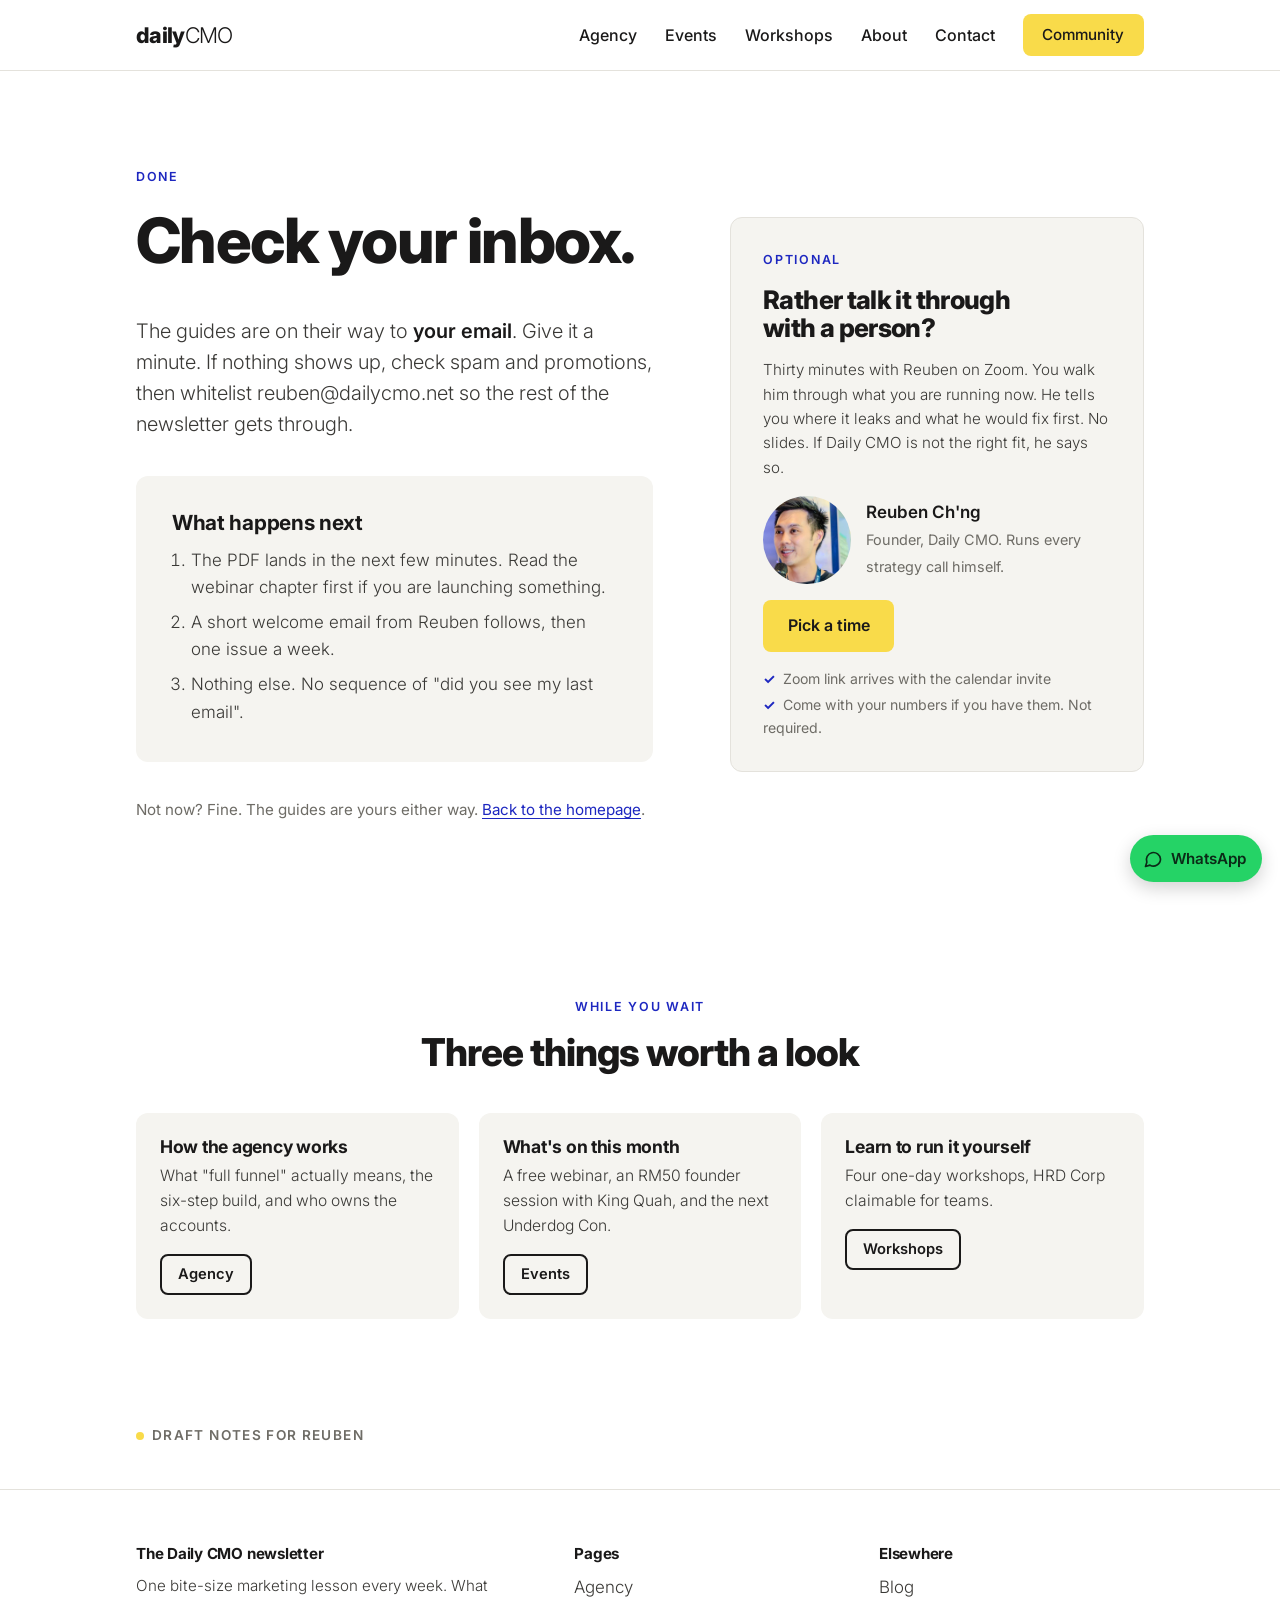
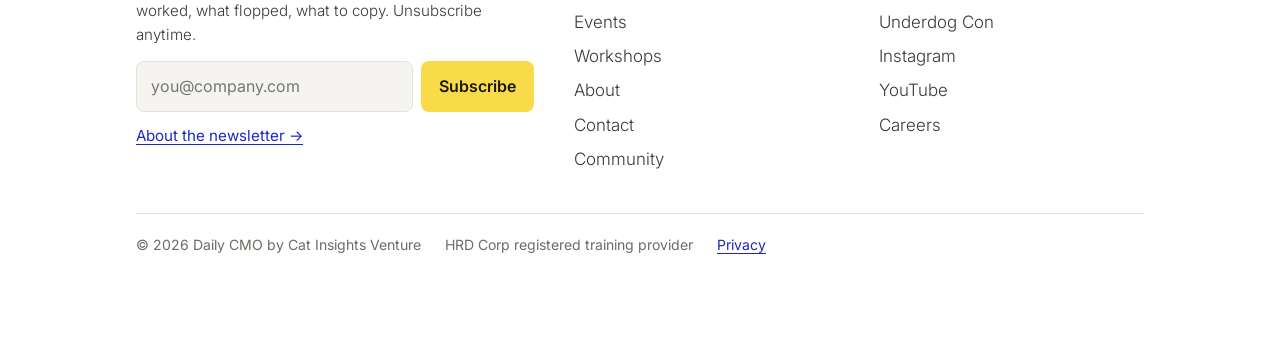
<file: thank-you.html>
<!doctype html>
<html lang="en">
<head>
<meta charset="utf-8">
<meta name="viewport" content="width=device-width, initial-scale=1">
<title>Check your inbox | Daily CMO</title>
<meta name="description" content="Your guides are on the way. Book an optional strategy call with Reuben.">
<link rel="preconnect" href="https://fonts.googleapis.com"><link rel="preconnect" href="https://fonts.gstatic.com" crossorigin><link rel="stylesheet" href="https://fonts.googleapis.com/css2?family=Inter:wght@300;400;500;600;800&display=swap">
<link rel="stylesheet" href="assets/site.css">
</head>
<body>
<header class="nav">
  <div class="wrap nav-inner">
    <a class="brand" href="index.html" aria-label="Daily CMO home">daily<span>CMO</span></a>
    <button class="nav-toggle" id="navToggle" aria-expanded="false" aria-controls="navLinks">Menu</button>
    <ul class="nav-links" id="navLinks"><li><a href="agency.html">Agency</a></li><li><a href="events.html">Events</a></li><li><a href="workshops.html">Workshops</a></li><li><a href="about.html">About</a></li><li><a href="contact.html">Contact</a></li><li><a class="btn btn-yellow" href="https://app.dailycmo.net/" target="_blank" rel="noopener">Community</a></li></ul>
  </div>
</header>
<main id="top">
<!-- Page 2 of the homepage funnel. Live build: this is a GHL page (or GHL redirect target).
     Layout reference from the call: kingkong.co/thank, cut down to two sections. -->
<section class="page-hero">
  <div class="wrap hero-grid">
    <div class="stack">
      <span class="eyebrow" style="margin-bottom:0;">Done</span>
      <h1>Check your inbox.</h1>
      <p class="lede">The guides are on their way to <strong id="thanksEmail">your email</strong>. Give it a minute. If nothing shows up, check spam and promotions, then whitelist reuben@dailycmo.net so the rest of the newsletter gets through.</p>
      <div class="ty-card mt-1">
        <h3>What happens next</h3>
        <ol class="light" style="padding-left:1.2rem; margin:0.75rem 0 0; display:flex; flex-direction:column; gap:0.5rem;">
          <li>The PDF lands in the next few minutes. Read the webinar chapter first if you are launching something.</li>
          <li>A short welcome email from Reuben follows, then one issue a week.</li>
          <li>Nothing else. No sequence of "did you see my last email".</li>
        </ol>
      </div>
      <p class="small muted mt-1">Not now? Fine. The guides are yours either way. <a href="index.html">Back to the homepage</a>.</p>
    </div>

    <div class="optin">
      <div class="stack" style="gap:1rem;">
        <span class="eyebrow" style="margin-bottom:0;">Optional</span>
        <h2>Rather talk it through with a person?</h2>
        <p class="small light">Thirty minutes with Reuben on Zoom. You walk him through what you are running now. He tells you where it leaks and what he would fix first. No slides. If Daily CMO is not the right fit, he says so.</p>
        <div class="byline"><img class="avatar lg" src="assets/img/reuben-face.jpg" alt="Reuben Ch'ng"><div><b>Reuben Ch'ng</b><span>Founder, Daily CMO. Runs every strategy call himself.</span></div></div>
        <a class="btn btn-yellow" href="https://tidycal.com/reuben/strategy-call" target="_blank" rel="noopener">Pick a time</a>
        <div class="trust">
          <span>Zoom link arrives with the calendar invite</span>
          <span>Come with your numbers if you have them. Not required.</span>
        </div>
      </div>
    </div>
  </div>
</section>

<section>
  <div class="wrap">
    <div class="reading">
      <span class="eyebrow">While you wait</span>
      <h2>Three things worth a look</h2>
    </div>
    <div class="info-cards">
      <div class="info-card">
        <h3>How the agency works</h3>
        <p>What "full funnel" actually means, the six-step build, and who owns the accounts.</p>
        <a class="btn btn-outline btn-sm" href="agency.html">Agency</a>
      </div>
      <div class="info-card">
        <h3>What's on this month</h3>
        <p>A free webinar, an RM50 founder session with King Quah, and the next Underdog Con.</p>
        <a class="btn btn-outline btn-sm" href="events.html">Events</a>
      </div>
      <div class="info-card">
        <h3>Learn to run it yourself</h3>
        <p>Four one-day workshops, HRD Corp claimable for teams.</p>
        <a class="btn btn-outline btn-sm" href="workshops.html">Workshops</a>
      </div>
    </div>
  </div>
</section>

<div class="wrap notes">
  <details>
    <summary>Draft notes for Reuben</summary>
    <ul>
      <li><b>This is funnel page 2.</b> Lives in GHL. The homepage opt-in redirects here after the PDF is sent.</li>
      <li><b>Calendar</b>: the button links to TidyCal. If you want the calendar embedded on the page, paste the TidyCal embed under the button.</li>
      <li><b>Layout reference</b> from the call was kingkong.co/thank, cut down to the two sections you asked for.</li>
    </ul>
  </details>
</div>
</main>
<footer id="site-footer">
  <div class="wrap">
    <div class="foot">
      <div>
        <h3>The Daily CMO newsletter</h3>
        <p class="small light">One bite-size marketing lesson every week. What worked, what flopped, what to copy. Unsubscribe anytime.</p>
        <form class="news-form" data-sim="footNewsThanks" novalidate>
          <label for="footNewsEmail" style="position:absolute;left:-9999px;">Email</label>
          <input id="footNewsEmail" type="email" placeholder="you@company.com" autocomplete="email">
          <button class="btn btn-yellow" type="submit">Subscribe</button>
        </form>
        <p class="small muted" id="footNewsThanks" hidden style="margin-top:0.5rem;">Subscribed. The next one lands this week.</p>
        <p class="small" style="margin-top:0.75rem;"><a href="newsletter.html">About the newsletter →</a></p>
      </div>
      <div>
        <h3>Pages</h3>
        <ul>
          <li><a href="agency.html">Agency</a></li>
          <li><a href="events.html">Events</a></li>
          <li><a href="workshops.html">Workshops</a></li>
          <li><a href="about.html">About</a></li>
          <li><a href="contact.html">Contact</a></li>
          <li><a href="https://app.dailycmo.net/" target="_blank" rel="noopener">Community</a></li>
        </ul>
      </div>
      <div>
        <h3>Elsewhere</h3>
        <ul>
          <li><a href="https://blog.dailycmo.net/" target="_blank" rel="noopener">Blog</a></li>
          <li><a href="https://underdog.dailycmo.net/" target="_blank" rel="noopener">Underdog Con</a></li>
          <li><a href="https://www.instagram.com/daily.cmo/" target="_blank" rel="noopener">Instagram</a></li>
          <li><a href="https://www.youtube.com/channel/UCx18APgUeI3Ecvn-slOfWSg" target="_blank" rel="noopener">YouTube</a></li>
          <li><a href="https://dailycmo.net/careers/">Careers</a></li>
        </ul>
      </div>
    </div>
    <div class="legal">
      <span>© 2026 Daily CMO by Cat Insights Venture</span>
      <span>HRD Corp registered training provider</span>
      <span><a href="#">Privacy</a></span>
    </div>
  </div>
</footer>
<a class="wa" href="https://wa.me/601647207281" target="_blank" rel="noopener" aria-label="Chat with us on WhatsApp">
  <svg viewBox="0 0 24 24" fill="none" stroke="currentColor" stroke-width="2" stroke-linecap="round" stroke-linejoin="round" aria-hidden="true"><path d="M21 12a8.5 8.5 0 0 1-12.6 7.4L3 21l1.6-5.2A8.5 8.5 0 1 1 21 12z"/></svg>
  WhatsApp
</a>
<script src="assets/site.js"></script>
</body>
</html>
</file>
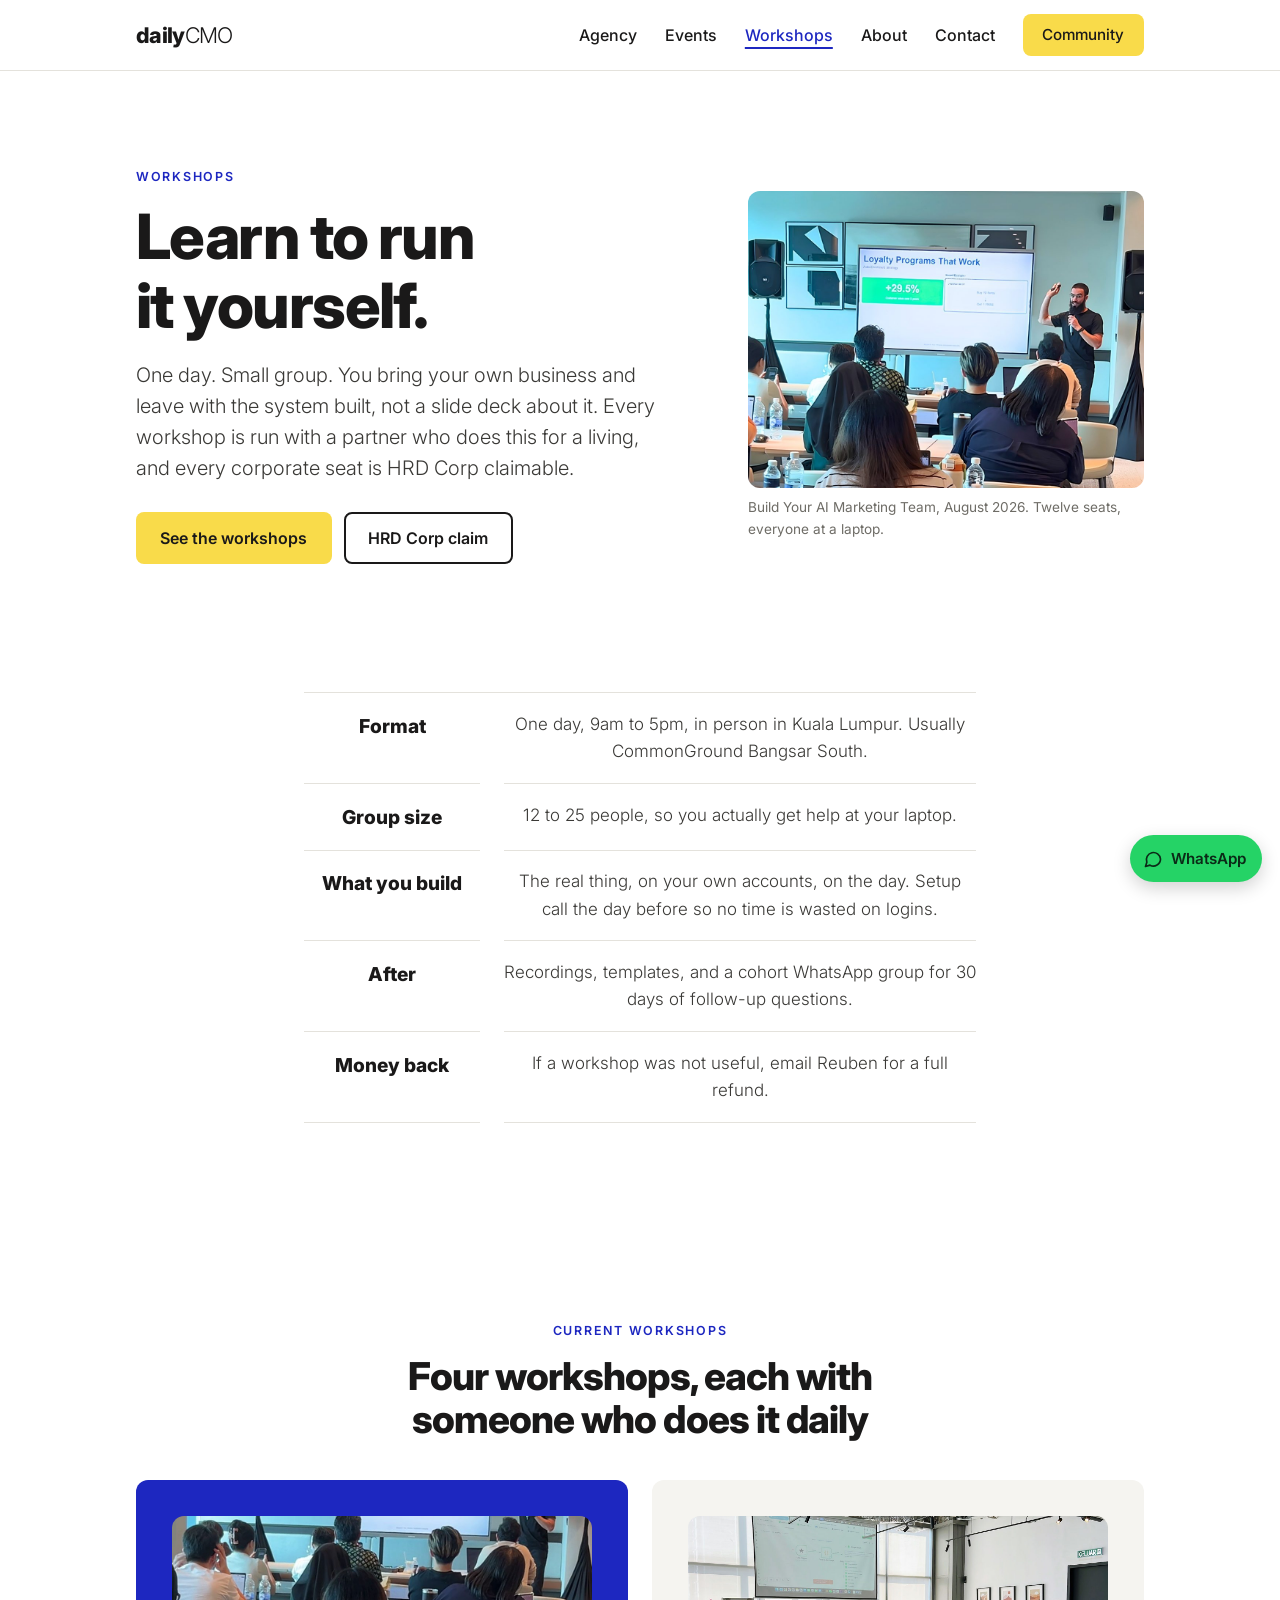
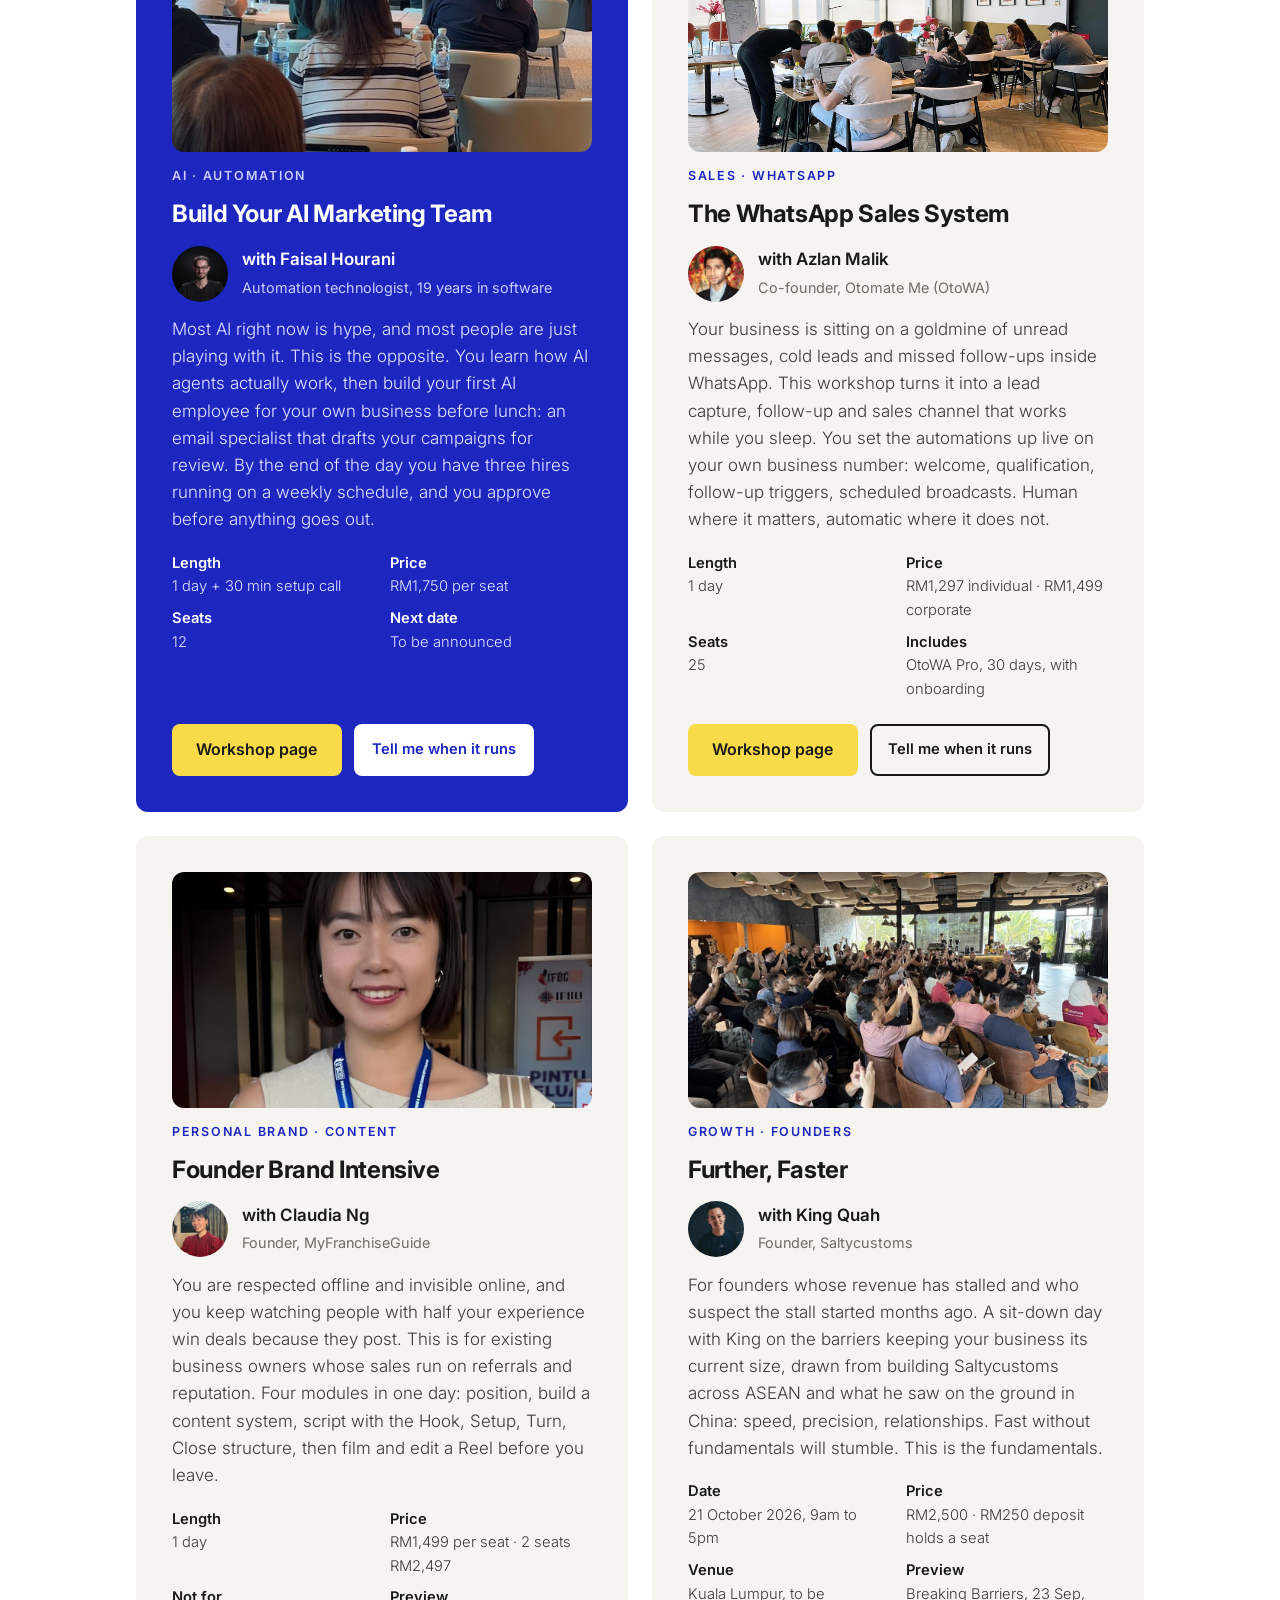
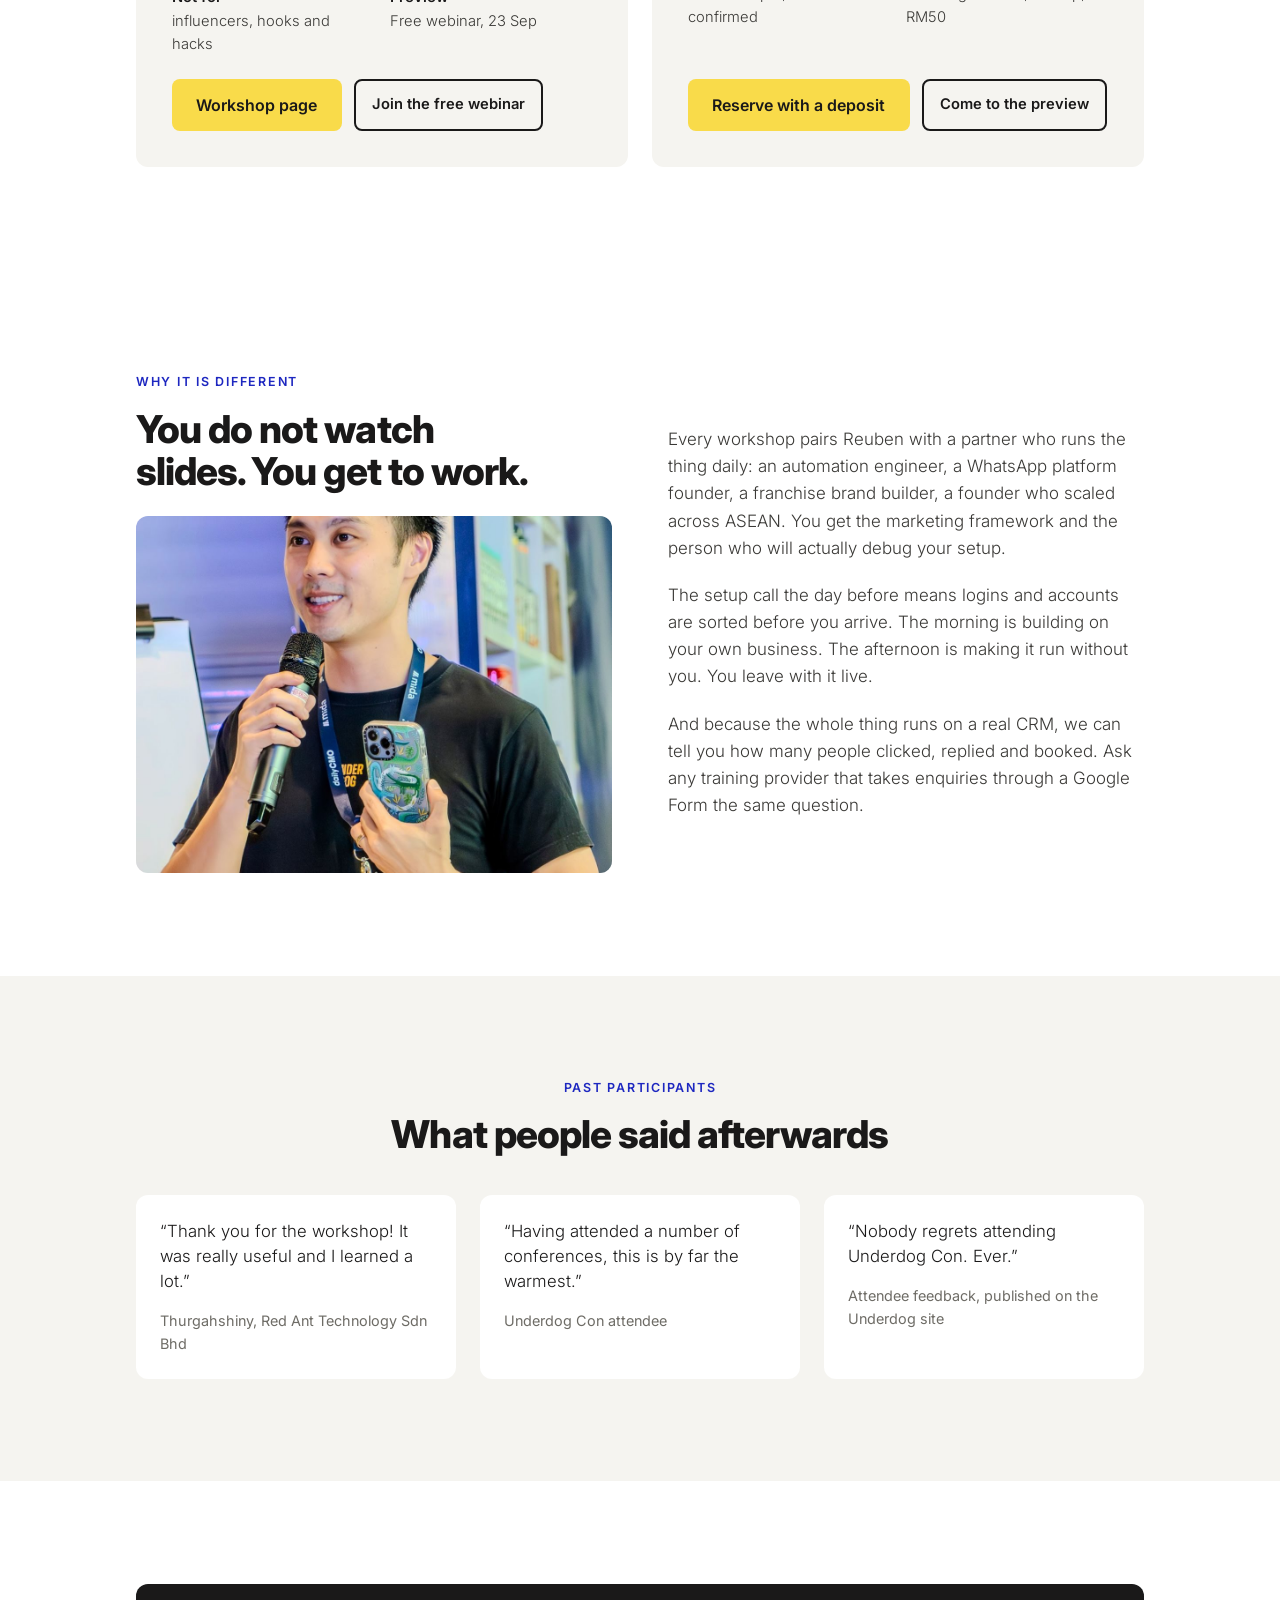
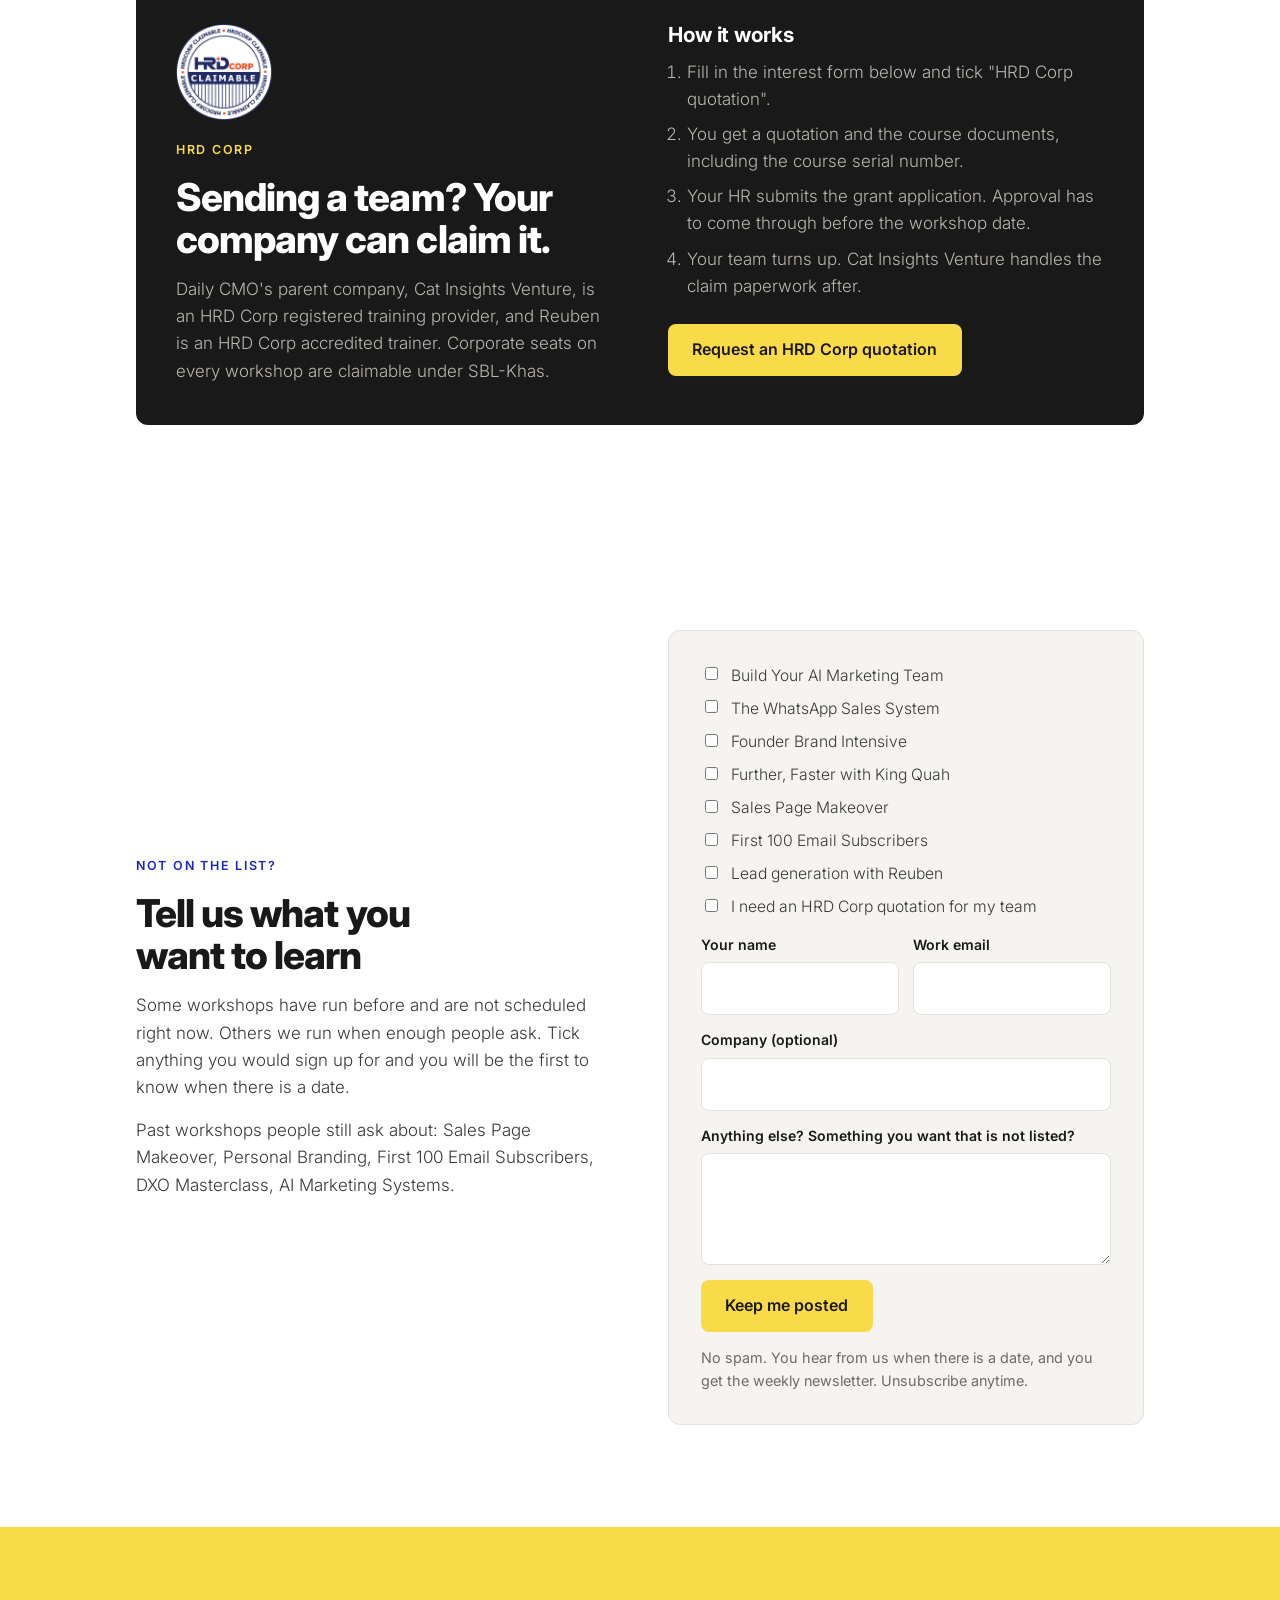
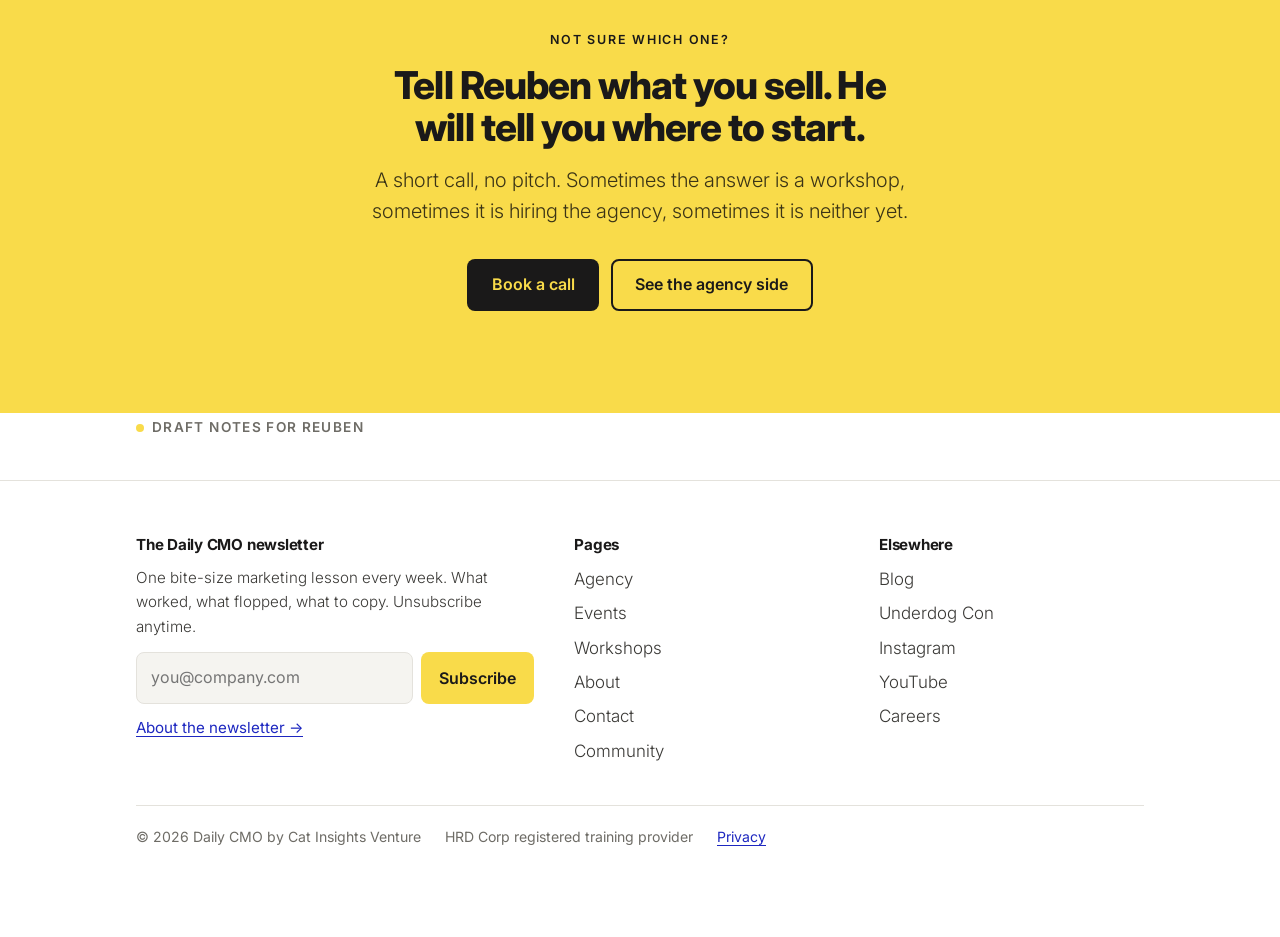
<file: workshops.html>
<!doctype html>
<html lang="en">
<head>
<meta charset="utf-8">
<meta name="viewport" content="width=device-width, initial-scale=1">
<title>Workshops | Daily CMO</title>
<meta name="description" content="One-day, hands-on marketing workshops in Kuala Lumpur, HRD Corp claimable. AI marketing team, WhatsApp sales system, founder brand, growth.">
<link rel="preconnect" href="https://fonts.googleapis.com"><link rel="preconnect" href="https://fonts.gstatic.com" crossorigin><link rel="stylesheet" href="https://fonts.googleapis.com/css2?family=Inter:wght@300;400;500;600;800&display=swap">
<link rel="stylesheet" href="assets/site.css">
</head>
<body>
<header class="nav">
  <div class="wrap nav-inner">
    <a class="brand" href="index.html" aria-label="Daily CMO home">daily<span>CMO</span></a>
    <button class="nav-toggle" id="navToggle" aria-expanded="false" aria-controls="navLinks">Menu</button>
    <ul class="nav-links" id="navLinks"><li><a href="agency.html">Agency</a></li><li><a href="events.html">Events</a></li><li><a href="workshops.html" aria-current="page">Workshops</a></li><li><a href="about.html">About</a></li><li><a href="contact.html">Contact</a></li><li><a class="btn btn-yellow" href="https://app.dailycmo.net/" target="_blank" rel="noopener">Community</a></li></ul>
  </div>
</header>
<main id="top">
<section class="page-hero">
  <div class="wrap hero-photo">
    <div>
      <span class="eyebrow">Workshops</span>
      <h1>Learn to run it yourself.</h1>
      <p class="lede">One day. Small group. You bring your own business and leave with the system built, not a slide deck about it. Every workshop is run with a partner who does this for a living, and every corporate seat is HRD Corp claimable.</p>
      <div class="actions">
        <a class="btn btn-yellow" href="#list">See the workshops</a>
        <a class="btn btn-outline" href="#hrdc">HRD Corp claim</a>
      </div>
    </div>
    <div>
      <div class="photo r-4x3"><img src="assets/img/faisal-presenting.jpg" alt="Faisal Hourani presenting at the AI Marketing Team workshop" loading="lazy"></div>
      <p class="caption">Build Your AI Marketing Team, August 2026. Twelve seats, everyone at a laptop.</p>
    </div>
  </div>
</section>

<!-- Format -->
<section class="tight">
  <div class="wrap">
    <dl class="funnel reading" style="margin-top:0; grid-template-columns: 11rem 1fr;">
      <dt>Format</dt><dd>One day, 9am to 5pm, in person in Kuala Lumpur. Usually CommonGround Bangsar South.</dd>
      <dt>Group size</dt><dd>12 to 25 people, so you actually get help at your laptop.</dd>
      <dt>What you build</dt><dd>The real thing, on your own accounts, on the day. Setup call the day before so no time is wasted on logins.</dd>
      <dt>After</dt><dd>Recordings, templates, and a cohort WhatsApp group for 30 days of follow-up questions.</dd>
      <dt>Money back</dt><dd>If a workshop was not useful, email Reuben for a full refund.</dd>
    </dl>
  </div>
</section>

<!-- Workshop cards -->
<section id="list">
  <div class="wrap">
    <div class="reading">
      <span class="eyebrow">Current workshops</span>
      <h2>Four workshops, each with someone who does it daily</h2>
    </div>
    <div class="wcards">

      <article class="wcard featured" id="ai-marketing-team">
        <div class="wcard-photo"><img src="assets/img/workshop-audience.jpg" alt="Participants at the AI Marketing Team workshop" loading="lazy"></div>
        <span class="eyebrow">AI · Automation</span>
        <h3>Build Your AI Marketing Team</h3>
        <div class="byline"><img class="avatar" src="assets/img/faisal-hourani.jpg" alt=""><div><b>with Faisal Hourani</b><span>Automation technologist, 19 years in software</span></div></div>
        <p>Most AI right now is hype, and most people are just playing with it. This is the opposite. You learn how AI agents actually work, then build your first AI employee for your own business before lunch: an email specialist that drafts your campaigns for review. By the end of the day you have three hires running on a weekly schedule, and you approve before anything goes out.</p>
        <div class="meta">
          <div><b>Length</b><span>1 day + 30 min setup call</span></div>
          <div><b>Price</b><span>RM1,750 per seat</span></div>
          <div><b>Seats</b><span>12</span></div>
          <div><b>Next date</b><span>To be announced</span></div>
        </div>
        <div class="actions">
          <a class="btn btn-yellow" href="#">Workshop page</a>
          <a class="btn btn-white btn-sm" href="#interest">Tell me when it runs</a>
        </div>
      </article>

      <article class="wcard" id="whatsapp-sales-system">
        <div class="wcard-photo"><img src="assets/img/workshop-room.jpg" alt="The WhatsApp Sales System workshop room" loading="lazy"></div>
        <span class="eyebrow">Sales · WhatsApp</span>
        <h3>The WhatsApp Sales System</h3>
        <div class="byline"><img class="avatar" src="assets/img/azlan-malik.jpg" alt=""><div><b>with Azlan Malik</b><span>Co-founder, Otomate Me (OtoWA)</span></div></div>
        <p>Your business is sitting on a goldmine of unread messages, cold leads and missed follow-ups inside WhatsApp. This workshop turns it into a lead capture, follow-up and sales channel that works while you sleep. You set the automations up live on your own business number: welcome, qualification, follow-up triggers, scheduled broadcasts. Human where it matters, automatic where it does not.</p>
        <div class="meta">
          <div><b>Length</b><span>1 day</span></div>
          <div><b>Price</b><span>RM1,297 individual · RM1,499 corporate</span></div>
          <div><b>Seats</b><span>25</span></div>
          <div><b>Includes</b><span>OtoWA Pro, 30 days, with onboarding</span></div>
        </div>
        <div class="actions">
          <a class="btn btn-yellow" href="#">Workshop page</a>
          <a class="btn btn-outline btn-sm" href="#interest">Tell me when it runs</a>
        </div>
      </article>

      <article class="wcard" id="founder-brand">
        <div class="wcard-photo"><img src="assets/img/founder-brand-claudia-2.jpg" alt="Claudia Ng at a franchise industry event" loading="lazy"></div>
        <span class="eyebrow">Personal brand · Content</span>
        <h3>Founder Brand Intensive</h3>
        <div class="byline"><img class="avatar" src="assets/img/claudia-ng.jpg" alt=""><div><b>with Claudia Ng</b><span>Founder, MyFranchiseGuide</span></div></div>
        <p>You are respected offline and invisible online, and you keep watching people with half your experience win deals because they post. This is for existing business owners whose sales run on referrals and reputation. Four modules in one day: position, build a content system, script with the Hook, Setup, Turn, Close structure, then film and edit a Reel before you leave.</p>
        <div class="meta">
          <div><b>Length</b><span>1 day</span></div>
          <div><b>Price</b><span>RM1,499 per seat · 2 seats RM2,497</span></div>
          <div><b>Not for</b><span>influencers, hooks and hacks</span></div>
          <div><b>Preview</b><span>Free webinar, 23 Sep</span></div>
        </div>
        <div class="actions">
          <a class="btn btn-yellow" href="#">Workshop page</a>
          <a class="btn btn-outline btn-sm" href="events.html">Join the free webinar</a>
        </div>
      </article>

      <article class="wcard" id="further-faster">
        <div class="wcard-photo"><img src="assets/img/event-sold-out.jpg" alt="A full room at a Daily CMO founder session" loading="lazy"></div>
        <span class="eyebrow">Growth · Founders</span>
        <h3>Further, Faster</h3>
        <div class="byline"><img class="avatar" src="assets/img/king-quah.jpg" alt=""><div><b>with King Quah</b><span>Founder, Saltycustoms</span></div></div>
        <p>For founders whose revenue has stalled and who suspect the stall started months ago. A sit-down day with King on the barriers keeping your business its current size, drawn from building Saltycustoms across ASEAN and what he saw on the ground in China: speed, precision, relationships. Fast without fundamentals will stumble. This is the fundamentals.</p>
        <div class="meta">
          <div><b>Date</b><span>21 October 2026, 9am to 5pm</span></div>
          <div><b>Price</b><span>RM2,500 · RM250 deposit holds a seat</span></div>
          <div><b>Venue</b><span>Kuala Lumpur, to be confirmed</span></div>
          <div><b>Preview</b><span>Breaking Barriers, 23 Sep, RM50</span></div>
        </div>
        <div class="actions">
          <a class="btn btn-yellow" href="#">Reserve with a deposit</a>
          <a class="btn btn-outline btn-sm" href="https://go.dailycmo.net/breaking/" target="_blank" rel="noopener">Come to the preview</a>
        </div>
      </article>
    </div>
  </div>
</section>

<!-- Why these work -->
<section>
  <div class="wrap two-col">
    <div>
      <span class="eyebrow">Why it is different</span>
      <h2>You do not watch slides. You get to work.</h2>
      <div class="photo r-4x3 mt-2"><img src="assets/img/reuben-speaking.jpg" alt="Reuben Ch'ng with a mic, mid-session" loading="lazy"></div>
    </div>
    <div class="stack light">
      <p>Every workshop pairs Reuben with a partner who runs the thing daily: an automation engineer, a WhatsApp platform founder, a franchise brand builder, a founder who scaled across ASEAN. You get the marketing framework and the person who will actually debug your setup.</p>
      <p>The setup call the day before means logins and accounts are sorted before you arrive. The morning is building on your own business. The afternoon is making it run without you. You leave with it live.</p>
      <p>And because the whole thing runs on a real CRM, we can tell you how many people clicked, replied and booked. Ask any training provider that takes enquiries through a Google Form the same question.</p>
    </div>
  </div>
</section>

<!-- Testimonials -->
<section class="alt">
  <div class="wrap">
    <div class="reading">
      <span class="eyebrow">Past participants</span>
      <h2>What people said afterwards</h2>
    </div>
    <div class="quotes-grid">
      <figure>
        <blockquote>“Thank you for the workshop! It was really useful and I learned a lot.”</blockquote>
        <figcaption>Thurgahshiny, Red Ant Technology Sdn Bhd</figcaption>
      </figure>
      <figure>
        <blockquote>“Having attended a number of conferences, this is by far the warmest.”</blockquote>
        <figcaption>Underdog Con attendee</figcaption>
      </figure>
      <figure>
        <blockquote>“Nobody regrets attending Underdog Con. Ever.”</blockquote>
        <figcaption>Attendee feedback, published on the Underdog site</figcaption>
      </figure>
    </div>
  </div>
</section>

<!-- HRD Corp -->
<section id="hrdc">
  <div class="wrap">
    <div class="dark-block two-col">
      <div>
        <img src="assets/img/hrd-corp-claimable.png" alt="HRD Corp claimable" style="width:96px; margin-bottom:1.25rem;">
        <span class="eyebrow">HRD Corp</span>
        <h2>Sending a team? Your company can claim it.</h2>
        <p class="mt-1">Daily CMO's parent company, Cat Insights Venture, is an HRD Corp registered training provider, and Reuben is an HRD Corp accredited trainer. Corporate seats on every workshop are claimable under SBL-Khas.</p>
      </div>
      <div>
        <h3>How it works</h3>
        <ol class="light" style="padding-left:1.2rem; margin:0.75rem 0 0; display:flex; flex-direction:column; gap:0.5rem;">
          <li>Fill in the interest form below and tick "HRD Corp quotation".</li>
          <li>You get a quotation and the course documents, including the course serial number.</li>
          <li>Your HR submits the grant application. Approval has to come through before the workshop date.</li>
          <li>Your team turns up. Cat Insights Venture handles the claim paperwork after.</li>
        </ol>
        <a class="btn btn-yellow mt-2" href="#interest">Request an HRD Corp quotation</a>
      </div>
    </div>
  </div>
</section>

<!-- Interest form -->
<section id="interest">
  <div class="wrap two-col">
    <div>
      <span class="eyebrow">Not on the list?</span>
      <h2>Tell us what you want to learn</h2>
      <p class="light mt-1">Some workshops have run before and are not scheduled right now. Others we run when enough people ask. Tick anything you would sign up for and you will be the first to know when there is a date.</p>
      <p class="light mt-1">Past workshops people still ask about: Sales Page Makeover, Personal Branding, First 100 Email Subscribers, DXO Masterclass, AI Marketing Systems.</p>
    </div>
    <div class="form-card">
      <form data-sim="interestThanks" novalidate>
        <div class="checks">
          <label><input type="checkbox" name="topic" value="ai-team"> Build Your AI Marketing Team</label>
          <label><input type="checkbox" name="topic" value="whatsapp"> The WhatsApp Sales System</label>
          <label><input type="checkbox" name="topic" value="founder-brand"> Founder Brand Intensive</label>
          <label><input type="checkbox" name="topic" value="further-faster"> Further, Faster with King Quah</label>
          <label><input type="checkbox" name="topic" value="sales-page"> Sales Page Makeover</label>
          <label><input type="checkbox" name="topic" value="email-subs"> First 100 Email Subscribers</label>
          <label><input type="checkbox" name="topic" value="leadgen"> Lead generation with Reuben</label>
          <label><input type="checkbox" name="topic" value="hrdc"> I need an HRD Corp quotation for my team</label>
        </div>
        <div class="field-row">
          <div class="field"><label for="intName">Your name</label><input id="intName" type="text" required autocomplete="name"></div>
          <div class="field"><label for="intEmail">Work email</label><input id="intEmail" type="email" required autocomplete="email"></div>
        </div>
        <div class="field"><label for="intCompany">Company (optional)</label><input id="intCompany" type="text" autocomplete="organization"></div>
        <div class="field"><label for="intNote">Anything else? Something you want that is not listed?</label><textarea id="intNote"></textarea></div>
        <button class="btn btn-yellow" type="submit" style="align-self:flex-start;">Keep me posted</button>
        <p class="form-note">No spam. You hear from us when there is a date, and you get the weekly newsletter. Unsubscribe anytime.</p>
      </form>
      <div id="interestThanks" hidden>
        <h3>Noted.</h3>
        <p class="light mt-1">You will hear from us the moment there is a date. If you asked for an HRD Corp quotation, Mira will send it over with the course documents.</p>
      </div>
    </div>
  </div>
</section>

<section class="cta-band">
  <div class="wrap">
    <div class="reading">
      <span class="eyebrow">Not sure which one?</span>
      <h2>Tell Reuben what you sell. He will tell you where to start.</h2>
      <p class="lede mt-1">A short call, no pitch. Sometimes the answer is a workshop, sometimes it is hiring the agency, sometimes it is neither yet.</p>
    </div>
    <div class="cta-row">
      <a class="btn btn-dark" href="https://tidycal.com/reuben/strategy-call" target="_blank" rel="noopener">Book a call</a>
      <a class="btn btn-outline" href="agency.html">See the agency side</a>
    </div>
  </div>
</section>

<div class="wrap notes">
  <details>
    <summary>Draft notes for Reuben</summary>
    <ul>
      <li><b>Workshop page buttons</b> need each GHL landing page link. Further, Faster deposit page exists in Sidekick.</li>
      <li><b>Next dates</b> for AI Marketing Team, WhatsApp and Founder Brand are "to be announced". Fill in when the next cohorts are set.</li>
      <li><b>Money-back line</b> in the format block: confirm it applies to all four (it was agreed for AI Marketing Team; WhatsApp was undecided in August).</li>
      <li><b>Testimonials</b>: one real workshop quote. Mira is collecting eight from the 3 Sep Founder Brand cohort. Chin Hua Tan, Sit Wai Lee and Eric Loh left reviews on the AI Marketing Team page if you want to reuse them.</li>
      <li><b>Lead generation with Reuben</b> is in the interest form as an option, not as a card, since it has no name or page yet.</li>
    </ul>
  </details>
</div>
</main>
<footer id="site-footer">
  <div class="wrap">
    <div class="foot">
      <div>
        <h3>The Daily CMO newsletter</h3>
        <p class="small light">One bite-size marketing lesson every week. What worked, what flopped, what to copy. Unsubscribe anytime.</p>
        <form class="news-form" data-sim="footNewsThanks" novalidate>
          <label for="footNewsEmail" style="position:absolute;left:-9999px;">Email</label>
          <input id="footNewsEmail" type="email" placeholder="you@company.com" autocomplete="email">
          <button class="btn btn-yellow" type="submit">Subscribe</button>
        </form>
        <p class="small muted" id="footNewsThanks" hidden style="margin-top:0.5rem;">Subscribed. The next one lands this week.</p>
        <p class="small" style="margin-top:0.75rem;"><a href="newsletter.html">About the newsletter →</a></p>
      </div>
      <div>
        <h3>Pages</h3>
        <ul>
          <li><a href="agency.html">Agency</a></li>
          <li><a href="events.html">Events</a></li>
          <li><a href="workshops.html">Workshops</a></li>
          <li><a href="about.html">About</a></li>
          <li><a href="contact.html">Contact</a></li>
          <li><a href="https://app.dailycmo.net/" target="_blank" rel="noopener">Community</a></li>
        </ul>
      </div>
      <div>
        <h3>Elsewhere</h3>
        <ul>
          <li><a href="https://blog.dailycmo.net/" target="_blank" rel="noopener">Blog</a></li>
          <li><a href="https://underdog.dailycmo.net/" target="_blank" rel="noopener">Underdog Con</a></li>
          <li><a href="https://www.instagram.com/daily.cmo/" target="_blank" rel="noopener">Instagram</a></li>
          <li><a href="https://www.youtube.com/channel/UCx18APgUeI3Ecvn-slOfWSg" target="_blank" rel="noopener">YouTube</a></li>
          <li><a href="https://dailycmo.net/careers/">Careers</a></li>
        </ul>
      </div>
    </div>
    <div class="legal">
      <span>© 2026 Daily CMO by Cat Insights Venture</span>
      <span>HRD Corp registered training provider</span>
      <span><a href="#">Privacy</a></span>
    </div>
  </div>
</footer>
<a class="wa" href="https://wa.me/601647207281" target="_blank" rel="noopener" aria-label="Chat with us on WhatsApp">
  <svg viewBox="0 0 24 24" fill="none" stroke="currentColor" stroke-width="2" stroke-linecap="round" stroke-linejoin="round" aria-hidden="true"><path d="M21 12a8.5 8.5 0 0 1-12.6 7.4L3 21l1.6-5.2A8.5 8.5 0 1 1 21 12z"/></svg>
  WhatsApp
</a>
<script src="assets/site.js"></script>
</body>
</html>
</file>
<file: assets/site.css>
/* ------------------------------------------------------------
   Daily CMO website — shared styles (draft, Sep 2026)
   Brand rules from Sidekick/knowledge/brand-visual-style.md + landing-page-design.md:
   Inter only. Heavy titles, light body. White editorial ground.
   Blue #1D27C0 for eyebrows, links, feature tiles. Yellow #F9DB4A only on the button you want clicked.
   Dark #1A1919 for text and the occasional dark block.
   ------------------------------------------------------------ */
:root {
  color-scheme: light;
  --ground: #FFFFFF;
  --ground-2: #F5F4F0;
  --ink: #1A1919;
  --body: #3A3936;
  --muted: #6E6C66;
  --rule: #E4E2DC;
  --blue: #1D27C0;
  --blue-hover: #1620A0;
  --blue-ink: #FFFFFF;
  --blue-soft: #C9CDFF;
  --blue-body: #E3E5FF;
  --blue-link: #1D27C0;
  --yellow: #F9DB4A;
  --yellow-hover: #F2CF25;
  --yellow-ink: #1A1919;
  --yellow-body: #3B3416;
  --dark: #1A1919;
  --dark-2: #262523;
  --on-dark: #FFFFFF;
  --on-dark-muted: #B9B6AE;
  --green: #25D366;
  --focus: #1D27C0;
  --wide: 68rem;
  --reading: 42rem;
  --section: clamp(4rem, 8vw, 6.5rem);
  --gap: 2.5rem;
  --r: 12px;
  --font: "Inter", system-ui, -apple-system, "Segoe UI", Roboto, Arial, sans-serif;
}
* { box-sizing: border-box; }
[hidden] { display: none !important; }
html { scroll-behavior: smooth; }
body { margin: 0; background: var(--ground); color: var(--body); font-family: var(--font); font-size: 1.0625rem; line-height: 1.6; font-weight: 400; -webkit-font-smoothing: antialiased; }
h1, h2, h3, h4 { color: var(--ink); margin: 0; line-height: 1.1; letter-spacing: -0.025em; text-wrap: balance; }
h1 { font-size: clamp(2.4rem, 5.2vw, 3.9rem); font-weight: 800; }
h2 { font-size: clamp(1.7rem, 3.2vw, 2.4rem); font-weight: 800; }
h3 { font-size: 1.3rem; font-weight: 700; letter-spacing: -0.015em; }
h4 { font-size: 1.05rem; font-weight: 700; letter-spacing: -0.01em; }
p { margin: 0; }
strong { color: var(--ink); font-weight: 600; }
a { color: var(--blue-link); text-decoration: underline; text-decoration-thickness: 1px; text-underline-offset: 3px; }
a:hover { text-decoration-thickness: 2px; }
:focus-visible { outline: 3px solid var(--focus); outline-offset: 3px; border-radius: 2px; }
img { max-width: 100%; height: auto; display: block; }

.wrap { width: 100%; max-width: var(--wide); margin-inline: auto; padding-inline: clamp(16px, 4vw, 40px); }
.reading { max-width: var(--reading); }
section > .wrap > .reading:first-child { margin-inline: auto; text-align: center; margin-bottom: var(--gap); }
section > .wrap > .reading:first-child .eyebrow { margin-bottom: 0.9rem; }
section > .wrap > .reading:first-child .lede, section > .wrap > .reading:first-child p { margin-inline: auto; max-width: 38rem; }
section > .wrap > .reading:first-child .faq { text-align: left; }
section > .wrap > .reading:first-child .actions { justify-content: center; }
.page-hero > .wrap > .reading:first-child, .cta-band > .wrap > .reading:first-child { margin-bottom: 0; }
.eyebrow { display: block; font-size: 0.78rem; font-weight: 600; letter-spacing: 0.14em; text-transform: uppercase; color: var(--blue-link); margin-bottom: 1rem; }
.light { font-weight: 300; }
.muted { color: var(--muted); }
.small { font-size: 0.95rem; }
.lede { font-size: clamp(1.1rem, 1.8vw, 1.25rem); font-weight: 300; line-height: 1.55; }
.mt-1 { margin-top: 1rem; } .mt-2 { margin-top: 1.5rem; } .mt-3 { margin-top: 2.5rem; }
section { padding-block: var(--section); }
section.tight { padding-block: clamp(2rem, 5vw, 3.5rem); }
section.alt { background: var(--ground-2); }
section.alt .info-card, section.alt .optin, section.alt .form-card, section.alt .quotes-grid figure, section.alt .tile-photo, section.alt .wcard:not(.featured) { background: var(--ground); }
.stack { display: flex; flex-direction: column; gap: 1.25rem; }
.link-arrow { font-weight: 600; text-decoration: none; }
.link-arrow:hover { text-decoration: underline; }
.actions { display: flex; flex-wrap: wrap; gap: 0.75rem; }

/* Placeholder marker: anything Reuben or Sri still has to fill */
.ph { display: inline-block; font-size: 0.85rem; font-weight: 500; color: var(--muted); border: 1px dashed var(--yellow); border-radius: 6px; padding: 0.25rem 0.5rem; line-height: 1.4; }
.ph-block { display: block; padding: 0.7rem 0.9rem; }
.ph-img { display: flex; align-items: center; justify-content: center; text-align: center; background: var(--ground-2); border: 1px dashed var(--rule); border-radius: var(--r); color: var(--muted); font-size: 0.9rem; aspect-ratio: 4 / 3; max-width: 100%; padding: 1rem; }
.ph-img.wide { aspect-ratio: 16 / 7; }
.ph-img.square { aspect-ratio: 1; }

/* Buttons */
.btn { display: inline-flex; align-items: center; justify-content: center; gap: 0.5rem; font-family: var(--font); font-weight: 600; font-size: 1rem; padding: 0.9rem 1.4rem; border-radius: 8px; border: 2px solid transparent; text-decoration: none; cursor: pointer; line-height: 1.2; transition: background 120ms ease, color 120ms ease, transform 120ms ease; }
.btn:active { transform: translateY(1px); }
.btn-yellow { background: var(--yellow); color: var(--yellow-ink); }
.btn-yellow:hover { background: var(--yellow-hover); color: var(--yellow-ink); }
.btn-outline { background: transparent; color: var(--ink); border-color: var(--ink); }
.btn-outline:hover { background: var(--ink); color: var(--ground); }
.btn-white { background: #FFFFFF; color: var(--blue); }
.btn-white:hover { background: #EEF0FF; color: var(--blue); }
.btn-blue { background: var(--blue); color: #FFFFFF; }
.btn-blue:hover { background: var(--blue-hover); color: #FFFFFF; }
.btn-dark { background: var(--ink); color: var(--ground); }
.btn-dark:hover { background: #000; color: #fff; }
.btn-sm { padding: 0.6rem 1rem; font-size: 0.92rem; }

/* Nav */
.nav { position: sticky; top: env(safe-area-inset-top, 0px); z-index: 20; background: var(--ground); border-bottom: 1px solid var(--rule); }
.nav-inner { display: flex; align-items: center; justify-content: space-between; gap: 1rem; padding-block: 0.9rem; }
.brand { font-weight: 800; font-size: 1.35rem; color: var(--ink); text-decoration: none; letter-spacing: -0.03em; }
.brand span { font-weight: 300; }
.nav-links { display: flex; align-items: center; gap: 1.75rem; list-style: none; margin: 0; padding: 0; }
.nav-links a { color: var(--ink); text-decoration: none; font-weight: 500; font-size: 1rem; }
.nav-links a:hover, .nav-links a[aria-current="page"] { color: var(--blue-link); }
.nav-links a[aria-current="page"] { text-decoration: underline; text-underline-offset: 6px; text-decoration-thickness: 2px; }
.nav-links .btn { padding: 0.6rem 1.1rem; font-size: 0.95rem; }
.nav-links .btn:hover { color: var(--yellow-ink); text-decoration: none; }
.nav-toggle { display: none; background: none; border: 2px solid var(--ink); color: var(--ink); border-radius: 8px; padding: 0.45rem 0.8rem; font: inherit; font-weight: 600; cursor: pointer; }
@media (max-width: 800px) {
  .nav-toggle { display: inline-block; }
  .nav-links { display: none; position: absolute; left: 0; right: 0; top: 100%; flex-direction: column; align-items: flex-start; gap: 0; background: var(--ground); border-bottom: 1px solid var(--rule); padding: 0.5rem clamp(16px, 4vw, 40px) 1.25rem; }
  .nav-links.open { display: flex; }
  .nav-links li { width: 100%; }
  .nav-links a { display: block; padding: 0.8rem 0; font-size: 1.1rem; }
  .nav-links .btn { margin-top: 0.5rem; display: inline-flex; }
}

/* Page hero (inner pages) */
.page-hero { border-top: 0; padding-block: clamp(3rem, 8vw, 6rem) clamp(2.5rem, 6vw, 4.5rem); }
.page-hero .lede { max-width: 40rem; margin-top: 1.25rem; }
.page-hero .actions { margin-top: 1.75rem; }

/* Home hero: copy left, opt-in card right */
.hero { border-top: 0; padding-block: clamp(3.5rem, 9vw, 7rem) clamp(3rem, 7vw, 5.5rem); }
.hero-grid { display: grid; grid-template-columns: minmax(0, 1.25fr) minmax(0, 1fr); gap: clamp(2rem, 6vw, 5rem); align-items: center; }
@media (max-width: 900px) { .hero-grid { grid-template-columns: 1fr; } }
.hero .stack { gap: 1.5rem; }
.hero .lede { max-width: 38rem; }

/* Opt-in card */
.optin { background: var(--ground-2); border: 1px solid var(--rule); border-radius: 12px; padding: clamp(1.4rem, 3vw, 2rem); }
.optin h2 { font-size: 1.6rem; }
.optin ul { margin: 0; padding-left: 1.15rem; }
.optin li { margin-block: 0.25rem; font-weight: 300; font-size: 0.98rem; }
.optin form { display: flex; flex-direction: column; gap: 0.9rem; }
.optin .btn { align-self: flex-start; }
.trust { display: flex; flex-direction: column; gap: 0.25rem; font-size: 0.88rem; color: var(--muted); }
.trust span::before { content: "✓"; color: var(--blue-link); font-weight: 700; margin-right: 0.5rem; }

/* Forms */
form { display: flex; flex-direction: column; gap: 0.9rem; }
.field { display: flex; flex-direction: column; gap: 0.35rem; }
.field label { font-size: 0.88rem; font-weight: 600; color: var(--ink); }
.field input, .field select, .field textarea { font: inherit; font-size: 1rem; padding: 0.8rem 0.9rem; border-radius: 8px; border: 1.5px solid var(--rule); background: var(--ground); color: var(--ink); width: 100%; }
.field textarea { min-height: 7rem; resize: vertical; }
.field input:focus, .field select:focus, .field textarea:focus { border-color: var(--focus); outline: none; box-shadow: 0 0 0 3px color-mix(in srgb, var(--focus) 22%, transparent); }
.field-row { display: grid; grid-template-columns: 1fr 1fr; gap: 0.9rem; }
@media (max-width: 560px) { .field-row { grid-template-columns: 1fr; } }
.checks { display: flex; flex-direction: column; gap: 0.5rem; font-size: 0.98rem; }
.checks label { display: flex; gap: 0.6rem; align-items: flex-start; font-weight: 300; cursor: pointer; }
.checks input { margin-top: 0.3rem; accent-color: var(--blue); }
.form-card { background: var(--ground-2); border: 1px solid var(--rule); border-radius: 12px; padding: clamp(1.4rem, 3vw, 2rem); }
.form-note { font-size: 0.9rem; color: var(--muted); }

/* Logo strip */
.logos { padding-block: 2.5rem; text-align: center; }
.logo-row { display: flex; flex-wrap: wrap; justify-content: center; gap: 0.6rem 2.25rem; align-items: baseline; margin-top: 0.75rem; }
.logo-row span { font-weight: 700; font-size: 1.05rem; color: var(--muted); white-space: nowrap; letter-spacing: -0.01em; }

/* Blue tiles */
.tiles { display: grid; grid-template-columns: 1fr 1fr; gap: 1.25rem; }
@media (max-width: 800px) { .tiles { grid-template-columns: 1fr; } }
.tile { background: var(--blue); color: var(--blue-body); border-radius: var(--r); padding: clamp(1.6rem, 3vw, 2.25rem); display: flex; flex-direction: column; gap: 1rem; }
.tile .eyebrow { color: var(--blue-soft); margin-bottom: 0; }
.tile h2 { color: #FFFFFF; }
.tile p { font-weight: 300; max-width: 34ch; }
.tile ul { list-style: none; margin: 0.25rem 0 0.5rem; padding: 0; }
.tile li { display: grid; grid-template-columns: 4.5rem 1fr; gap: 0.75rem; padding-block: 0.65rem; border-top: 1px solid rgba(255,255,255,0.18); font-size: 0.95rem; }
.tile li b { color: #FFFFFF; font-weight: 600; }
.tile li .when { color: var(--blue-soft); font-weight: 500; font-variant-numeric: tabular-nums; }
.tile .btn { margin-top: auto; align-self: flex-start; }

/* Definition-style list (Traffic / Pages / Follow-up / Sales) */
.funnel { display: grid; grid-template-columns: 9rem 1fr; gap: 0 1.5rem; margin-top: 0; border-top: 1px solid var(--rule); }
.funnel.reading { margin-inline: auto; }
.funnel dt { font-weight: 800; color: var(--ink); font-size: 1.2rem; padding-block: 1.1rem; border-bottom: 1px solid var(--rule); }
.funnel dd { margin: 0; padding-block: 1.1rem; border-bottom: 1px solid var(--rule); font-weight: 300; }
@media (max-width: 560px) {
  .funnel { grid-template-columns: 1fr; }
  .funnel dt { padding-bottom: 0.2rem; border-bottom: 0; }
  .funnel dd { padding-top: 0; }
}

/* Numbered steps (real sequences only) */
.steps-list { list-style: none; margin: 0; padding: 0; counter-reset: step; display: grid; grid-template-columns: repeat(3, 1fr); gap: 1.5rem 2rem; }
@media (max-width: 900px) { .steps-list { grid-template-columns: 1fr 1fr; } }
@media (max-width: 560px) { .steps-list { grid-template-columns: 1fr; } }
.steps-list li { counter-increment: step; border-top: 2px solid var(--ink); padding-top: 0.9rem; }
.steps-list li::before { content: counter(step, decimal-leading-zero); display: block; font-size: 0.8rem; font-weight: 700; letter-spacing: 0.12em; color: var(--blue-link); margin-bottom: 0.5rem; }
.steps-list h3 { font-size: 1.1rem; margin-bottom: 0.35rem; }
.steps-list p { font-size: 0.98rem; font-weight: 300; }

/* Case studies */
.cases { display: grid; grid-template-columns: repeat(3, 1fr); gap: 1.75rem; margin-top: 0; }
@media (max-width: 900px) { .cases { grid-template-columns: 1fr; gap: 1.5rem; } }
.case { display: flex; flex-direction: column; gap: 0.6rem; }
.case .who { font-size: 0.85rem; color: var(--muted); font-weight: 500; }
.case .stat { font-size: clamp(2.2rem, 4vw, 2.8rem); font-weight: 800; color: var(--ink); line-height: 1; letter-spacing: -0.03em; }
.case .stat small { display: block; font-size: 0.92rem; font-weight: 400; color: var(--muted); letter-spacing: 0; margin-top: 0.4rem; line-height: 1.4; }
.case p { font-size: 0.98rem; font-weight: 300; }
.case a { margin-top: auto; }


/* Case study covers: typographic, consistent, swappable for a real screenshot later */
.case-cover { aspect-ratio: 16 / 10; margin-bottom: 0.4rem; border-radius: 12px; padding: 1.25rem; display: flex; flex-direction: column; justify-content: space-between; margin-bottom: 0.9rem; overflow: hidden; position: relative; }
.case-cover .mark { font-weight: 800; font-size: clamp(1.4rem, 2.2vw, 1.85rem); letter-spacing: -0.03em; line-height: 1.05; text-wrap: balance; }
.case-cover .tag { font-size: 0.72rem; font-weight: 600; letter-spacing: 0.12em; text-transform: uppercase; opacity: 0.8; }
.case-cover::after { content: ""; position: absolute; right: -18%; bottom: -35%; width: 62%; aspect-ratio: 1; border-radius: 50%; background: currentColor; opacity: 0.08; }
.case-cover.c-blue { background: var(--blue); color: #FFFFFF; }
.case-cover.c-dark { background: var(--dark); color: var(--yellow); }
.case-cover.c-yellow { background: var(--yellow); color: var(--yellow-ink); }
.case-cover.c-grey { background: var(--ground-2); color: var(--ink); }
.case-cover.c-grey::after { opacity: 0.06; }
.case { border-top: 0; padding-top: 0; }

/* Proof numbers */
.proof { display: grid; grid-template-columns: repeat(4, 1fr); gap: 2rem; margin-top: 0; }
@media (max-width: 900px) { .proof { grid-template-columns: 1fr 1fr; } }
@media (max-width: 520px) { .proof { grid-template-columns: 1fr; } }
.proof .num { font-size: clamp(2.4rem, 4.5vw, 3.4rem); font-weight: 800; color: var(--ink); line-height: 1; letter-spacing: -0.03em; }
.proof p { margin-top: 0.6rem; font-weight: 300; font-size: 0.98rem; }

/* Quote */
.quote { max-width: 46rem; }
.quote blockquote { margin: 0; font-size: clamp(1.35rem, 2.6vw, 1.85rem); font-weight: 300; line-height: 1.35; color: var(--ink); letter-spacing: -0.01em; }
.quote figcaption { margin-top: 1rem; color: var(--muted); font-size: 0.95rem; }
.quotes-grid { display: grid; grid-template-columns: repeat(3, 1fr); gap: 1.5rem; margin-top: 0; }
@media (max-width: 900px) { .quotes-grid { grid-template-columns: 1fr; } }
.quotes-grid figure { margin: 0; background: var(--ground-2); border-radius: 12px; padding: 1.5rem; }
.quotes-grid blockquote { margin: 0; font-weight: 300; color: var(--ink); font-size: 1.05rem; line-height: 1.5; }
.quotes-grid figcaption { margin-top: 0.9rem; font-size: 0.9rem; color: var(--muted); }

/* FAQ */
.faq { margin-top: 0; border-top: 1px solid var(--rule); text-align: left; }
section > .wrap > p.mt-3, section > .wrap > p.mt-2, section > .wrap > p.small { text-align: center; }
section > .wrap > p.reading { margin-inline: auto; }
.faq details { border-bottom: 1px solid var(--rule); }
.faq summary { list-style: none; cursor: pointer; padding: 1.1rem 0; font-weight: 700; font-size: 1.15rem; color: var(--ink); display: flex; justify-content: space-between; align-items: center; gap: 1rem; }
.faq summary::-webkit-details-marker { display: none; }
.faq summary::after { content: "+"; font-weight: 300; font-size: 1.6rem; color: var(--muted); flex: none; }
.faq details[open] summary::after { content: "–"; }
.faq details p { padding-bottom: 1.25rem; max-width: 40rem; font-weight: 300; }

/* Event list (Basecamp classes style) */
.event-list { list-style: none; margin: 0; padding: 0; border-top: 1px solid var(--rule); }
.event-list li { display: grid; grid-template-columns: 7rem 1fr auto; gap: 1rem 1.5rem; align-items: center; padding-block: 1.25rem; border-bottom: 1px solid var(--rule); }
@media (max-width: 760px) { .event-list li { grid-template-columns: 1fr; gap: 0.5rem; } }
.event-list .date { font-weight: 800; color: var(--ink); font-size: 1.2rem; line-height: 1.1; letter-spacing: -0.02em; font-variant-numeric: tabular-nums; }
.event-list .date small { display: block; font-size: 0.8rem; font-weight: 600; color: var(--muted); letter-spacing: 0.08em; text-transform: uppercase; margin-top: 0.2rem; }
.event-list h3 { font-size: 1.15rem; }
.event-list .meta { font-size: 0.95rem; color: var(--muted); margin-top: 0.25rem; font-weight: 300; }
.event-list .tag { display: inline-block; font-size: 0.75rem; font-weight: 600; letter-spacing: 0.08em; text-transform: uppercase; color: var(--blue-link); margin-right: 0.5rem; }

/* Editions table */
.table-wrap { overflow-x: auto; margin-top: 0; }
table { width: 100%; border-collapse: collapse; font-size: 0.98rem; }
th, td { text-align: left; padding: 0.85rem 0.75rem; border-bottom: 1px solid var(--rule); vertical-align: top; }
th { font-size: 0.78rem; font-weight: 600; letter-spacing: 0.1em; text-transform: uppercase; color: var(--muted); }
td { font-weight: 300; }
td b { color: var(--ink); font-weight: 600; }
td:first-child { white-space: nowrap; font-variant-numeric: tabular-nums; }

/* Workshop cards */
.wcards { display: grid; grid-template-columns: 1fr 1fr; gap: 1.5rem; margin-top: 0; }
@media (max-width: 860px) { .wcards { grid-template-columns: 1fr; } }
.wcard { display: flex; flex-direction: column; gap: 0.9rem; background: var(--ground-2); border-radius: var(--r); padding: clamp(1.5rem, 3vw, 2.25rem); }
.wcard.featured { background: var(--blue); color: var(--blue-body); }
.wcard.featured h3, .wcard.featured .meta b { color: #fff; }
.wcard.featured .eyebrow { color: var(--blue-soft); }
.wcard.featured .who { color: var(--blue-soft); }
.wcard .eyebrow { margin-bottom: 0; }
.wcard h3 { font-size: 1.5rem; }
.wcard .who { font-size: 0.9rem; color: var(--muted); font-weight: 500; }
.wcard p { font-weight: 300; }
.wcard .meta { display: grid; grid-template-columns: 1fr 1fr; gap: 0.5rem 1rem; font-size: 0.92rem; margin-top: 0.25rem; }
.wcard .meta b { display: block; font-weight: 600; color: var(--ink); }
.wcard .meta span { font-weight: 300; }
.wcard .actions { margin-top: auto; padding-top: 0.5rem; }

/* Team */
.team { display: grid; grid-template-columns: repeat(3, 1fr); gap: 2rem; margin-top: 0; }
@media (max-width: 860px) { .team { grid-template-columns: 1fr; } }
.member .ph-img { aspect-ratio: 1; max-width: 16rem; }
.member h3 { margin-top: 1rem; }
.member .role { font-size: 0.9rem; color: var(--blue-link); font-weight: 600; margin-top: 0.2rem; }
.member p { font-weight: 300; font-size: 0.98rem; margin-top: 0.6rem; }

/* Principles */
.principles { display: grid; grid-template-columns: 1fr 1fr; gap: 1.5rem 3rem; margin-top: 0; }
@media (max-width: 760px) { .principles { grid-template-columns: 1fr; } }
.principles div { border-top: 2px solid var(--ink); padding-top: 0.9rem; }
.principles h3 { font-size: 1.15rem; margin-bottom: 0.4rem; }
.principles p { font-weight: 300; font-size: 0.98rem; }

/* Two columns */
.two-col { display: grid; grid-template-columns: 1fr 1fr; gap: clamp(2rem, 5vw, 3.5rem); align-items: center; }
.two-col.top { align-items: start; }
@media (max-width: 860px) { .two-col { grid-template-columns: 1fr; } }

/* Info cards */
.info-cards { display: grid; grid-template-columns: repeat(3, 1fr); gap: 1.25rem; margin-top: 0; }
@media (max-width: 860px) { .info-cards { grid-template-columns: 1fr; } }
.info-card { background: var(--ground-2); border-radius: 12px; padding: 1.5rem; }
.info-card h3 { font-size: 1.1rem; margin-bottom: 0.4rem; }
.info-card p { font-size: 0.98rem; font-weight: 300; }
.info-card .btn { margin-top: 1rem; }


/* ---------- Photos ---------- */
.photo { border-radius: var(--r); overflow: hidden; background: var(--ground-2); }
.two-col > .photo { align-self: stretch; aspect-ratio: auto; min-height: 22rem; }
@media (max-width: 860px) { .two-col > .photo { min-height: 0; aspect-ratio: 4 / 3; } }
.photo img { width: 100%; height: 100%; object-fit: cover; display: block; }
.photo.r-16x9 { aspect-ratio: 16 / 9; } .photo.r-4x3 { aspect-ratio: 4 / 3; } .photo.r-3x4 { aspect-ratio: 3 / 4; } .photo.r-1x1 { aspect-ratio: 1; } .photo.r-21x9 { aspect-ratio: 21 / 9; }
.caption { font-size: 0.85rem; color: var(--muted); margin-top: 0.6rem; }
.photo-band { padding-block: 0 1rem; }
.photo-band .photo { border-radius: var(--r); }
.mosaic { display: grid; grid-template-columns: 2fr 1fr 1fr; grid-auto-rows: 230px; gap: 0.75rem; margin-top: 0; }
.mosaic .photo { height: 100%; }
.mosaic .photo:first-child { grid-row: span 2; }
.mosaic .photo img { height: 100%; }
@media (max-width: 760px) { .mosaic { grid-template-columns: 1fr 1fr; grid-auto-rows: 150px; } .mosaic .photo:first-child { grid-column: span 2; grid-row: auto; } }
.avatar { width: 56px; height: 56px; border-radius: 50%; object-fit: cover; flex: none; }
.avatar.lg { width: 88px; height: 88px; }
.avatar.xl { width: 120px; height: 120px; }
.byline { display: flex; align-items: center; gap: 0.9rem; }
.byline b { display: block; color: var(--ink); font-weight: 600; }
.byline span { font-size: 0.9rem; color: var(--muted); }
.speakers { display: flex; flex-wrap: wrap; gap: 1.25rem 2rem; margin-top: 1.75rem; }
.speakers .byline { min-width: 14rem; }

/* Tile with a photo */
.tile .tile-photo { border-radius: var(--r); overflow: hidden; aspect-ratio: 16 / 8; margin-top: 0.25rem; }
.tile .tile-photo img { width: 100%; height: 100%; object-fit: cover; display: block; }

/* Inner-page hero with photo */
.hero-photo { display: grid; grid-template-columns: minmax(0, 1.15fr) minmax(0, 0.85fr); gap: clamp(2rem, 6vw, 5rem); align-items: center; }
@media (max-width: 900px) { .hero-photo { grid-template-columns: 1fr; } }

/* Workshop card photo */
.wcard-photo { border-radius: var(--r); overflow: hidden; aspect-ratio: 16 / 9; }
.wcard-photo img { width: 100%; height: 100%; object-fit: cover; display: block; }
.wcard .byline { margin-top: 0.25rem; }
.wcard.featured .byline b { color: #fff; } .wcard.featured .byline span { color: var(--blue-soft); }

/* Case study cards with a tonal panel instead of a missing number */
.case .result { font-size: 1.05rem; font-weight: 600; color: var(--ink); line-height: 1.35; }

/* Logo strip as neutral wordmarks until logo files arrive */
.logo-row span { font-size: 0.98rem; }

/* Notes for Reuben: the one place drafting comments live on a page */
.notes { padding-block: 0 2.5rem; }
.notes details { max-width: var(--reading); }
.notes summary { cursor: pointer; font-size: 0.85rem; font-weight: 600; letter-spacing: 0.1em; text-transform: uppercase; color: var(--muted); list-style: none; display: inline-flex; align-items: center; gap: 0.5rem; }
.notes summary::-webkit-details-marker { display: none; }
.notes summary::before { content: ""; width: 8px; height: 8px; border-radius: 50%; background: var(--yellow); }
.notes ul { margin: 1rem 0 0; padding-left: 1.1rem; font-size: 0.92rem; color: var(--muted); display: flex; flex-direction: column; gap: 0.35rem; font-weight: 300; }
.notes li b { color: var(--body); font-weight: 600; }

/* Yellow CTA band */
.cta-band { background: var(--yellow); color: var(--yellow-body); text-align: center; }
.cta-band .steps { text-align: left; max-width: 60rem; margin-inline: auto; }
.cta-band .cta-row { justify-content: center; }
.cta-band .eyebrow { color: var(--yellow-ink); }
.cta-band h2 { color: var(--yellow-ink); }
.cta-band .lede { color: var(--yellow-body); }
.cta-band .btn-outline { border-color: var(--yellow-ink); color: var(--yellow-ink); }
.cta-band .btn-outline:hover { background: var(--yellow-ink); color: var(--yellow); }
.cta-band .btn-dark { background: var(--yellow-ink); color: var(--yellow); }
.cta-band .btn-dark:hover { background: #000; color: var(--yellow); }
.cta-band .steps { display: grid; grid-template-columns: repeat(3, 1fr); gap: 1.25rem; margin-top: var(--gap); }
@media (max-width: 760px) { .cta-band .steps { grid-template-columns: 1fr; } }
.cta-band .step { border-top: 2px solid var(--yellow-ink); padding-top: 0.9rem; }
.cta-band .step b { display: block; color: var(--yellow-ink); font-weight: 700; margin-bottom: 0.3rem; }
.cta-band .step p { font-size: 0.98rem; font-weight: 400; }
.cta-row { display: flex; flex-wrap: wrap; gap: 0.75rem; margin-top: 2rem; }

/* Dark block */
.dark-block.two-col { align-items: start; }
.dark-block { background: var(--dark); color: var(--on-dark-muted); border-radius: var(--r); padding: clamp(1.6rem, 3.5vw, 2.5rem); }
.dark-block h2, .dark-block h3 { color: var(--on-dark); }
.dark-block .eyebrow { color: var(--yellow); }
.dark-block p { font-weight: 300; }
.dark-block a:not(.btn) { color: var(--on-dark); }

/* Footer */
footer { border-top: 1px solid var(--rule); padding-block: 3.5rem 5.5rem; }
.foot { display: grid; grid-template-columns: 1.5fr 1fr 1fr; gap: 2.5rem; }
@media (max-width: 760px) { .foot { grid-template-columns: 1fr; } }
.foot h3 { font-size: 0.95rem; margin-bottom: 0.75rem; }
.foot ul { list-style: none; margin: 0; padding: 0; display: flex; flex-direction: column; gap: 0.45rem; }
.foot ul a { color: var(--body); text-decoration: none; font-weight: 300; }
.foot ul a:hover { color: var(--blue-link); text-decoration: underline; }
.news-form { flex-direction: row; gap: 0.5rem; margin-top: 0.85rem; max-width: 26rem; }
.news-form input { flex: 1; min-width: 0; font: inherit; font-size: 1rem; padding: 0.75rem 0.85rem; border-radius: 8px; border: 1.5px solid var(--rule); background: var(--ground-2); color: var(--ink); }
.news-form .btn { padding: 0.7rem 1rem; }
.legal { margin-top: 2.5rem; padding-top: 1.25rem; border-top: 1px solid var(--rule); font-size: 0.88rem; color: var(--muted); display: flex; flex-wrap: wrap; gap: 0.5rem 1.5rem; }

/* WhatsApp bubble: stays for now (15 Sep call). Planned to retire for form + calendar. */
.wa { position: fixed; right: 18px; bottom: calc(18px + env(safe-area-inset-bottom, 0px)); z-index: 30; display: inline-flex; align-items: center; gap: 0.5rem; background: var(--green); color: #0B2A17; text-decoration: none; font-weight: 600; font-size: 0.95rem; padding: 0.7rem 1rem 0.7rem 0.8rem; border-radius: 999px; box-shadow: 0 6px 18px rgba(0,0,0,0.18); }
.wa svg { width: 20px; height: 20px; }
.wa:hover { background: #1FBF5A; color: #0B2A17; }

/* Thank-you page */
.ty-card { background: var(--ground-2); border-radius: var(--r); padding: clamp(1.5rem, 3vw, 2.25rem); }
.ty-cal { border: 1px solid var(--rule); border-radius: 12px; overflow: hidden; background: var(--ground); min-height: 20rem; display: flex; align-items: center; justify-content: center; text-align: center; padding: 1.5rem; color: var(--muted); }

@media (prefers-reduced-motion: reduce) { .btn { transition: none; } html { scroll-behavior: auto; } }
</file>
